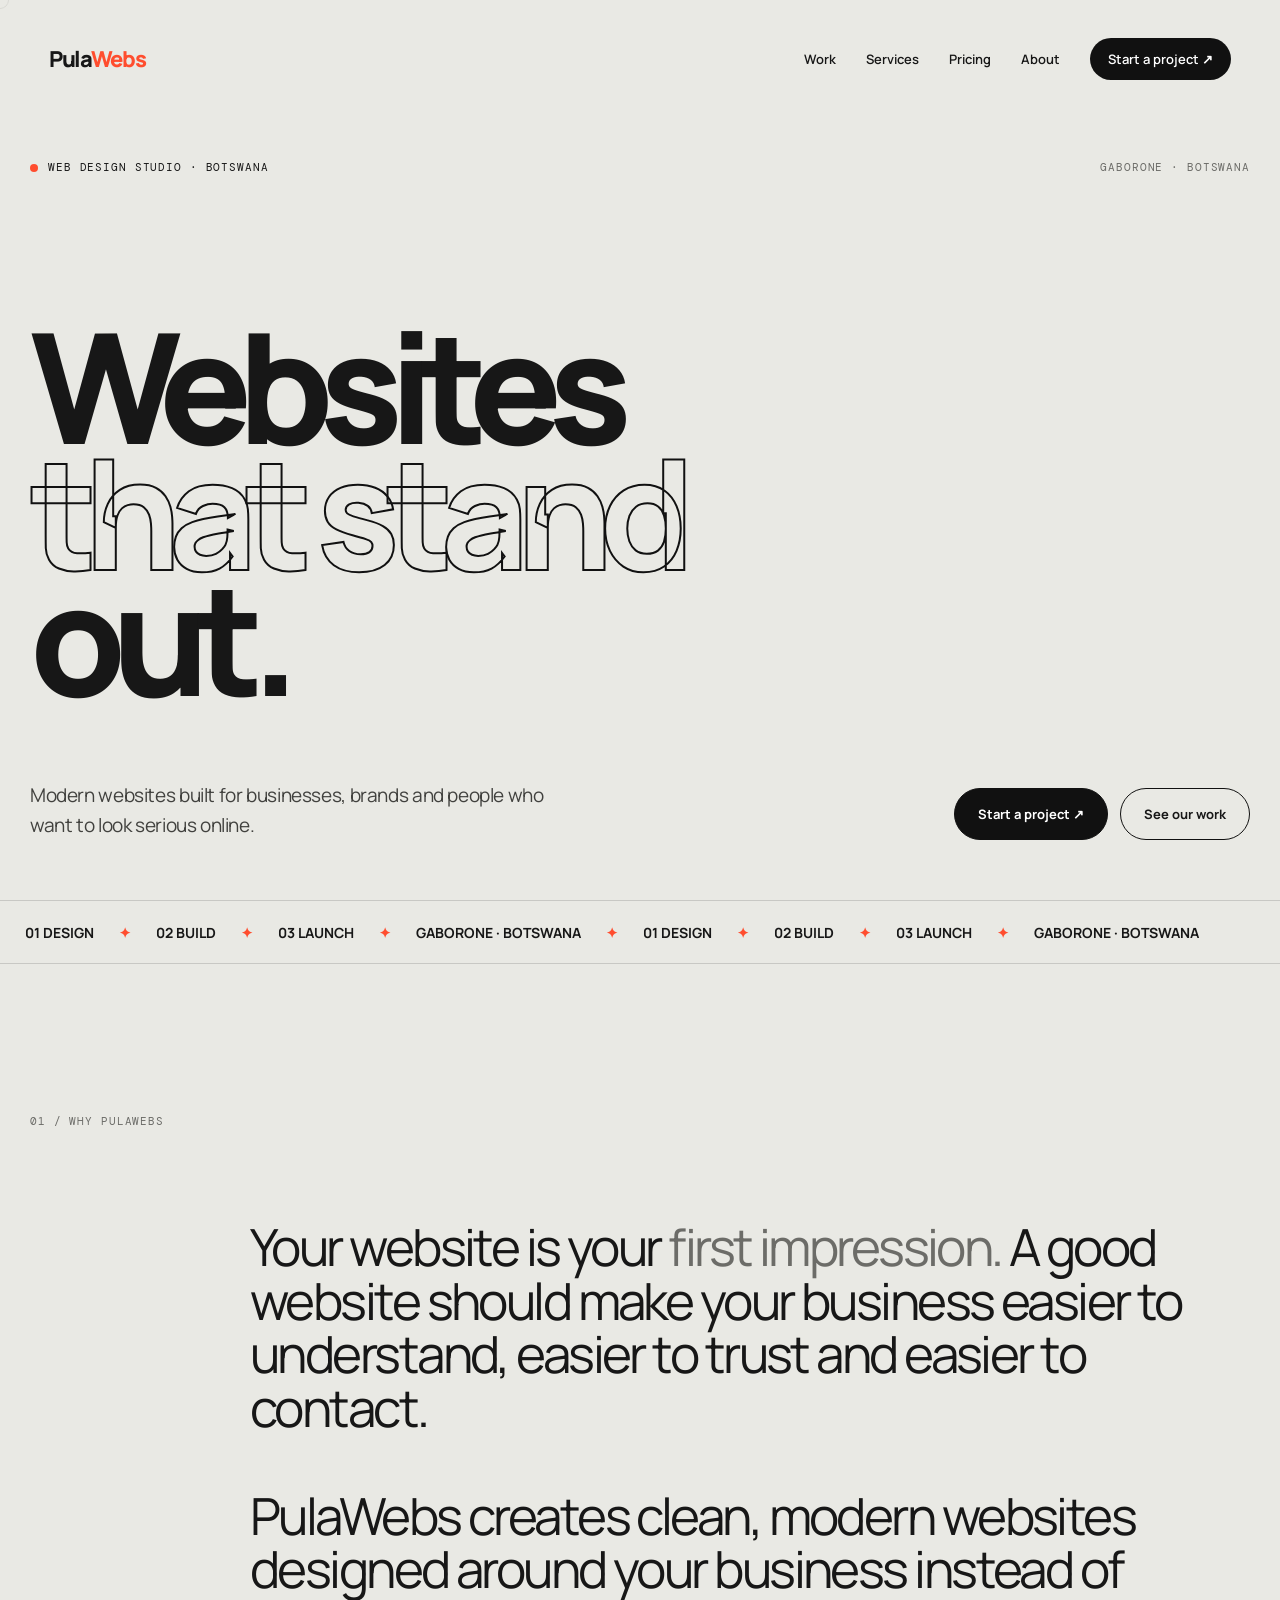
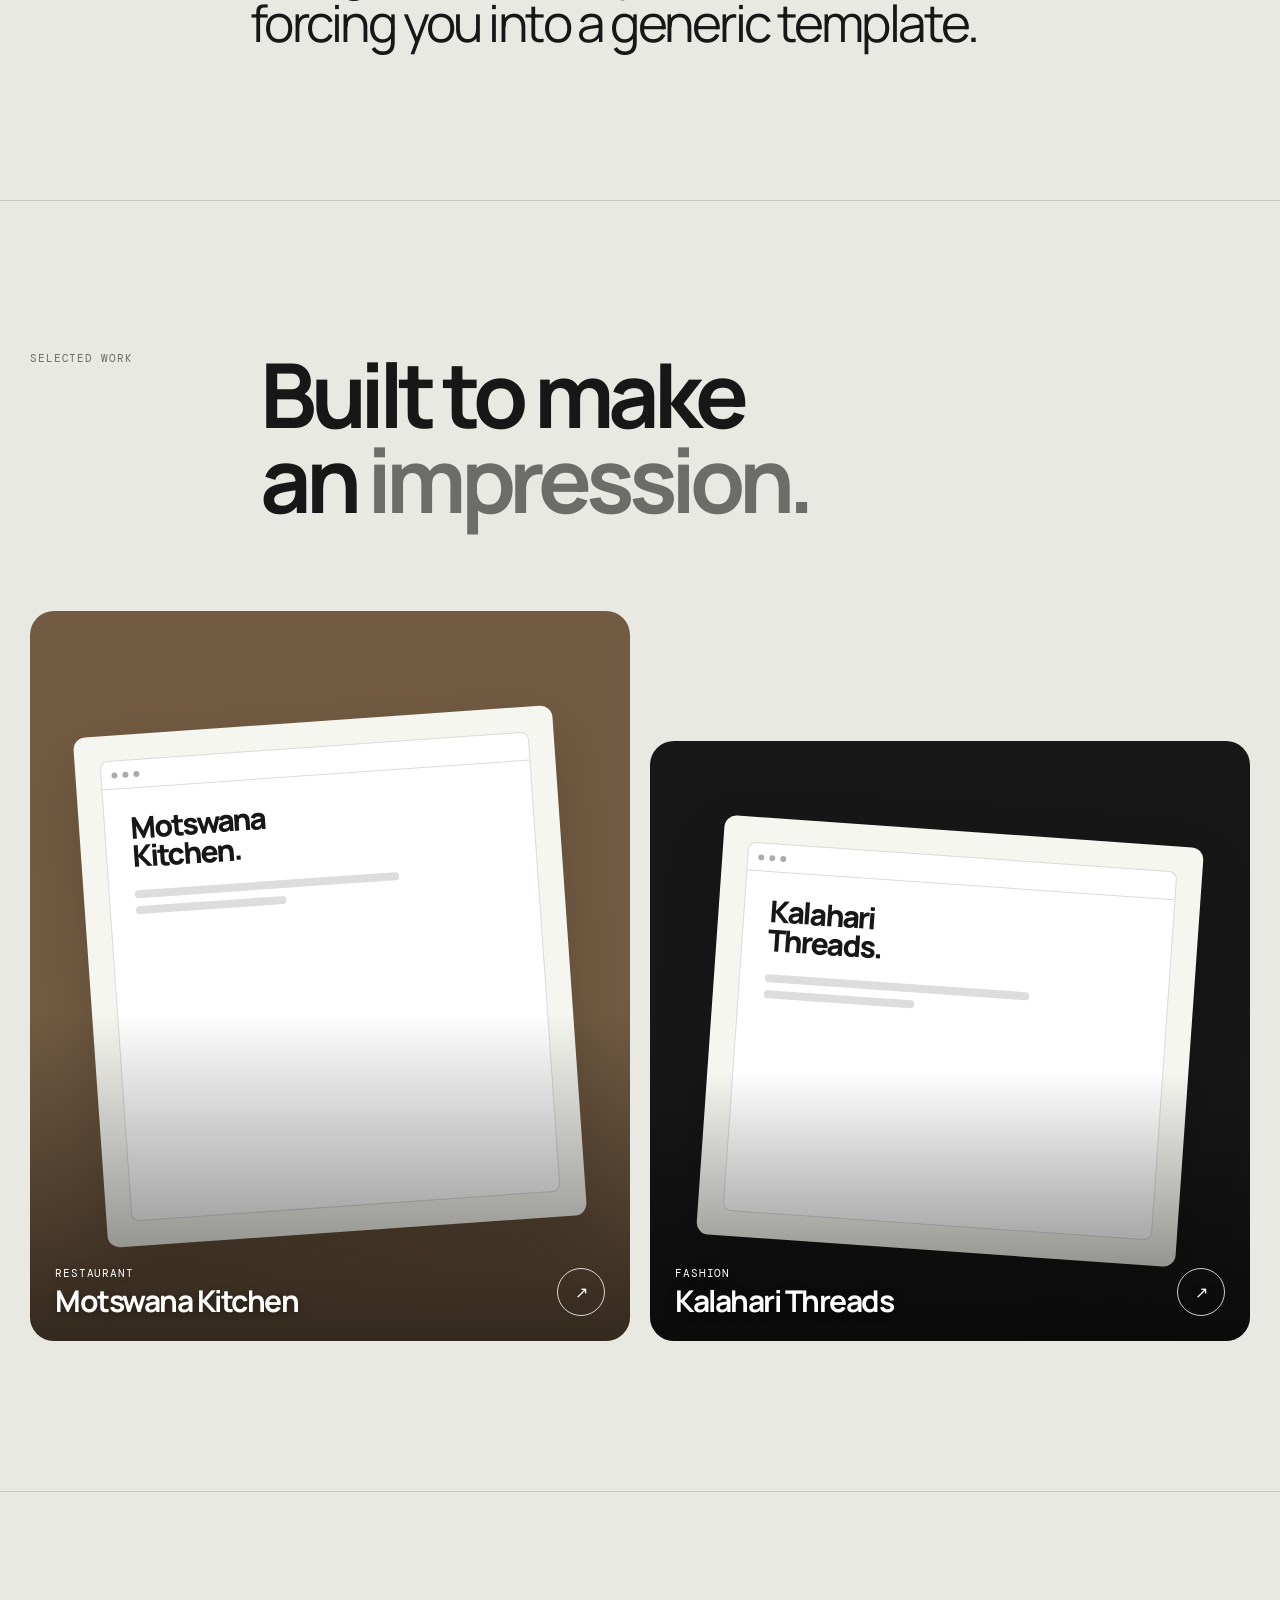
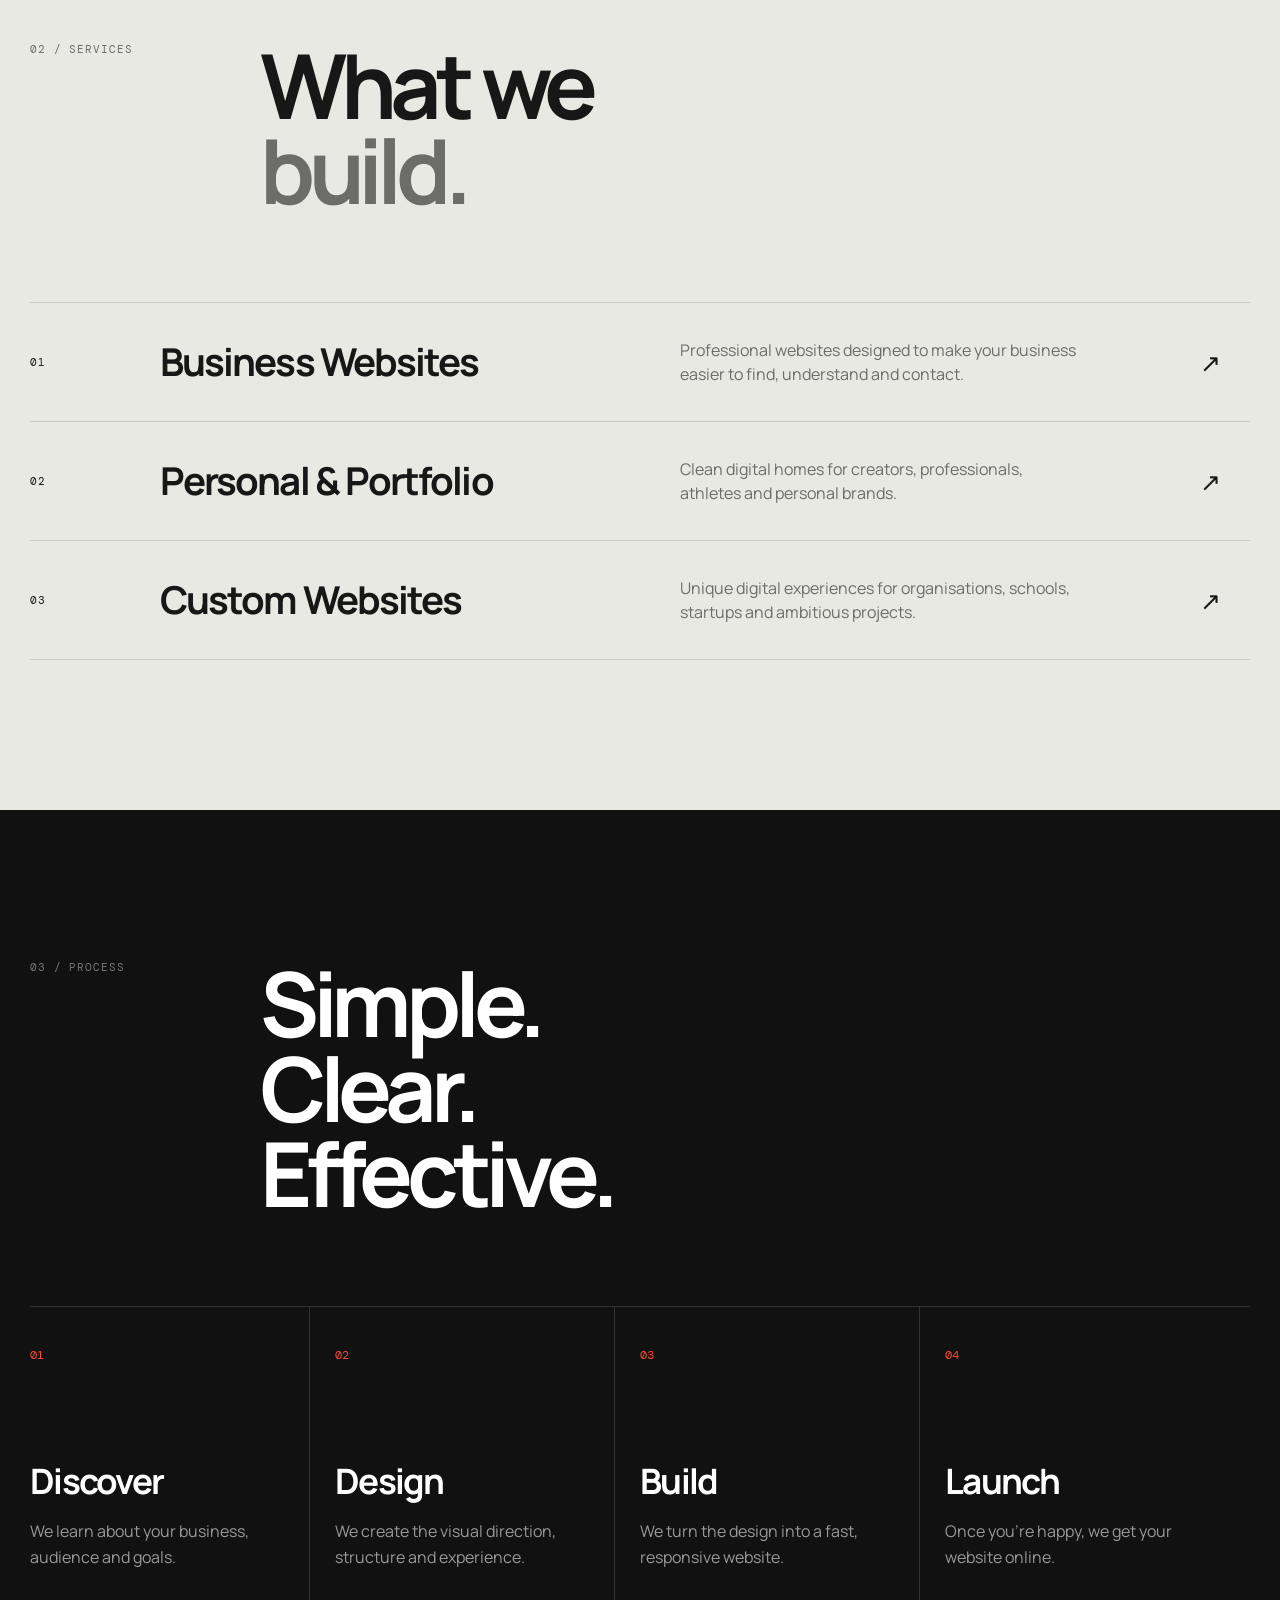
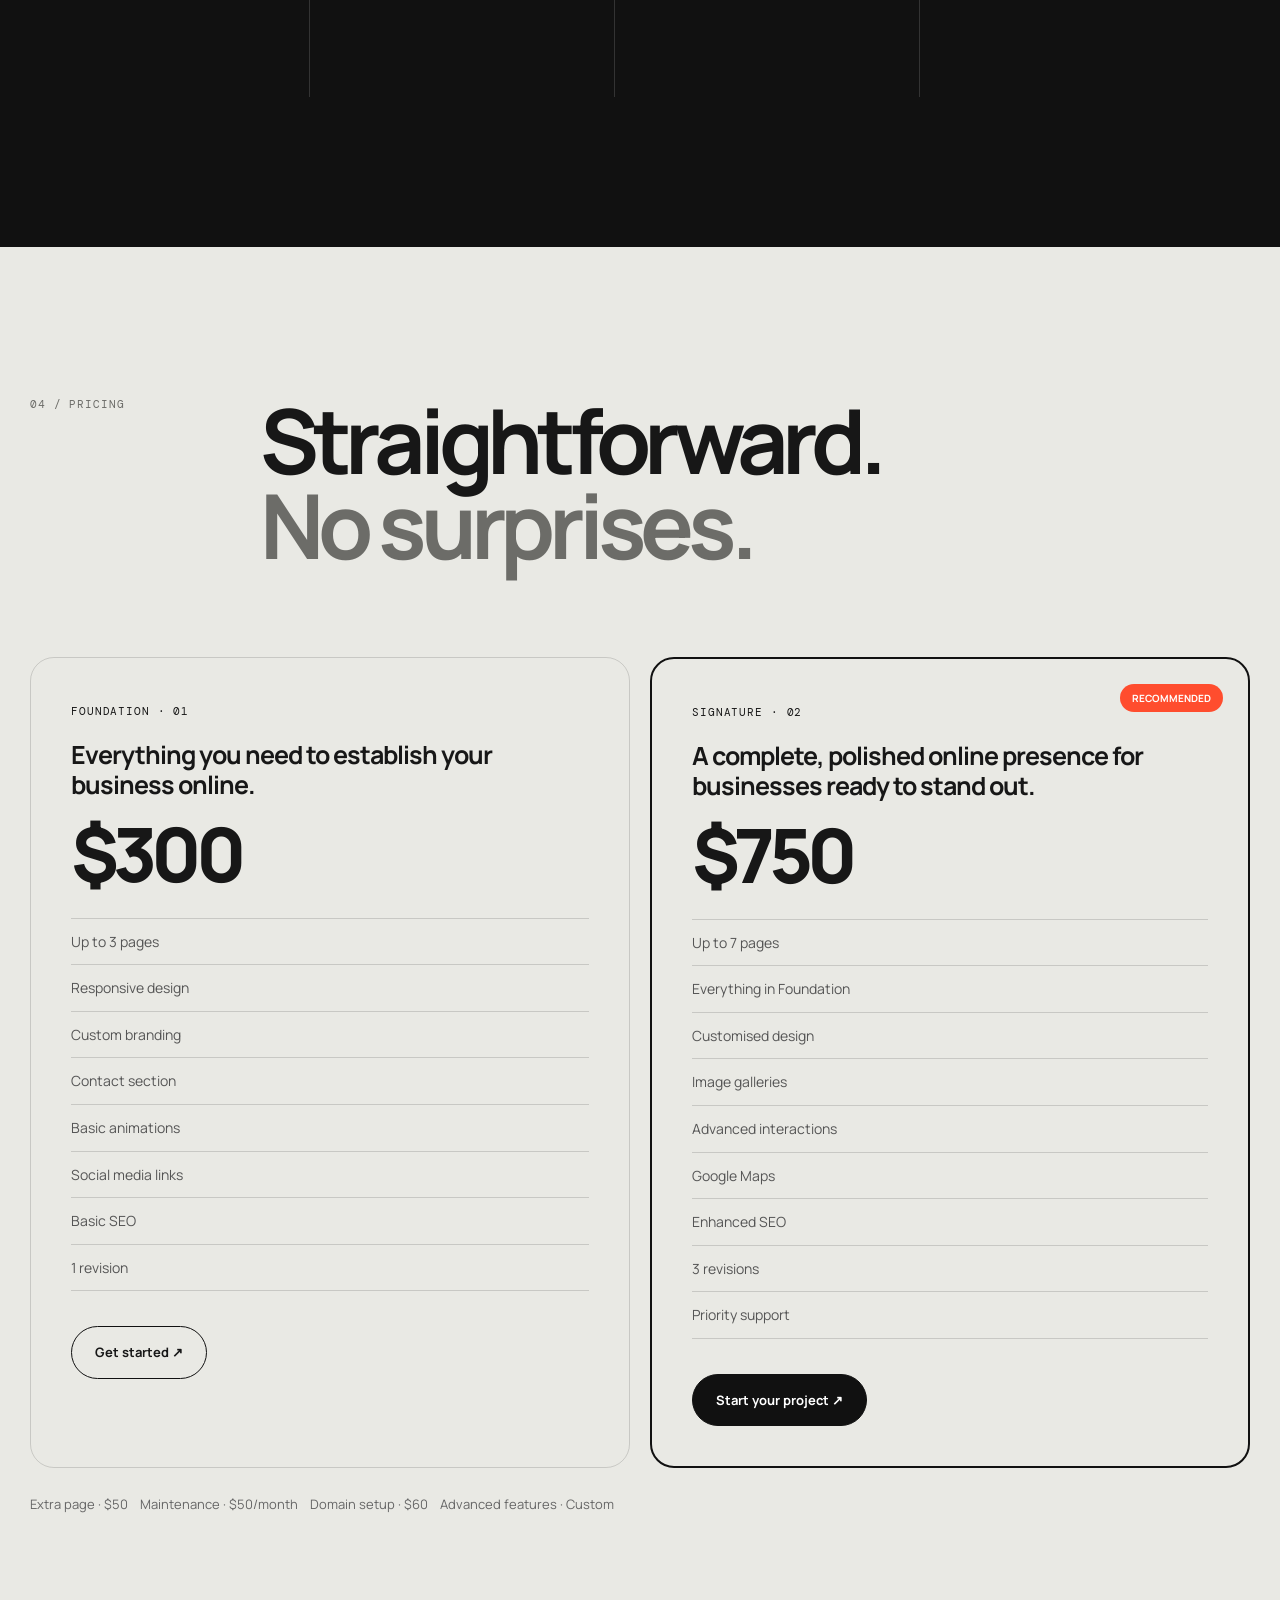
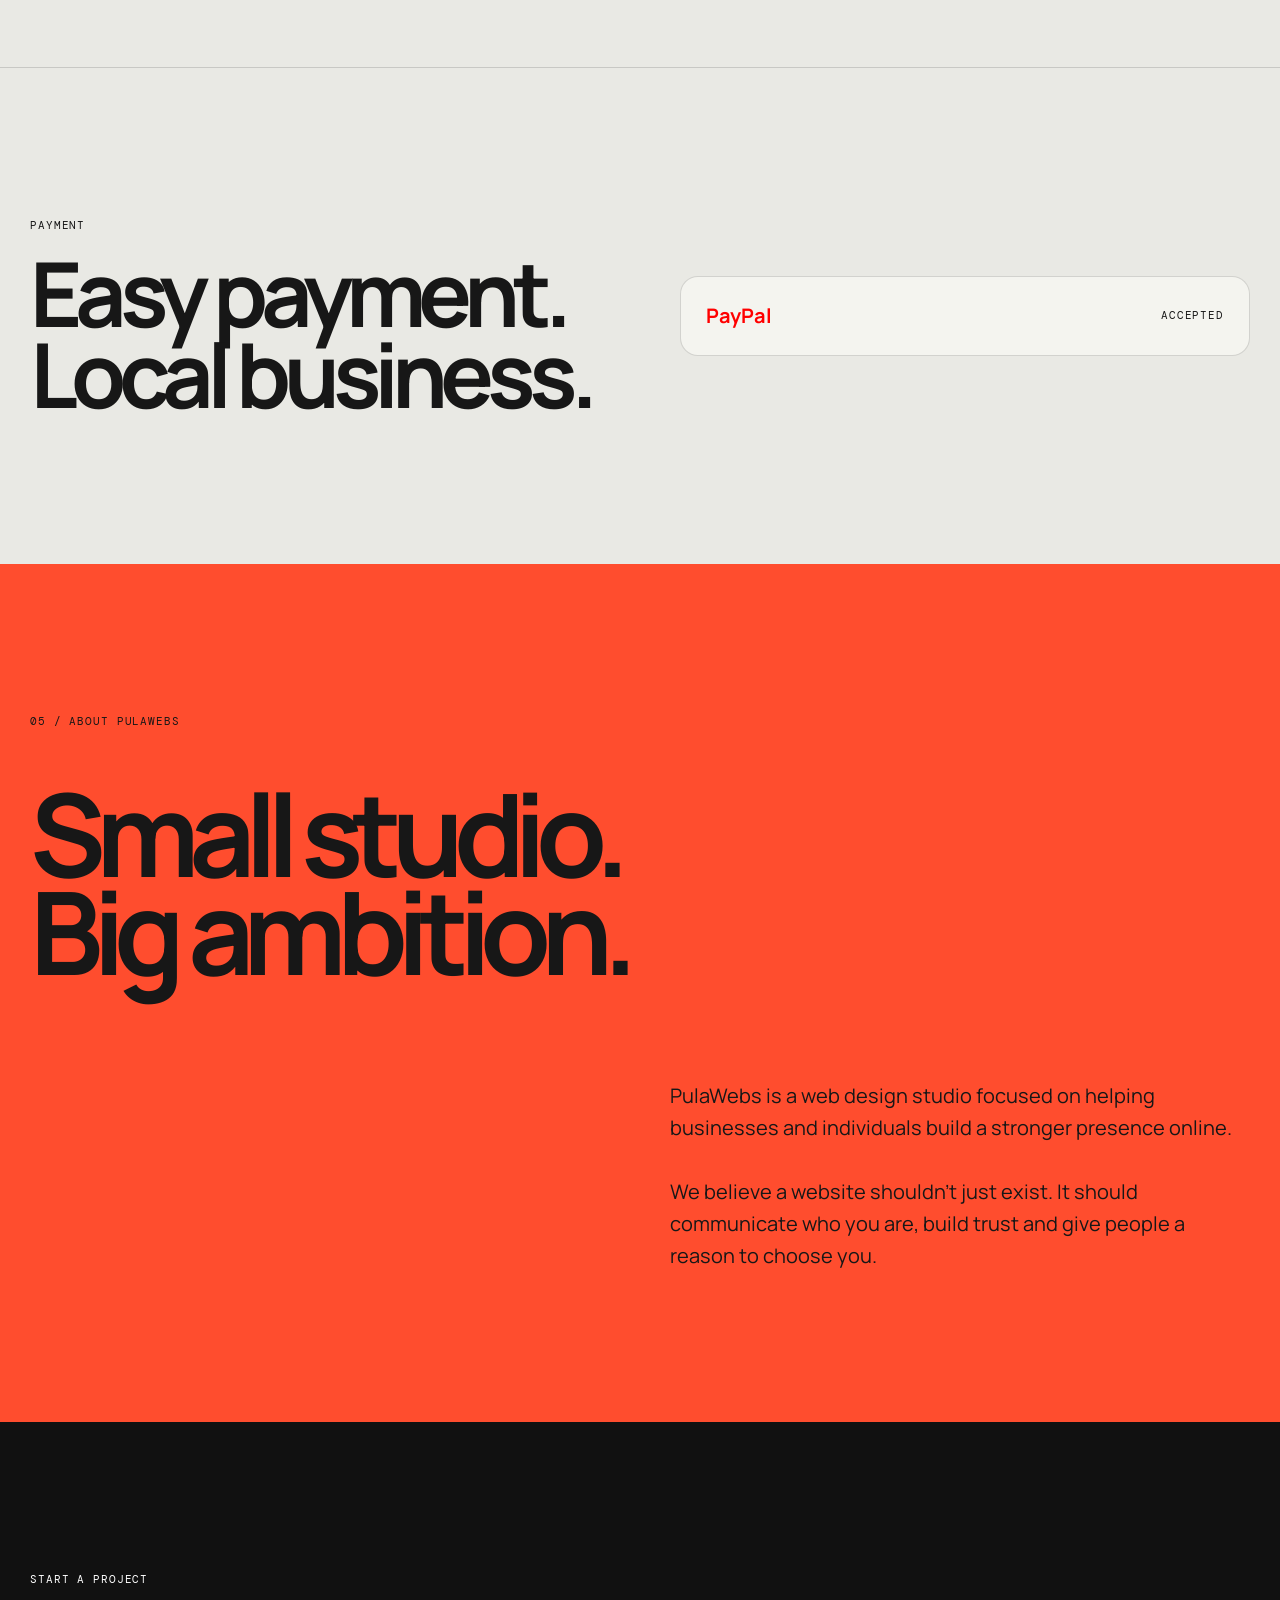
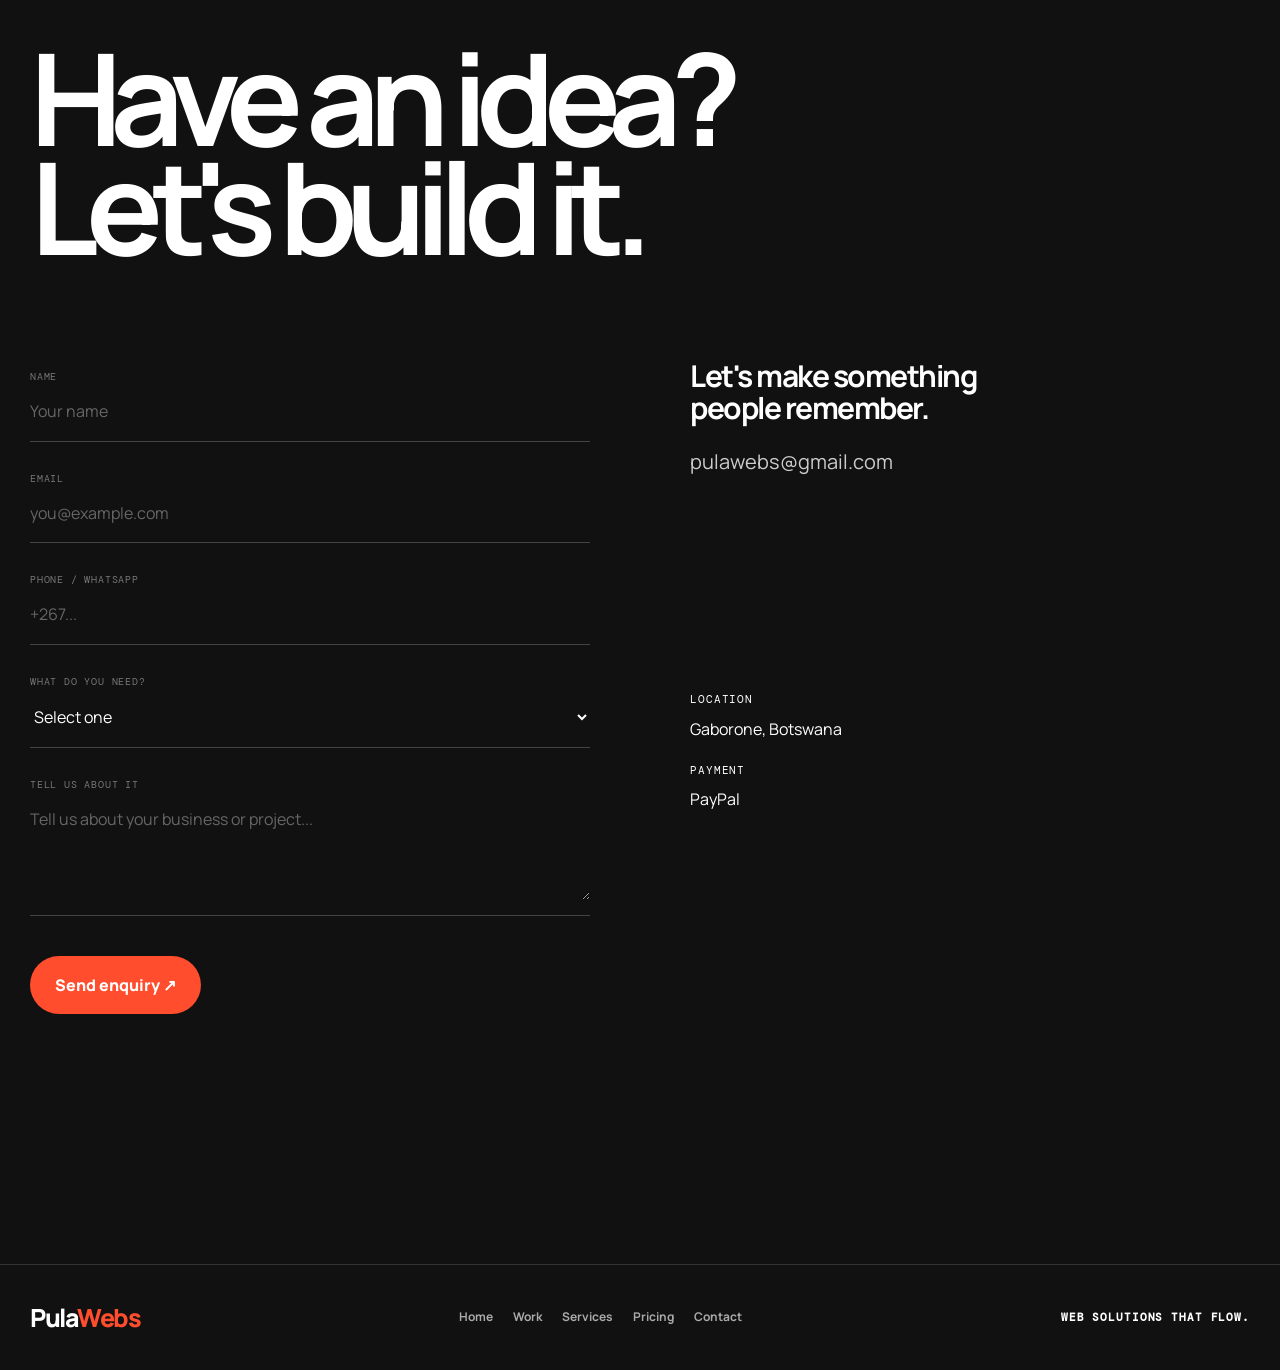
<file: index.html>
<!DOCTYPE html>
<html lang="en">
<head>
  <link rel="stylesheet" href="style.css">
  <meta charset="UTF-8">
  <meta name="viewport" content="width=device-width, initial-scale=1.0">

  <meta
    name="description"
    content="PulaWebs is a Botswana web design studio creating modern websites for businesses, brands and people."
  >

  <title>PulaWebs — Web Design Studio · Botswana</title>

  <link rel="preconnect" href="https://fonts.googleapis.com">
  <link rel="preconnect" href="https://fonts.gstatic.com" crossorigin>

  <link
    href="https://fonts.googleapis.com/css2?family=DM+Mono:wght@400;500&family=Manrope:wght@400;500;600;700;800&display=swap"
    rel="stylesheet"
  >

  <style>
    :root {
      --bg: #e9e9e4;
      --surface: #f4f4ef;
      --dark: #111111;
      --muted: #6c6c68;
      --line: rgba(17,17,17,.15);
      --accent: #ff4d2e;
      --white: #ffffff;
      --radius: 24px;
      --max: 1400px;
    }

    * {
      margin: 0;
      padding: 0;
      box-sizing: border-box;
    }

    html {
      scroll-behavior: smooth;
    }
<script src="script.js"></script>
    body {
      font-family: "Manrope", sans-serif;
      background: var(--bg);
      color: var(--dark);
      overflow-x: hidden;
    }

    a {
      color: inherit;
      text-decoration: none;
    }

    button,
    input,
    textarea,
    select {
      font: inherit;
    }

    .mono {
      font-family: "DM Mono", monospace;
      font-size: 11px;
      letter-spacing: .08em;
      text-transform: uppercase;
    }

    /* =========================
       CURSOR
    ========================= */

    .cursor {
      position: fixed;
      width: 18px;
      height: 18px;
      border: 1px solid var(--dark);
      border-radius: 50%;
      pointer-events: none;
      z-index: 9999;
      transform: translate(-50%, -50%);
      transition:
        width .25s ease,
        height .25s ease,
        background .25s ease,
        border-color .25s ease;
      mix-blend-mode: difference;
    }

    .cursor.active {
      width: 65px;
      height: 65px;
      background: var(--white);
      border-color: var(--white);
    }

    @media (max-width: 800px) {
      .cursor {
        display: none;
      }
    }

    /* =========================
       NAV
    ========================= */

    nav {
      position: fixed;
      top: 0;
      left: 0;
      width: 100%;
      z-index: 1000;
      padding: 22px 30px;
      transition: .35s ease;
    }

    nav.scrolled {
      padding: 14px 20px;
    }

    .nav-inner {
      max-width: var(--max);
      margin: auto;
      display: flex;
      justify-content: space-between;
      align-items: center;
      padding: 15px 18px;
      border: 1px solid transparent;
      transition: .35s ease;
    }

    nav.scrolled .nav-inner {
      background: rgba(233,233,228,.82);
      backdrop-filter: blur(18px);
      border-color: var(--line);
      border-radius: 100px;
    }

    .logo {
      font-size: 22px;
      font-weight: 800;
      letter-spacing: -.06em;
    }

    .logo span {
      color: var(--accent);
    }

    .nav-links {
      display: flex;
      gap: 30px;
      align-items: center;
    }

    .nav-links a {
      font-size: 13px;
      font-weight: 600;
      position: relative;
    }

    .nav-links a::after {
      content: "";
      position: absolute;
      left: 0;
      bottom: -5px;
      width: 0;
      height: 1px;
      background: var(--dark);
      transition: .3s;
    }

    .nav-links a:hover::after {
      width: 100%;
    }

    .nav-cta {
      background: var(--dark);
      color: white;
      padding: 12px 18px;
      border-radius: 100px;
    }

    .nav-cta::after {
      display: none;
    }

    .menu {
      display: none;
      border: 0;
      background: none;
      font-size: 22px;
      cursor: pointer;
    }

    /* =========================
       HERO
    ========================= */

    .hero {
      min-height: 100vh;
      max-width: var(--max);
      margin: auto;
      padding: 160px 30px 60px;
      display: flex;
      flex-direction: column;
      justify-content: space-between;
    }

    .hero-top {
      display: flex;
      justify-content: space-between;
      align-items: flex-start;
    }

    .eyebrow {
      display: flex;
      align-items: center;
      gap: 10px;
    }

    .dot {
      width: 8px;
      height: 8px;
      background: var(--accent);
      border-radius: 50%;
      animation: pulse 1.8s infinite;
    }

    @keyframes pulse {
      0%,100% {
        opacity: 1;
        transform: scale(1);
      }

      50% {
        opacity: .4;
        transform: scale(.7);
      }
    }

    .hero-location {
      text-align: right;
    }

    .hero-title {
      margin-top: 80px;
      font-size: clamp(70px, 12vw, 190px);
      line-height: .82;
      letter-spacing: -.09em;
      font-weight: 800;
      max-width: 1250px;
    }

    .hero-title .outline {
      color: transparent;
      -webkit-text-stroke: 2px var(--dark);
    }

    .hero-bottom {
      margin-top: 80px;
      display: grid;
      grid-template-columns: 1fr 1fr;
      gap: 40px;
      align-items: end;
    }

    .hero-description {
      max-width: 530px;
      font-size: 19px;
      line-height: 1.55;
      color: #41413e;
    }

    .hero-actions {
      display: flex;
      justify-content: flex-end;
      gap: 12px;
    }

    .button {
      display: inline-flex;
      align-items: center;
      justify-content: center;
      gap: 12px;
      padding: 16px 23px;
      border-radius: 100px;
      border: 1px solid var(--dark);
      transition: .3s ease;
      font-size: 13px;
      font-weight: 700;
    }

    .button.primary {
      background: var(--dark);
      color: var(--white);
    }

    .button:hover {
      transform: translateY(-4px);
    }

    .button.primary:hover {
      background: var(--accent);
      border-color: var(--accent);
    }

    /* =========================
       MARQUEE
    ========================= */

    .marquee {
      overflow: hidden;
      border-top: 1px solid var(--line);
      border-bottom: 1px solid var(--line);
      padding: 20px 0;
      white-space: nowrap;
    }

    .marquee-track {
      display: inline-flex;
      animation: marquee 25s linear infinite;
    }

    .marquee span {
      font-size: 14px;
      font-weight: 700;
      text-transform: uppercase;
      margin: 0 25px;
    }

    .marquee .orange {
      color: var(--accent);
    }

    @keyframes marquee {
      from {
        transform: translateX(0);
      }

      to {
        transform: translateX(-50%);
      }
    }

    /* =========================
       SECTION
    ========================= */

    section {
      max-width: var(--max);
      margin: auto;
      padding: 150px 30px;
    }

    .section-header {
      display: grid;
      grid-template-columns: 180px 1fr;
      gap: 50px;
      margin-bottom: 90px;
    }

    .section-number {
      color: var(--muted);
    }

    .section-title {
      font-size: clamp(48px, 7vw, 100px);
      line-height: .95;
      letter-spacing: -.07em;
      max-width: 900px;
    }

    .section-title em {
      font-style: normal;
      color: var(--muted);
    }

    /* =========================
       INTRO
    ========================= */

    .intro {
      border-bottom: 1px solid var(--line);
    }

    .intro-text {
      max-width: 1000px;
      margin-left: auto;
      font-size: clamp(32px, 4vw, 65px);
      line-height: 1.05;
      letter-spacing: -.05em;
    }

    .intro-text span {
      color: var(--muted);
    }

    /* =========================
       WORK
    ========================= */

    .work-grid {
      display: grid;
      grid-template-columns: 1fr 1fr;
      gap: 20px;
    }

    .project {
      position: relative;
      min-height: 600px;
      overflow: hidden;
      border-radius: var(--radius);
      background: #cfcfca;
      transition: .5s cubic-bezier(.2,.8,.2,1);
    }

    .project:nth-child(2) {
      margin-top: 130px;
    }

    .project:hover {
      transform: translateY(-12px);
    }

    .project-image {
      position: absolute;
      inset: 0;
      display: flex;
      align-items: center;
      justify-content: center;
      overflow: hidden;
    }

    .project-visual {
      width: 80%;
      height: 70%;
      background: #f6f6f1;
      border-radius: 12px;
      box-shadow: 0 25px 60px rgba(0,0,0,.16);
      transform: rotate(-4deg);
      transition: .7s cubic-bezier(.2,.8,.2,1);
      padding: 25px;
    }

    .project:nth-child(2) .project-visual {
      transform: rotate(4deg);
    }

    .project:hover .project-visual {
      transform: rotate(0) scale(1.04);
    }

    .mock-browser {
      width: 100%;
      height: 100%;
      border: 1px solid var(--line);
      border-radius: 8px;
      overflow: hidden;
    }

    .browser-bar {
      height: 28px;
      border-bottom: 1px solid var(--line);
      display: flex;
      gap: 5px;
      align-items: center;
      padding: 0 10px;
    }

    .browser-dot {
      width: 6px;
      height: 6px;
      background: var(--dark);
      border-radius: 50%;
      opacity: .35;
    }

    .browser-content {
      padding: 25px;
    }

    .mock-title {
      font-size: 30px;
      font-weight: 800;
      letter-spacing: -.06em;
      margin-bottom: 20px;
    }

    .mock-line {
      height: 8px;
      width: 70%;
      background: #ddd;
      margin-bottom: 8px;
      border-radius: 10px;
    }

    .mock-line.small {
      width: 40%;
    }

    .project-info {
      position: absolute;
      left: 25px;
      right: 25px;
      bottom: 25px;
      display: flex;
      justify-content: space-between;
      align-items: end;
      color: white;
      z-index: 2;
      text-shadow: 0 2px 10px rgba(0,0,0,.4);
    }

    .project-info h3 {
      font-size: 30px;
      letter-spacing: -.05em;
      margin-top: 5px;
    }

    .project-link {
      width: 48px;
      height: 48px;
      border: 1px solid rgba(255,255,255,.8);
      border-radius: 50%;
      display: grid;
      place-items: center;
      transition: .3s;
    }

    .project:hover .project-link {
      background: white;
      color: black;
      transform: rotate(45deg);
    }

    .project-one {
      background: #725b42;
    }

    .project-two {
      background: #171717;
    }

    /* =========================
       SERVICES
    ========================= */

    .services {
      border-top: 1px solid var(--line);
    }

    .service-list {
      border-top: 1px solid var(--line);
    }

    .service {
      display: grid;
      grid-template-columns: 100px 1fr 1fr 50px;
      gap: 30px;
      align-items: center;
      padding: 35px 0;
      border-bottom: 1px solid var(--line);
      transition: .35s;
    }

    .service:hover {
      padding-left: 20px;
      padding-right: 20px;
      background: rgba(255,255,255,.35);
    }

    .service h3 {
      font-size: clamp(25px, 3vw, 40px);
      letter-spacing: -.05em;
    }

    .service p {
      color: var(--muted);
      line-height: 1.5;
      max-width: 400px;
    }

    .service-arrow {
      font-size: 25px;
      transition: .3s;
    }

    .service:hover .service-arrow {
      transform: rotate(45deg);
      color: var(--accent);
    }

    /* =========================
       PROCESS
    ========================= */

    .process {
      background: var(--dark);
      color: white;
      max-width: none;
      padding-left: max(30px, calc((100vw - 1340px)/2));
      padding-right: max(30px, calc((100vw - 1340px)/2));
    }

    .process .section-number {
      color: #777;
    }

    .process-grid {
      display: grid;
      grid-template-columns: repeat(4, 1fr);
      border-top: 1px solid #333;
    }

    .process-card {
      padding: 35px 25px 35px 0;
      border-right: 1px solid #333;
      margin-right: 25px;
    }

    .process-card:last-child {
      border-right: 0;
    }

    .process-card-number {
      font-family: "DM Mono", monospace;
      color: var(--accent);
      font-size: 12px;
    }

    .process-card h3 {
      font-size: 35px;
      letter-spacing: -.05em;
      margin: 100px 0 20px;
    }

    .process-card p {
      color: #999;
      line-height: 1.6;
      max-width: 250px;
    }

    /* =========================
       PRICING
    ========================= */

    .pricing-grid {
      display: grid;
      grid-template-columns: 1fr 1fr;
      gap: 20px;
    }

    .price-card {
      border: 1px solid var(--line);
      border-radius: var(--radius);
      padding: 40px;
      position: relative;
      transition: .4s;
    }

    .price-card:hover {
      transform: translateY(-8px);
      background: var(--surface);
    }

    .price-card.recommended {
      border: 2px solid var(--dark);
    }

    .recommended-label {
      position: absolute;
      right: 25px;
      top: 25px;
      background: var(--accent);
      color: white;
      padding: 7px 12px;
      border-radius: 100px;
      font-size: 10px;
      font-weight: 700;
    }

    .price-card h3 {
      font-size: 25px;
      margin: 20px 0;
    }

    .price {
      font-size: 75px;
      font-weight: 800;
      letter-spacing: -.08em;
      margin-bottom: 30px;
    }

    .price span {
      font-size: 15px;
      color: var(--muted);
      letter-spacing: 0;
    }

    .features {
      list-style: none;
      border-top: 1px solid var(--line);
      margin-bottom: 35px;
    }

    .features li {
      padding: 13px 0;
      border-bottom: 1px solid var(--line);
      color: #555;
      font-size: 14px;
    }

    /* =========================
       PAYMENT
    ========================= */

    .payment {
      display: grid;
      grid-template-columns: 1fr 1fr;
      gap: 80px;
      align-items: center;
      border-top: 1px solid var(--line);
    }

    .payment h2 {
      font-size: clamp(50px, 7vw, 100px);
      line-height: .9;
      letter-spacing: -.08em;
    }

    .payment-options {
      display: grid;
      gap: 15px;
    }

    .payment-card {
      padding: 25px;
      border: 1px solid var(--line);
      border-radius: 18px;
      display: flex;
      justify-content: space-between;
      align-items: center;
      background: var(--surface);
    }

    .payment-card strong {
      font-size: 20px;
    }

    .payment-card:first-child strong {
      color: #d97700;
    }

    .payment-card:last-child strong {
      color: red;
    }

    /* =========================
       ABOUT
    ========================= */

    .about {
      background: var(--accent);
      max-width: none;
      padding-left: max(30px, calc((100vw - 1340px)/2));
      padding-right: max(30px, calc((100vw - 1340px)/2));
    }

    .about h2 {
      font-size: clamp(60px, 9vw, 130px);
      letter-spacing: -.09em;
      line-height: .85;
      max-width: 1100px;
    }

    .about-bottom {
      margin-top: 100px;
      display: grid;
      grid-template-columns: 1fr 1fr;
      gap: 60px;
    }

    .about-bottom p {
      font-size: 20px;
      line-height: 1.6;
      max-width: 600px;
    }

    /* =========================
       CONTACT
    ========================= */

    .contact {
      background: var(--dark);
      color: white;
      max-width: none;
      padding-left: max(30px, calc((100vw - 1340px)/2));
      padding-right: max(30px, calc((100vw - 1340px)/2));
    }

    .contact-title {
      font-size: clamp(60px, 10vw, 150px);
      line-height: .85;
      letter-spacing: -.09em;
      margin-bottom: 100px;
    }

    .contact-layout {
      display: grid;
      grid-template-columns: 1fr 1fr;
      gap: 100px;
    }

    form {
      display: grid;
      gap: 20px;
    }

    .field {
      border-bottom: 1px solid #444;
      padding: 10px 0;
    }

    .field label {
      display: block;
      font-family: "DM Mono", monospace;
      font-size: 10px;
      text-transform: uppercase;
      color: #777;
      margin-bottom: 8px;
    }

    .field input,
    .field textarea,
    .field select {
      width: 100%;
      background: transparent;
      border: 0;
      outline: none;
      color: white;
      padding: 8px 0;
    }

    .field select {
      color: white;
    }

    .field option {
      color: black;
    }

    .field textarea {
      min-height: 100px;
      resize: vertical;
    }

    .contact-button {
      margin-top: 20px;
      border: 0;
      background: var(--accent);
      color: white;
      padding: 18px 25px;
      border-radius: 100px;
      cursor: pointer;
      font-weight: 800;
      transition: .3s;
    }

    .contact-button:hover {
      transform: translateY(-4px);
    }

    .contact-details {
      display: flex;
      flex-direction: column;
      justify-content: space-between;
    }

    .contact-details h3 {
      font-size: 30px;
      margin-bottom: 25px;
    }

    .contact-link {
      display: block;
      font-size: 20px;
      margin-bottom: 12px;
      color: #ccc;
      transition: .3s;
    }

    .contact-link:hover {
      color: var(--accent);
    }

    /* =========================
       FOOTER
    ========================= */

    footer {
      background: var(--dark);
      color: white;
      padding: 35px 30px;
      border-top: 1px solid #333;
    }

    .footer-inner {
      max-width: var(--max);
      margin: auto;
      display: flex;
      justify-content: space-between;
      align-items: center;
    }

    .footer-logo {
      font-size: 25px;
      font-weight: 800;
      letter-spacing: -.06em;
    }

    .footer-logo span {
      color: var(--accent);
    }

    .footer-links {
      display: flex;
      gap: 20px;
      font-size: 12px;
      color: #aaa;
    }

    /* =========================
       REVEAL
    ========================= */

    .reveal {
      opacity: 0;
      transform: translateY(45px);
      transition: opacity .9s ease, transform .9s ease;
    }

    .reveal.visible {
      opacity: 1;
      transform: translateY(0);
    }

    /* =========================
       MOBILE
    ========================= */

    @media (max-width: 900px) {

      nav {
        padding: 12px;
      }

      .nav-inner {
        padding: 13px 15px;
      }

      .nav-links {
        position: fixed;
        top: 75px;
        left: 12px;
        right: 12px;
        background: var(--dark);
        color: white;
        border-radius: 20px;
        padding: 25px;
        display: none;
        flex-direction: column;
        align-items: flex-start;
      }

      .nav-links.active {
        display: flex;
      }

      .menu {
        display: block;
      }

      .hero {
        padding: 130px 20px 50px;
      }

      .hero-top {
        flex-direction: column;
        gap: 20px;
      }

      .hero-location {
        text-align: left;
      }

      .hero-title {
        margin-top: 70px;
      }

      .hero-bottom {
        grid-template-columns: 1fr;
      }

      .hero-actions {
        justify-content: flex-start;
        flex-wrap: wrap;
      }

      section {
        padding: 100px 20px;
      }

      .section-header {
        grid-template-columns: 1fr;
        gap: 20px;
        margin-bottom: 55px;
      }

      .work-grid,
      .pricing-grid,
      .payment,
      .contact-layout {
        grid-template-columns: 1fr;
      }

      .project {
        min-height: 500px;
      }

      .project:nth-child(2) {
        margin-top: 0;
      }

      .service {
        grid-template-columns: 50px 1fr 30px;
      }

      .service p {
        display: none;
      }

      .process-grid {
        grid-template-columns: 1fr 1fr;
      }

      .process-card {
        border-bottom: 1px solid #333;
        padding-bottom: 45px;
        margin-bottom: 20px;
      }

      .process-card h3 {
        margin-top: 60px;
      }

      .about,
      .process,
      .contact {
        padding-left: 20px;
        padding-right: 20px;
      }

      .about-bottom {
        grid-template-columns: 1fr;
        margin-top: 60px;
      }

      .contact-layout {
        gap: 60px;
      }

      .footer-inner {
        flex-direction: column;
        align-items: flex-start;
        gap: 25px;
      }
    }

    @media (max-width: 550px) {

      .hero-title {
        font-size: 64px;
      }

      .section-title {
        font-size: 48px;
      }

      .project {
        min-height: 430px;
      }

      .project-visual {
        width: 88%;
        height: 62%;
      }

      .process-grid {
        grid-template-columns: 1fr;
      }

      .price-card {
        padding: 28px;
      }

      .price {
        font-size: 60px;
      }

      .footer-links {
        flex-wrap: wrap;
      }
    }
  </style>
</head>

<body>

  <div class="cursor"></div>

  <!-- =========================
       NAVIGATION
  ========================== -->

  <nav id="navbar">
    <div class="nav-inner">

      <a href="#home" class="logo">
        Pula<span>Webs</span>
      </a>

      <div class="nav-links" id="navLinks">
        <a href="#work">Work</a>
        <a href="#services">Services</a>
        <a href="#pricing">Pricing</a>
        <a href="#about">About</a>
        <a href="#contact" class="nav-cta">Start a project ↗</a>
      </div>

      <button class="menu" id="menuButton">
        ☰
      </button>

    </div>
  </nav>


  <!-- =========================
       HERO
  ========================== -->

  <main>

    <section class="hero" id="home">

      <div class="hero-top">

        <div class="eyebrow mono">
          <span class="dot"></span>
          Web Design Studio · Botswana
        </div>

        <div class="hero-location mono">
          Gaborone · Botswana
        </div>

      </div>

      <div>

        <h1 class="hero-title reveal">
          Websites<br>
          <span class="outline">that stand</span><br>
          out.
        </h1>

        <div class="hero-bottom">

          <p class="hero-description reveal">
            Modern websites built for businesses,
            brands and people who want to look serious online.
          </p>

          <div class="hero-actions reveal">

            <a href="#contact" class="button primary magnetic">
              Start a project ↗
            </a>

            <a href="#work" class="button magnetic">
              See our work
            </a>

          </div>

        </div>

      </div>

    </section>


    <!-- =========================
         MARQUEE
    ========================== -->

    <div class="marquee">

      <div class="marquee-track">

        <span>01 Design</span>
        <span class="orange">✦</span>
        <span>02 Build</span>
        <span class="orange">✦</span>
        <span>03 Launch</span>
        <span class="orange">✦</span>
        <span>Gaborone · Botswana</span>
        <span class="orange">✦</span>

        <span>01 Design</span>
        <span class="orange">✦</span>
        <span>02 Build</span>
        <span class="orange">✦</span>
        <span>03 Launch</span>
        <span class="orange">✦</span>
        <span>Gaborone · Botswana</span>

      </div>

    </div>


    <!-- =========================
         INTRO
    ========================== -->

    <section class="intro">

      <div class="section-header reveal">
        <div class="section-number mono">
          01 / Why PulaWebs
        </div>

        <div></div>
      </div>

      <p class="intro-text reveal">
        Your website is your <span>first impression.</span>
        A good website should make your business easier
        to understand, easier to trust and easier to contact.
        <br><br>
        PulaWebs creates clean, modern websites designed
        around your business instead of forcing you into
        a generic template.
      </p>

    </section>


    <!-- =========================
         WORK
    ========================== -->

    <section id="work">

      <div class="section-header reveal">

        <div class="section-number mono">
          Selected Work
        </div>

        <h2 class="section-title">
          Built to make<br>
          an <em>impression.</em>
        </h2>

      </div>


      <div class="work-grid">

        <!-- DEMO 01 -->

        <article class="project project-one reveal">

          <div class="project-image">

            <div class="project-visual">

              <div class="mock-browser">

                <div class="browser-bar">
                  <span class="browser-dot"></span>
                  <span class="browser-dot"></span>
                  <span class="browser-dot"></span>
                </div>

                <div class="browser-content">

                  <div class="mock-title">
                    Motswana<br>
                    Kitchen.
                  </div>

                  <div class="mock-line"></div>
                  <div class="mock-line small"></div>

                </div>

              </div>

            </div>

          </div>

          <div class="project-info">

            <div>
              <div class="mono">Restaurant</div>
              <h3>Motswana Kitchen</h3>
            </div>

            <a
              class="project-link"
              href="https://pulawebs.com/demos/motswana%20kitchen/index.html"
              target="_blank"
              rel="noopener"
            >
              ↗
            </a>

          </div>

        </article>


        <!-- DEMO 02 -->

        <article class="project project-two reveal">

          <div class="project-image">

            <div class="project-visual">

              <div class="mock-browser">

                <div class="browser-bar">
                  <span class="browser-dot"></span>
                  <span class="browser-dot"></span>
                  <span class="browser-dot"></span>
                </div>

                <div class="browser-content">

                  <div class="mock-title">
                    Kalahari<br>
                    Threads.
                  </div>

                  <div class="mock-line"></div>
                  <div class="mock-line small"></div>

                </div>

              </div>

            </div>

          </div>

          <div class="project-info">

            <div>
              <div class="mono">Fashion</div>
              <h3>Kalahari Threads</h3>
            </div>

            <a
              class="project-link"
              href="https://pulawebs.com/demos/kalahari%20threads/index.html"
              target="_blank"
              rel="noopener"
            >
              ↗
            </a>

          </div>

        </article>

      </div>

    </section>


    <!-- =========================
         SERVICES
    ========================== -->

    <section class="services" id="services">

      <div class="section-header reveal">

        <div class="section-number mono">
          02 / Services
        </div>

        <h2 class="section-title">
          What we<br>
          <em>build.</em>
        </h2>

      </div>


      <div class="service-list">

        <div class="service reveal">

          <span class="mono">01</span>

          <h3>Business Websites</h3>

          <p>
            Professional websites designed to make
            your business easier to find, understand
            and contact.
          </p>

          <span class="service-arrow">↗</span>

        </div>


        <div class="service reveal">

          <span class="mono">02</span>

          <h3>Personal & Portfolio</h3>

          <p>
            Clean digital homes for creators,
            professionals, athletes and personal brands.
          </p>

          <span class="service-arrow">↗</span>

        </div>


        <div class="service reveal">

          <span class="mono">03</span>

          <h3>Custom Websites</h3>

          <p>
            Unique digital experiences for organisations,
            schools, startups and ambitious projects.
          </p>

          <span class="service-arrow">↗</span>

        </div>

      </div>

    </section>


    <!-- =========================
         PROCESS
    ========================== -->

    <section class="process">

      <div class="section-header reveal">

        <div class="section-number mono">
          03 / Process
        </div>

        <h2 class="section-title">
          Simple.<br>
          Clear.<br>
          Effective.
        </h2>

      </div>


      <div class="process-grid">

        <div class="process-card reveal">

          <span class="process-card-number">01</span>

          <h3>Discover</h3>

          <p>
            We learn about your business,
            audience and goals.
          </p>

        </div>


        <div class="process-card reveal">

          <span class="process-card-number">02</span>

          <h3>Design</h3>

          <p>
            We create the visual direction,
            structure and experience.
          </p>

        </div>


        <div class="process-card reveal">

          <span class="process-card-number">03</span>

          <h3>Build</h3>

          <p>
            We turn the design into a fast,
            responsive website.
          </p>

        </div>


        <div class="process-card reveal">

          <span class="process-card-number">04</span>

          <h3>Launch</h3>

          <p>
            Once you're happy, we get your
            website online.
          </p>

        </div>

      </div>

    </section>


    <!-- =========================
         PRICING
    ========================== -->

    <section id="pricing">

      <div class="section-header reveal">

        <div class="section-number mono">
          04 / Pricing
        </div>

        <h2 class="section-title">
          Straightforward.<br>
          <em>No surprises.</em>
        </h2>

      </div>


      <div class="pricing-grid">

        <article class="price-card reveal">

          <span class="mono">Foundation · 01</span>

          <h3>Everything you need to establish your business online.</h3>

          <div class="price">
            $300
          </div>

          <ul class="features">
            <li>Up to 3 pages</li>
            <li>Responsive design</li>
            <li>Custom branding</li>
            <li>Contact section</li>
            <li>Basic animations</li>
            <li>Social media links</li>
            <li>Basic SEO</li>
            <li>1 revision</li>
          </ul>

          <a href="#contact" class="button magnetic">
            Get started ↗
          </a>

        </article>


        <article class="price-card recommended reveal">

          <div class="recommended-label">
            RECOMMENDED
          </div>

          <span class="mono">Signature · 02</span>

          <h3>
            A complete, polished online presence
            for businesses ready to stand out.
          </h3>

          <div class="price">
            $750
          </div>

          <ul class="features">
            <li>Up to 7 pages</li>
            <li>Everything in Foundation</li>
            <li>Customised design</li>
            <li>Image galleries</li>
            <li>Advanced interactions</li>
            <li>Google Maps</li>
            <li>Enhanced SEO</li>
            <li>3 revisions</li>
            <li>Priority support</li>
          </ul>

          <a href="#contact" class="button primary magnetic">
            Start your project ↗
          </a>

        </article>

      </div>


      <div style="
        margin-top:25px;
        color:#666;
        font-size:13px;
        line-height:1.8;
      " class="reveal">

        Extra page · $50 &nbsp;&nbsp;
        Maintenance · $50/month &nbsp;&nbsp;
        Domain setup · $60 &nbsp;&nbsp;
        Advanced features · Custom

      </div>

    </section>


    <!-- =========================
         PAYMENT
    ========================== -->

    <section class="payment">

      <div class="reveal">

        <div class="mono">
          Payment
        </div>

        <h2>
          Easy payment.<br>
          Local business.
        </h2>

      </div>


      <div class="payment-options reveal">

        <div class="payment-card">
          <strong>PayPal</strong>
          <span class="mono">Accepted</span>
        </div>

      </div>

    </section>


    <!-- =========================
         ABOUT
    ========================== -->

    <section class="about" id="about">

      <div class="mono reveal">
        05 / About PulaWebs
      </div>

      <h2 class="reveal">
        Small studio.<br>
        Big ambition.
      </h2>


      <div class="about-bottom">

        <div></div>

        <p class="reveal">
          PulaWebs is a web design studio
          focused on helping businesses and individuals
          build a stronger presence online.
          <br><br>
          We believe a website shouldn't just exist.
          It should communicate who you are, build trust
          and give people a reason to choose you.
        </p>

      </div>

    </section>


    <!-- =========================
         CONTACT
    ========================== -->

    <section class="contact" id="contact">

      <div class="mono reveal">
        Start a project
      </div>

      <h2 class="contact-title reveal">
        Have an idea?<br>
        Let's build it.
      </h2>


      <div class="contact-layout">

        <form
          id="contactForm"
          class="reveal"
        >

          <div class="field">

            <label>Name</label>

            <input
              type="text"
              name="name"
              placeholder="Your name"
              required
            >

          </div>


          <div class="field">

            <label>Email</label>

            <input
              type="email"
              name="email"
              placeholder="you@example.com"
              required
            >

          </div>


          <div class="field">

            <label>Phone / WhatsApp</label>

            <input
              type="tel"
              name="phone"
              placeholder="+267..."
            >

          </div>


          <div class="field">

            <label>What do you need?</label>

            <select name="service">

              <option value="">
                Select one
              </option>

              <option>
                Business website
              </option>

              <option>
                Personal website
              </option>

              <option>
                Custom website
              </option>

              <option>
                Website redesign
              </option>

            </select>

          </div>


          <div class="field">

            <label>Tell us about it</label>

            <textarea
              name="message"
              placeholder="Tell us about your business or project..."
            ></textarea>

          </div>


          <button
            type="submit"
            class="contact-button"
          >
            Send enquiry ↗
          </button>

        </form>


        <div class="contact-details reveal">

          <div>

            <h3>
              Let's make something<br>
              people remember.
            </h3>

            <a
              href="mailto:pulawebs@gmail.com"
              class="contact-link"
            >
              pulawebs@gmail.com
            </a>
            
          </div>


          <div>

            <div class="mono">
              Location
            </div>

            <p style="margin-top:10px;">
              Gaborone, Botswana
            </p>

            <br>

            <div class="mono">
              Payment
            </div>

            <p style="margin-top:10px;">
              PayPal<br>
              <strong style="color:red;">

            </p>

          </div>

        </div>

      </div>

    </section>

  </main>


  <!-- =========================
       FOOTER
  ========================== -->

  <footer>

    <div class="footer-inner">

      <div class="footer-logo">
        Pula<span>Webs</span>
      </div>

      <div class="footer-links">

        <a href="#home">Home</a>
        <a href="#work">Work</a>
        <a href="#services">Services</a>
        <a href="#pricing">Pricing</a>
        <a href="#contact">Contact</a>

      </div>

      <div class="mono">
        Web solutions that flow.
      </div>

    </div>

  </footer>


  <!-- =========================
       JAVASCRIPT
  ========================== -->

  <script>

    /* =========================
       NAVIGATION
    ========================== */

    const navbar = document.getElementById("navbar");

    window.addEventListener("scroll", () => {

      if (window.scrollY > 40) {
        navbar.classList.add("scrolled");
      } else {
        navbar.classList.remove("scrolled");
      }

    });


    /* =========================
       MOBILE MENU
    ========================== */

    const menuButton = document.getElementById("menuButton");
    const navLinks = document.getElementById("navLinks");

    menuButton.addEventListener("click", () => {
      navLinks.classList.toggle("active");

      menuButton.textContent =
        navLinks.classList.contains("active")
          ? "×"
          : "☰";
    });


    document.querySelectorAll(".nav-links a").forEach(link => {

      link.addEventListener("click", () => {

        navLinks.classList.remove("active");
        menuButton.textContent = "☰";

      });

    });


    /* =========================
       SCROLL REVEAL
    ========================== */

    const revealElements =
      document.querySelectorAll(".reveal");

    const observer =
      new IntersectionObserver(
        entries => {

          entries.forEach(entry => {

            if (entry.isIntersecting) {

              entry.target.classList.add("visible");

              observer.unobserve(entry.target);

            }

          });

        },
        {
          threshold: 0.12
        }
      );


    revealElements.forEach(element => {
      observer.observe(element);
    });


    /* =========================
       CUSTOM CURSOR
    ========================== */

    const cursor =
      document.querySelector(".cursor");

    document.addEventListener("mousemove", event => {

      cursor.style.left = event.clientX + "px";
      cursor.style.top = event.clientY + "px";

    });


    document.querySelectorAll(
      "a, button, .project, .service"
    ).forEach(element => {

      element.addEventListener("mouseenter", () => {
        cursor.classList.add("active");
      });

      element.addEventListener("mouseleave", () => {
        cursor.classList.remove("active");
      });

    });


    /* =========================
       MAGNETIC BUTTONS
    ========================== */

    document.querySelectorAll(".magnetic").forEach(button => {

      button.addEventListener("mousemove", event => {

        const rect =
          button.getBoundingClientRect();

        const x =
          event.clientX -
          rect.left -
          rect.width / 2;

        const y =
          event.clientY -
          rect.top -
          rect.height / 2;

        button.style.transform =
          `translate(${x * .12}px, ${y * .12}px)`;

      });


      button.addEventListener("mouseleave", () => {

        button.style.transform =
          "translate(0, 0)";

      });

    });


    /* =========================
       CONTACT FORM
    ========================== */

    const contactForm =
      document.getElementById("contactForm");

    contactForm.addEventListener("submit", event => {

      event.preventDefault();

      const formData =
        new FormData(contactForm);

      const name =
        formData.get("name");

      const email =
        formData.get("email");

      const phone =
        formData.get("phone");

      const service =
        formData.get("service");

      const message =
        formData.get("message");


      const subject =
        encodeURIComponent(
          `New PulaWebs enquiry from ${name}`
        );


      const body =
        encodeURIComponent(
`Name: ${name}

Email: ${email}

Phone / WhatsApp: ${phone}

Service: ${service}

Project details:
${message}`
        );


      window.location.href =
        `mailto:pulawebs@gmail.com?subject=${subject}&body=${body}`;

    });


    /* =========================
       PROJECT TILT
    ========================== */

    document.querySelectorAll(".project").forEach(project => {

      project.addEventListener("mousemove", event => {

        const rect =
          project.getBoundingClientRect();

        const x =
          (event.clientX - rect.left) /
          rect.width;

        const y =
          (event.clientY - rect.top) /
          rect.height;

        const rotateX =
          (y - .5) * -5;

        const rotateY =
          (x - .5) * 5;

        project.style.transform =
          `perspective(900px)
           rotateX(${rotateX}deg)
           rotateY(${rotateY}deg)
           translateY(-8px)`;

      });


      project.addEventListener("mouseleave", () => {

        project.style.transform =
          "";

      });

    });

  </script>

</body>
</html>
<script src="script.js"></script>
</body>
</html>
</file>
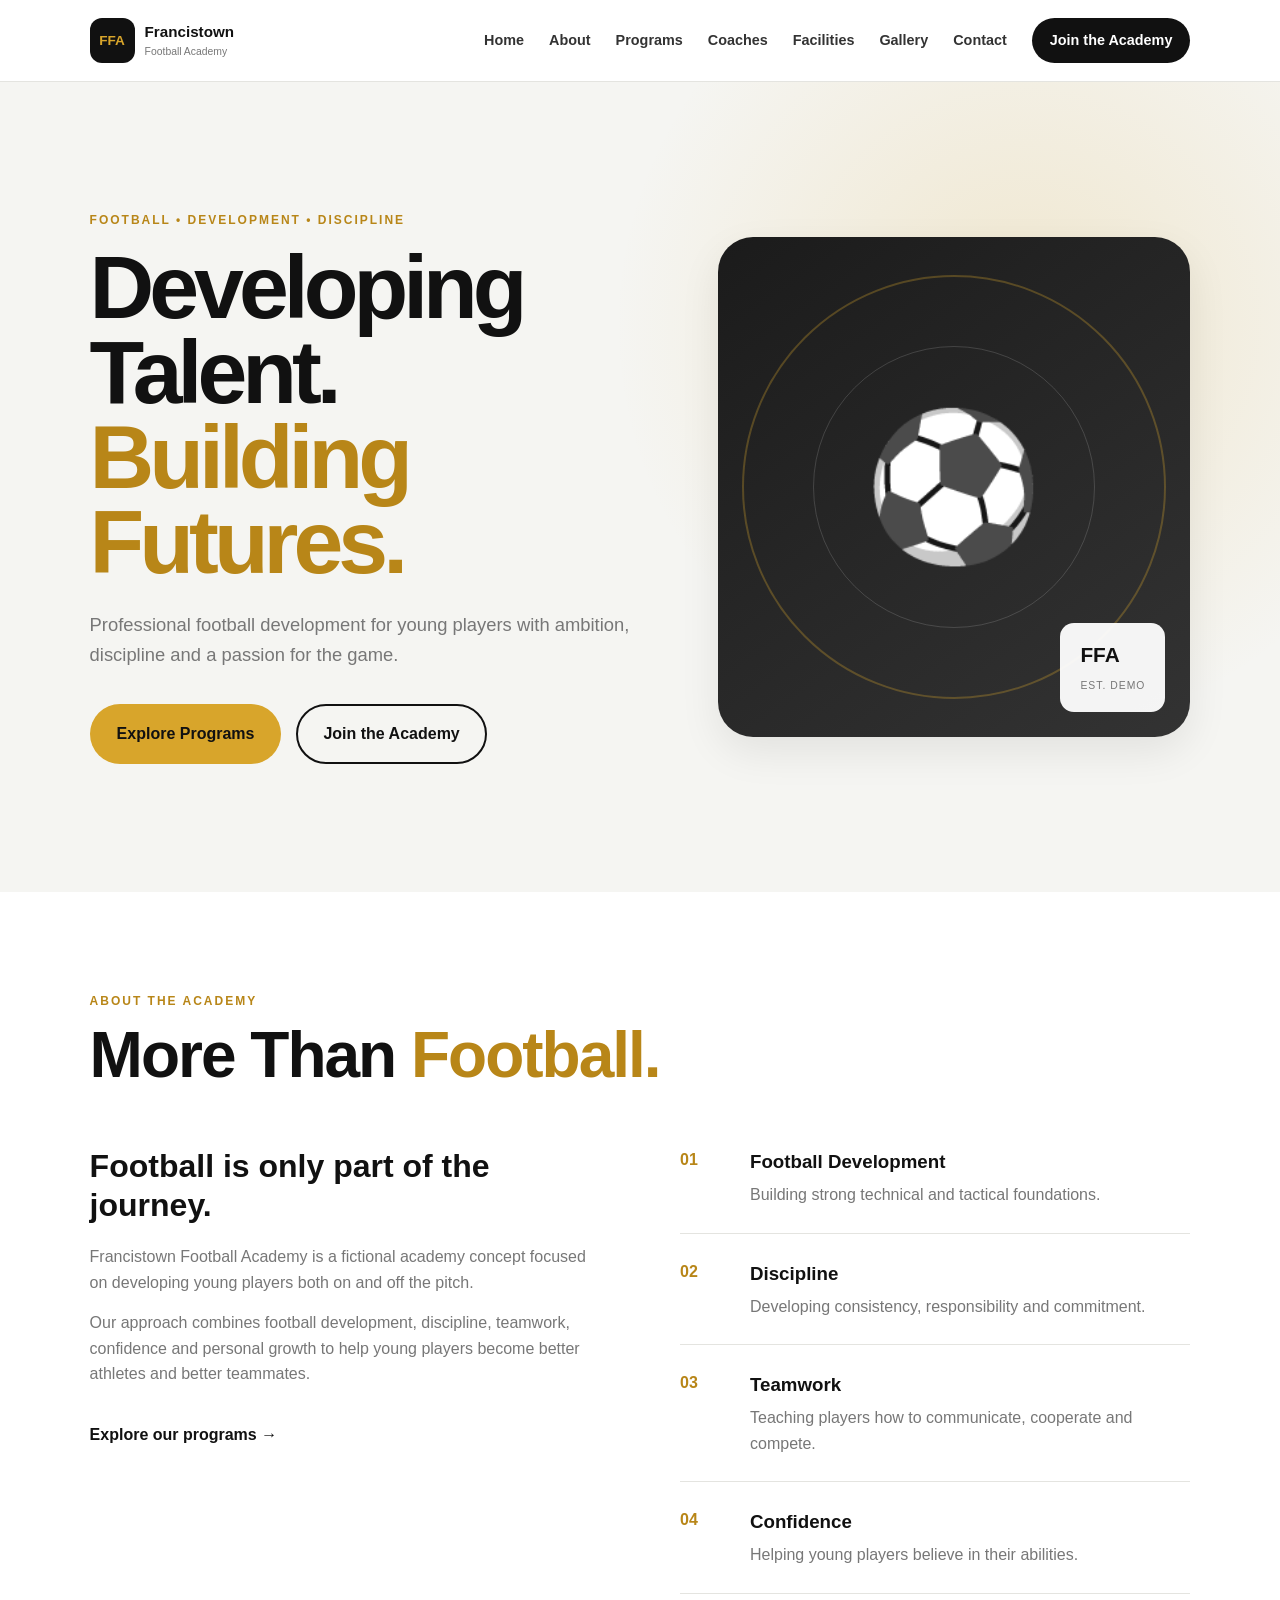
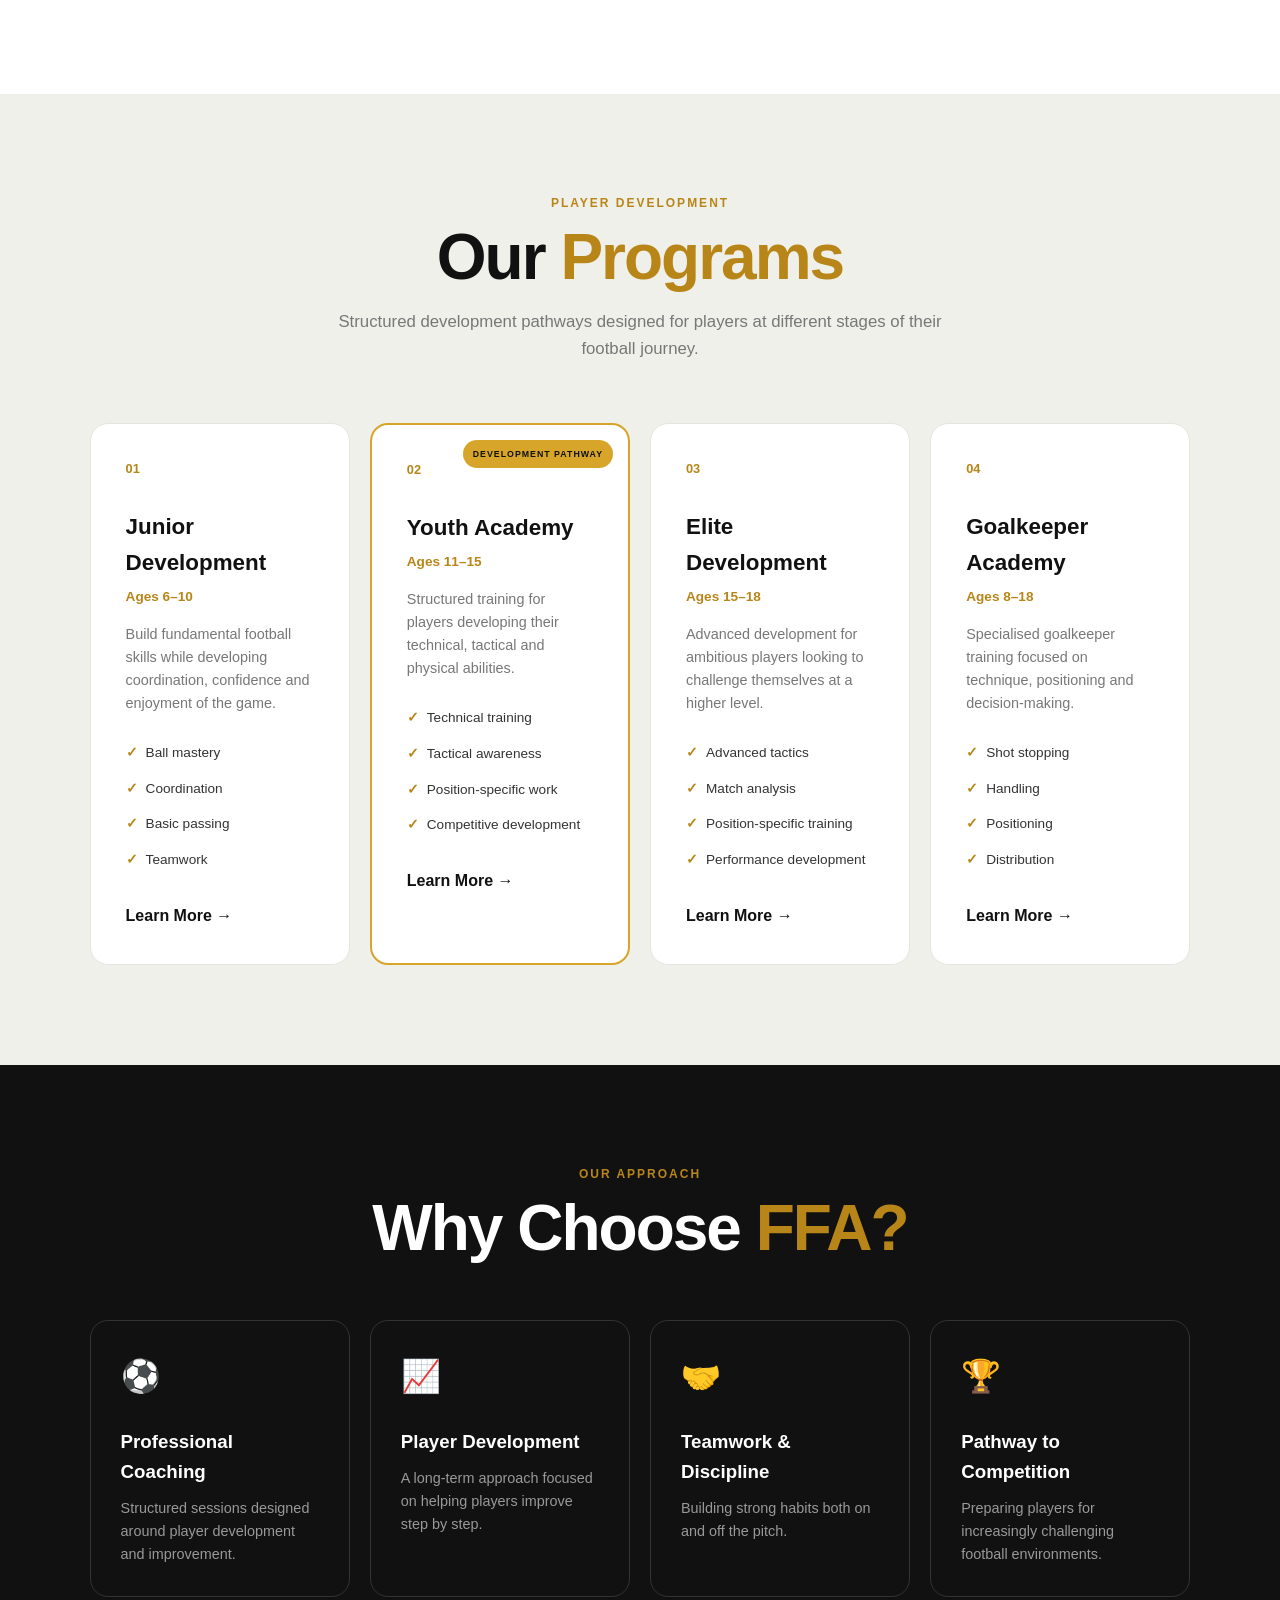
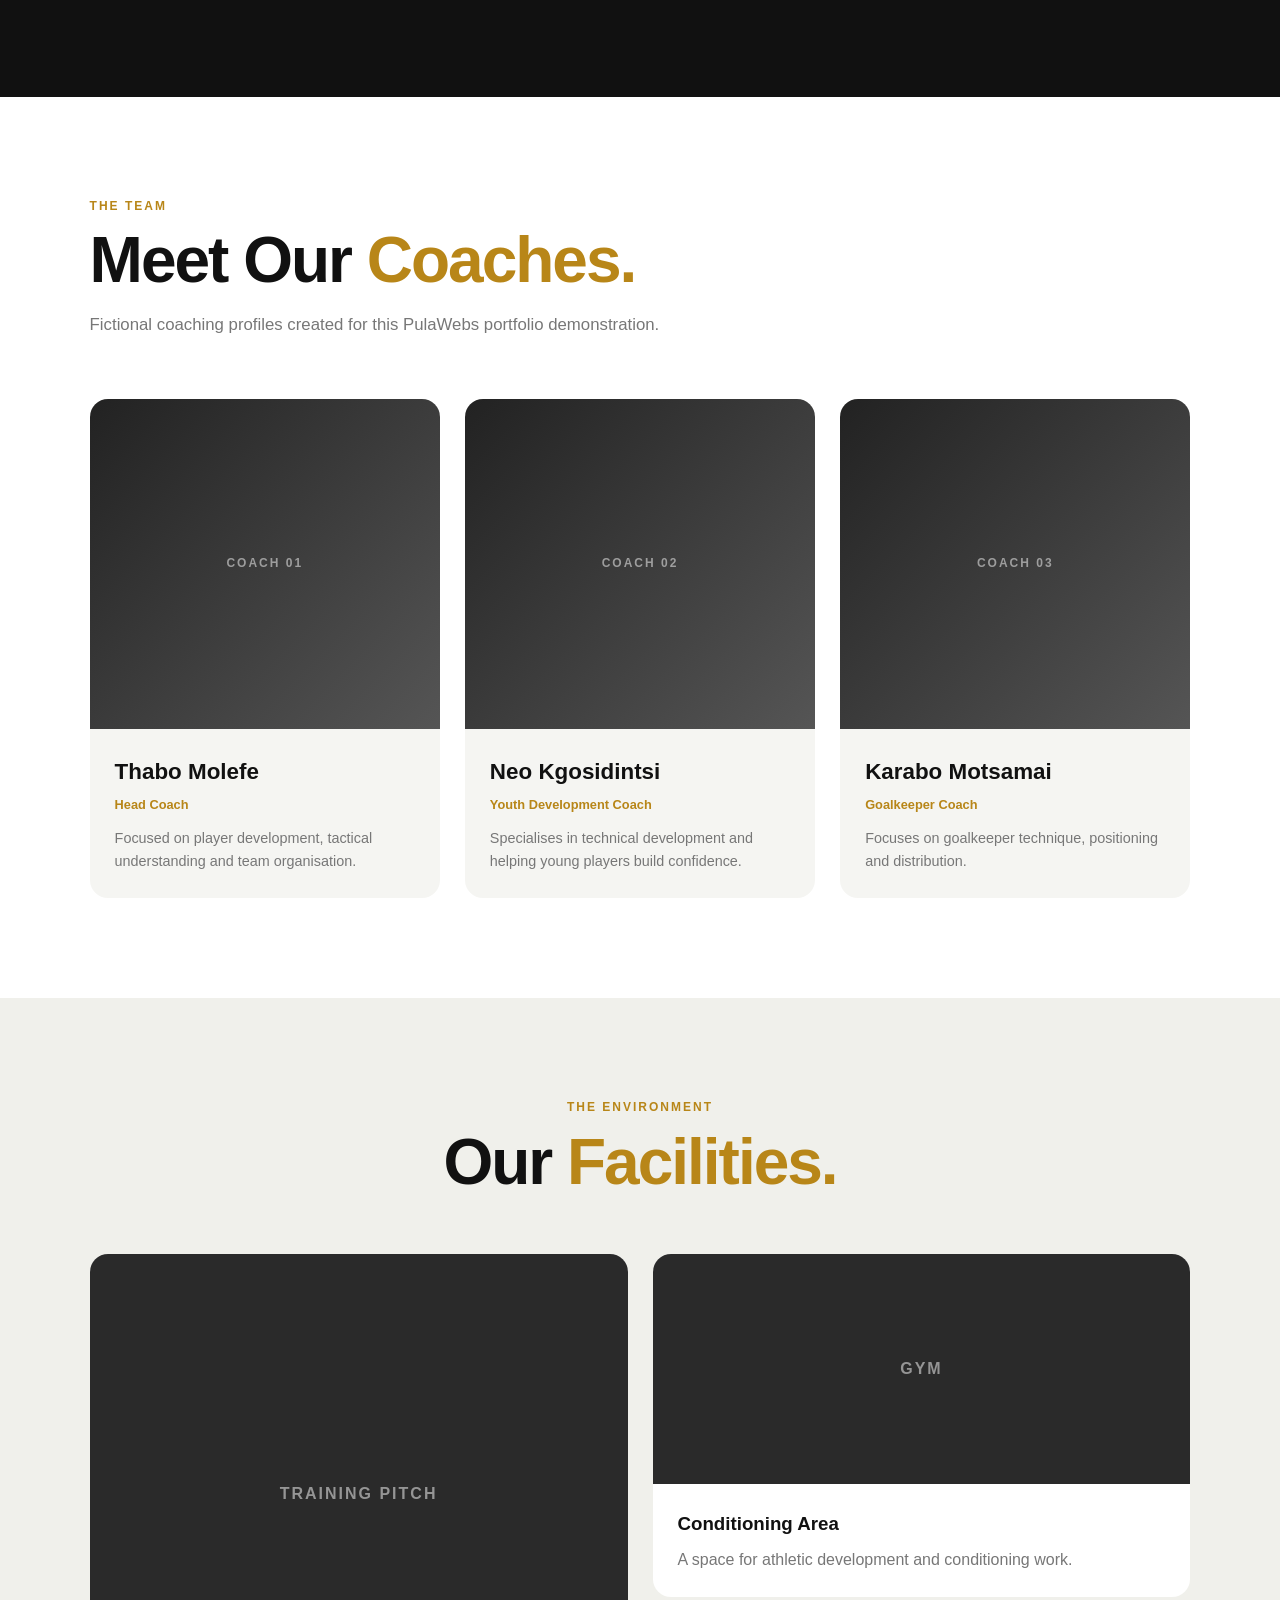
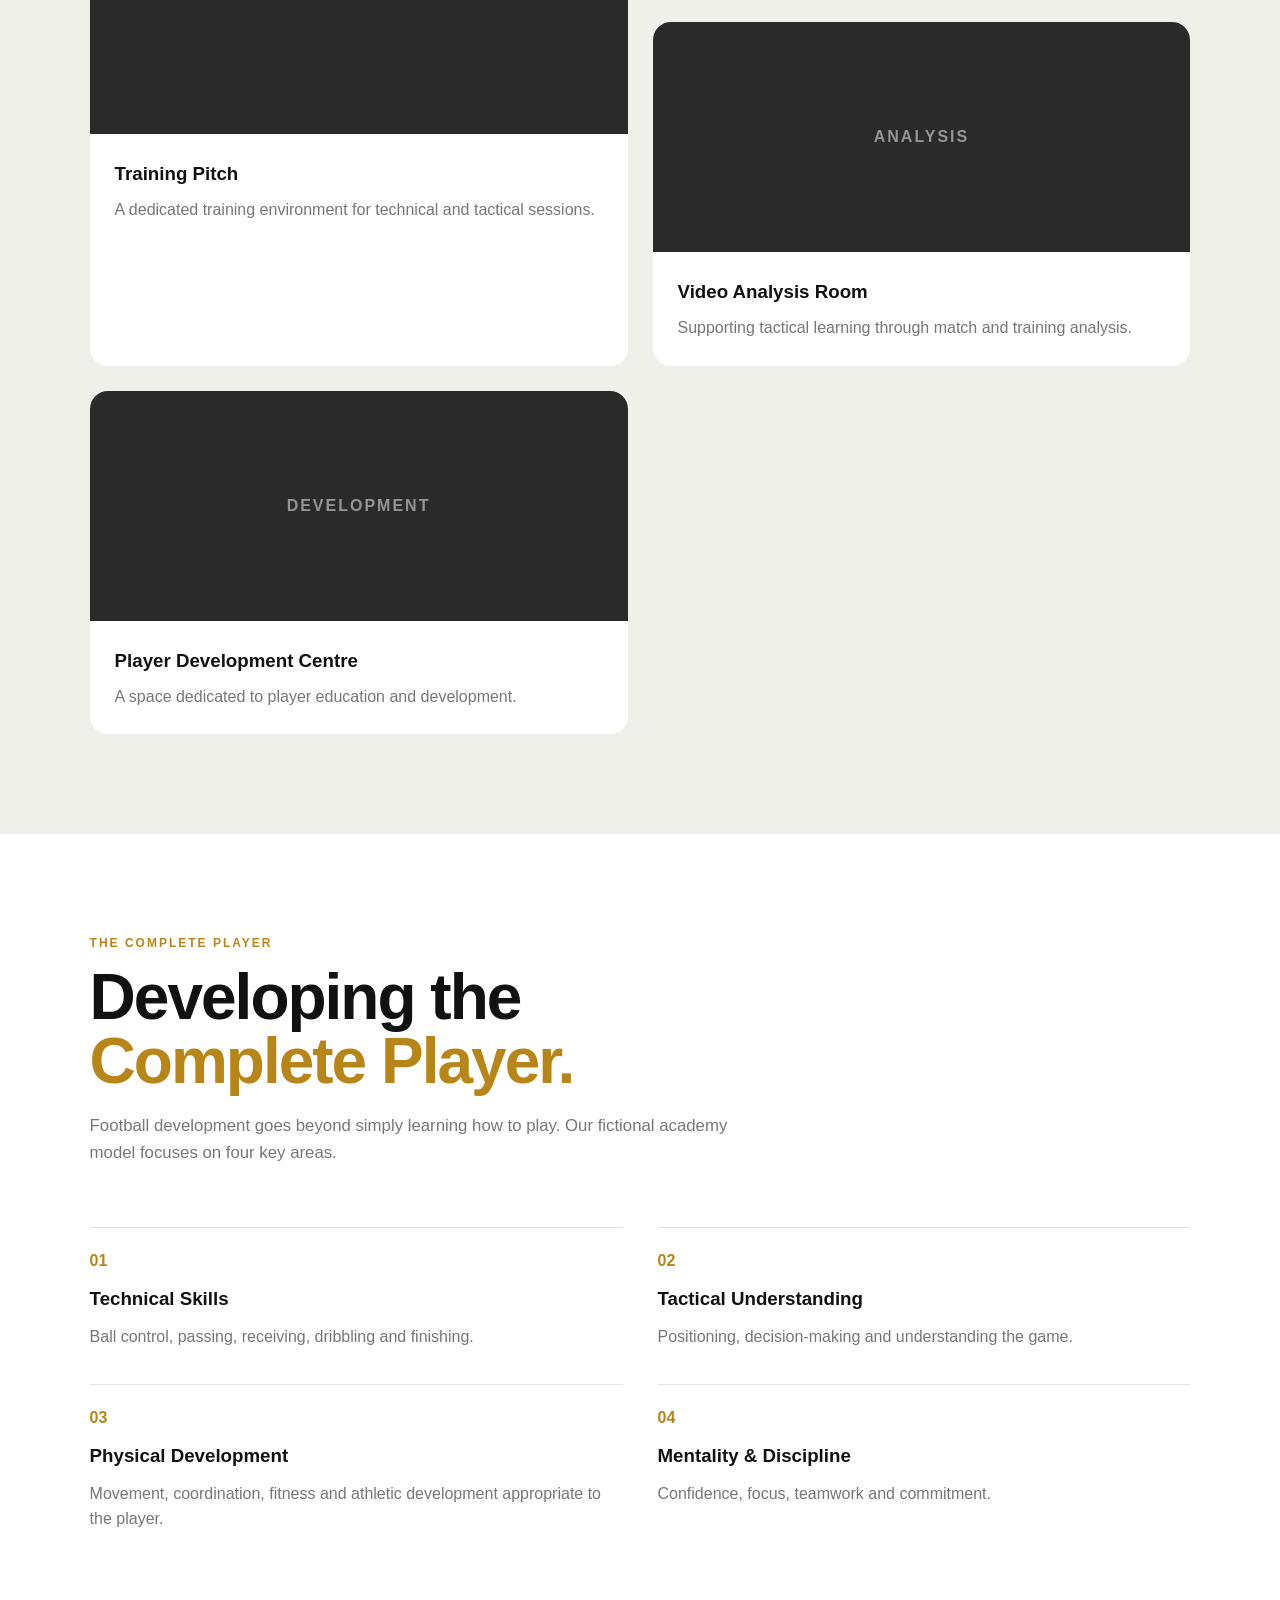
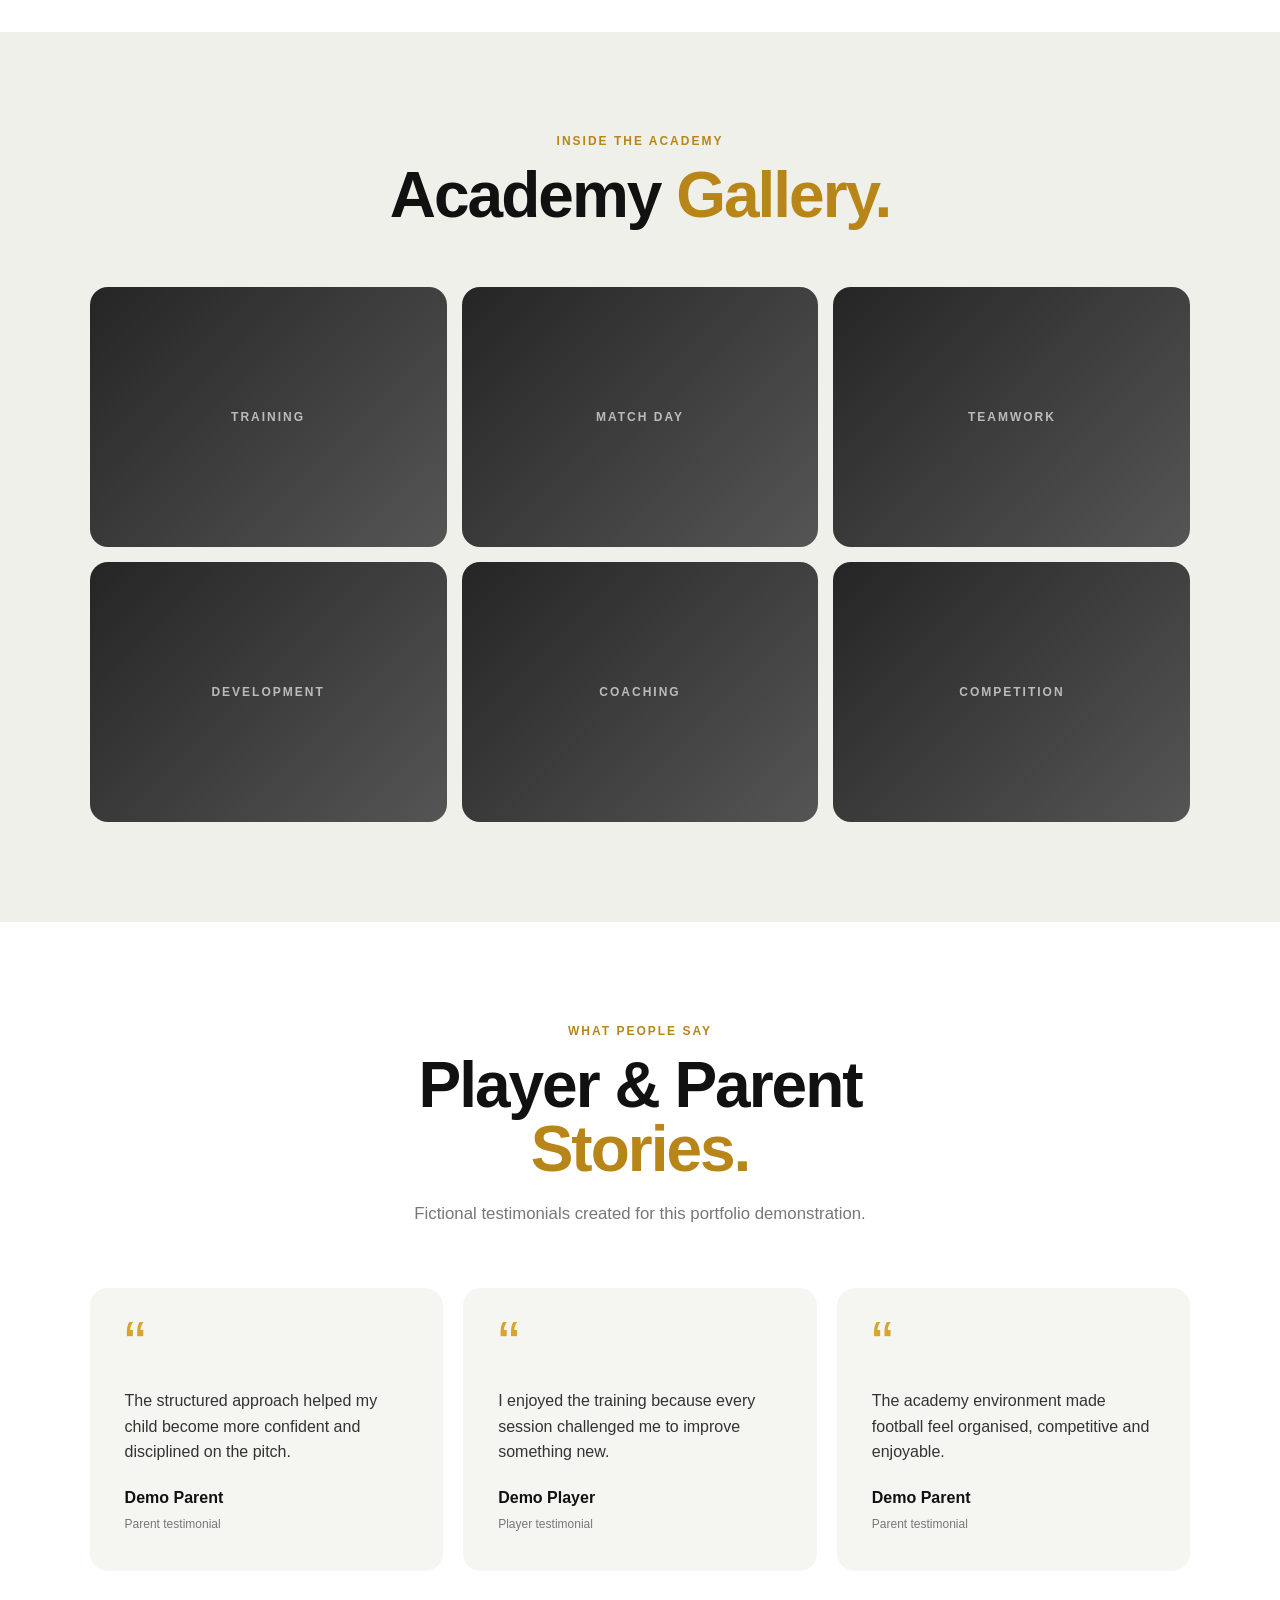
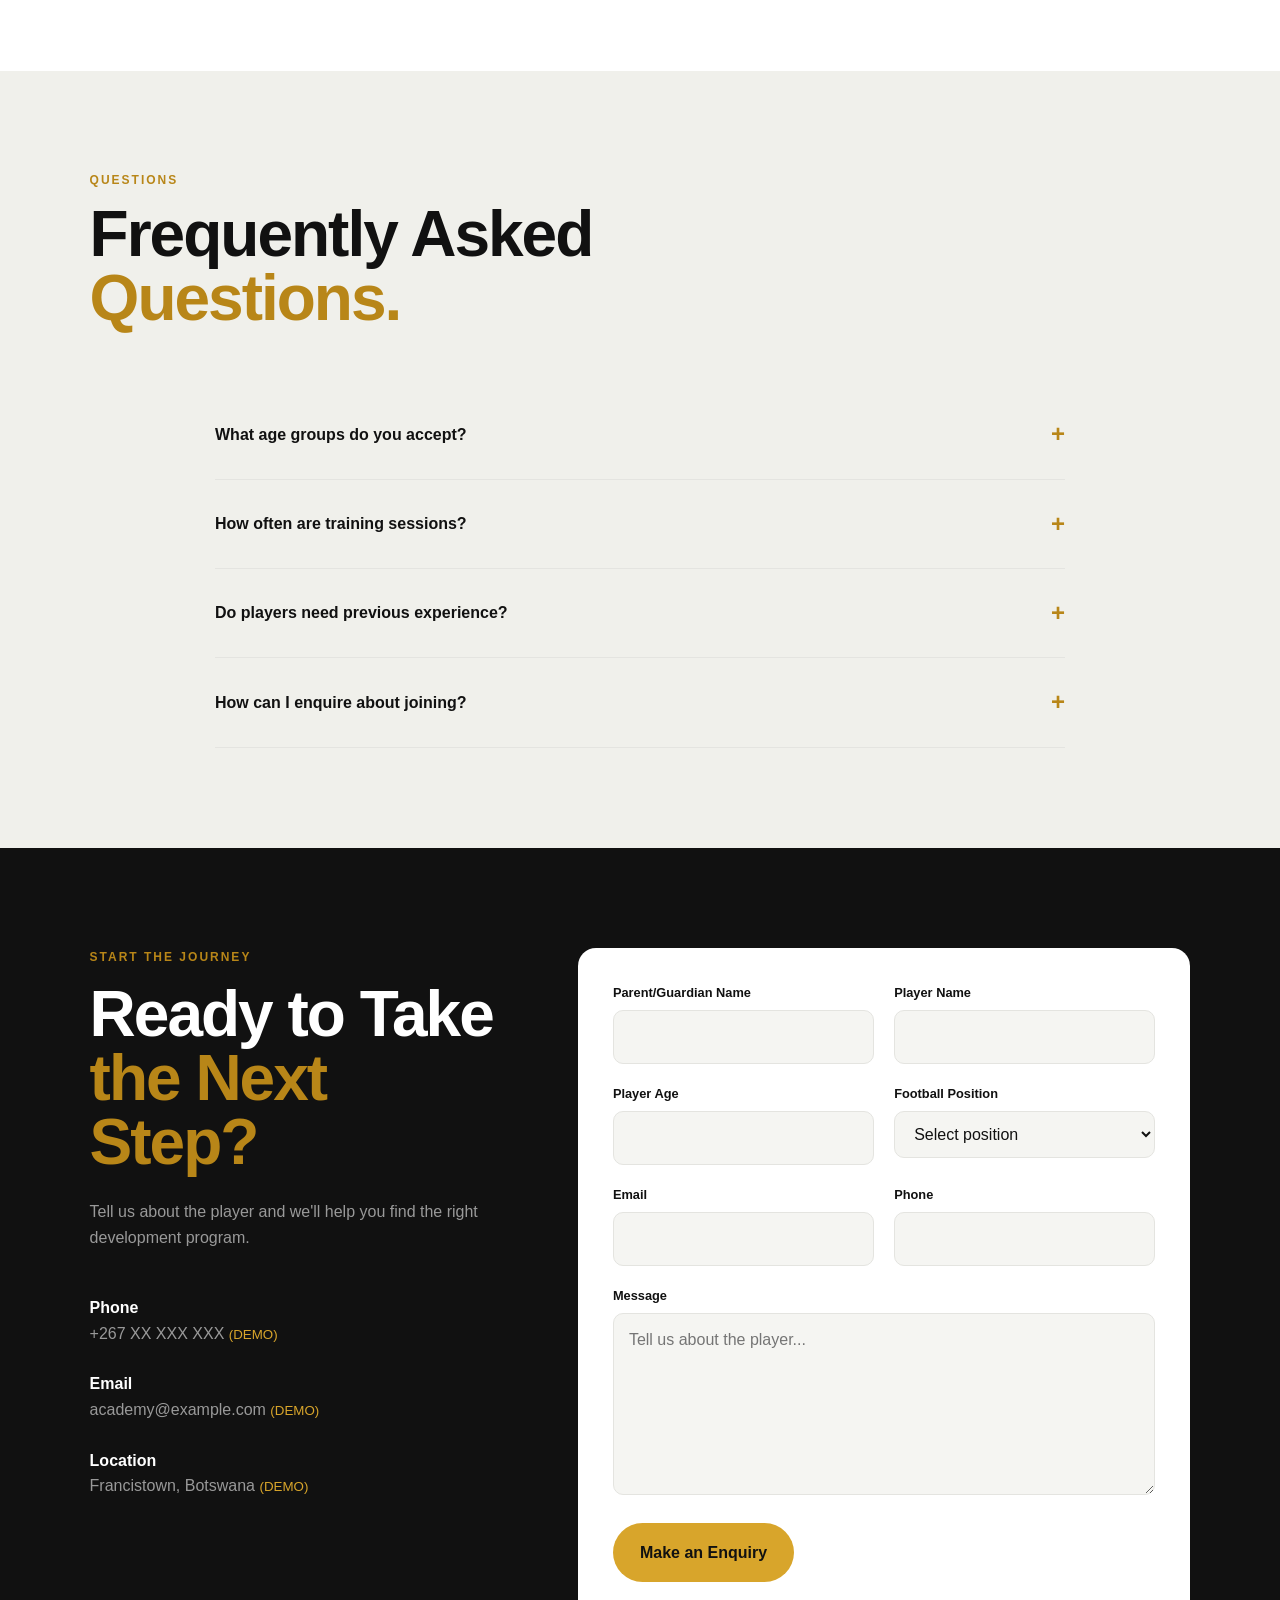
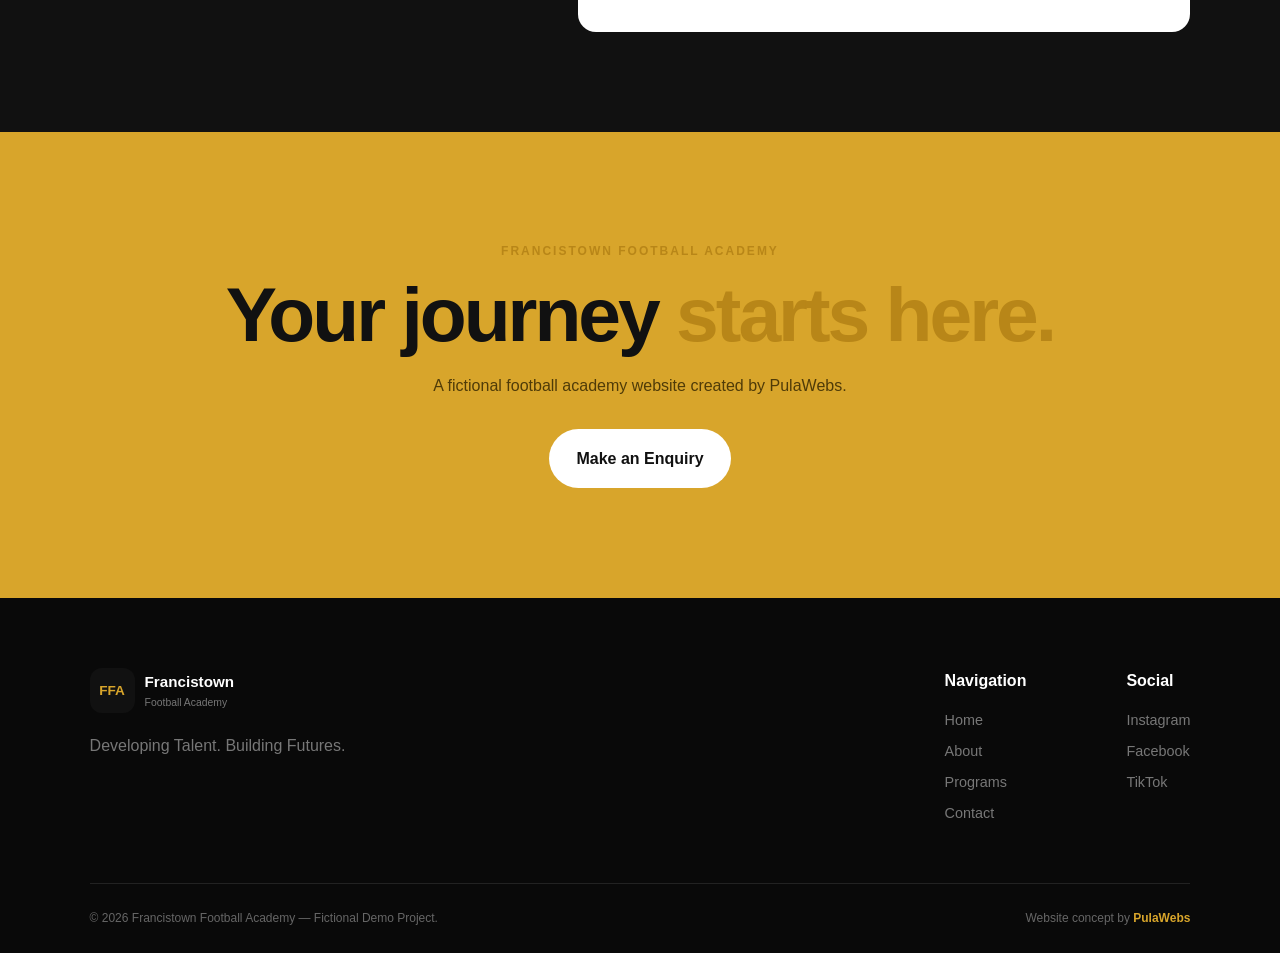
<file: demos/francistown football academy/index.html>
<!DOCTYPE html>
<html lang="en">
<head>
    <meta charset="UTF-8">
    <meta name="viewport" content="width=device-width, initial-scale=1.0">

    <title>Francistown Football Academy | Developing Talent. Building Futures.</title>

    <meta name="description" content="Francistown Football Academy — developing young football talent through structured training, discipline and teamwork. Demo project by PulaWebs.">

    <link rel="stylesheet" href="style.css">
</head>

<body>

    <!-- =========================
         NAVIGATION
    ========================== -->

    <header class="site-header">

        <nav class="navbar">

            <a href="#home" class="logo">
                <span>FFA</span>
                <div>
                    <strong>Francistown</strong>
                    <small>Football Academy</small>
                </div>
            </a>

            <button class="menu-toggle"
                    aria-label="Open navigation menu"
                    aria-expanded="false"
                    aria-controls="main-navigation">
                ☰
            </button>

            <div class="nav-menu" id="main-navigation">

                <a href="#home">Home</a>
                <a href="#about">About</a>
                <a href="#programs">Programs</a>
                <a href="#coaches">Coaches</a>
                <a href="#facilities">Facilities</a>
                <a href="#gallery">Gallery</a>
                <a href="#contact">Contact</a>

                <a href="#contact" class="nav-cta">
                    Join the Academy
                </a>

            </div>

        </nav>

    </header>


    <main>

        <!-- =========================
             HERO
        ========================== -->

        <section class="hero" id="home">

            <div class="hero-content">

                <p class="eyebrow">FOOTBALL • DEVELOPMENT • DISCIPLINE</p>

                <h1>
                    Developing Talent.
                    <span>Building Futures.</span>
                </h1>

                <p class="hero-description">
                    Professional football development for young players
                    with ambition, discipline and a passion for the game.
                </p>

                <div class="hero-buttons">

                    <a href="#programs" class="btn btn-primary">
                        Explore Programs
                    </a>

                    <a href="#contact" class="btn btn-secondary">
                        Join the Academy
                    </a>

                </div>

            </div>

            <div class="hero-visual">

                <div class="hero-ball">
                    ⚽
                </div>

                <div class="hero-badge">
                    <strong>FFA</strong>
                    <span>EST. DEMO</span>
                </div>

            </div>

        </section>


        <!-- =========================
             ABOUT
        ========================== -->

        <section class="section about" id="about">

            <div class="section-heading">

                <p class="eyebrow">ABOUT THE ACADEMY</p>

                <h2>
                    More Than
                    <span>Football.</span>
                </h2>

            </div>

            <div class="about-grid">

                <div class="about-text">

                    <p class="large-text">
                        Football is only part of the journey.
                    </p>

                    <p>
                        Francistown Football Academy is a fictional
                        academy concept focused on developing young
                        players both on and off the pitch.
                    </p>

                    <p>
                        Our approach combines football development,
                        discipline, teamwork, confidence and personal
                        growth to help young players become better
                        athletes and better teammates.
                    </p>

                    <a href="#programs" class="text-link">
                        Explore our programs →
                    </a>

                </div>

                <div class="about-features">

                    <div class="feature-item">
                        <span>01</span>
                        <div>
                            <h3>Football Development</h3>
                            <p>
                                Building strong technical and tactical
                                foundations.
                            </p>
                        </div>
                    </div>

                    <div class="feature-item">
                        <span>02</span>
                        <div>
                            <h3>Discipline</h3>
                            <p>
                                Developing consistency, responsibility
                                and commitment.
                            </p>
                        </div>
                    </div>

                    <div class="feature-item">
                        <span>03</span>
                        <div>
                            <h3>Teamwork</h3>
                            <p>
                                Teaching players how to communicate,
                                cooperate and compete.
                            </p>
                        </div>
                    </div>

                    <div class="feature-item">
                        <span>04</span>
                        <div>
                            <h3>Confidence</h3>
                            <p>
                                Helping young players believe in their
                                abilities.
                            </p>
                        </div>
                    </div>

                </div>

            </div>

        </section>


        <!-- =========================
             PROGRAMS
        ========================== -->

        <section class="section programs" id="programs">

            <div class="section-heading centered">

                <p class="eyebrow">PLAYER DEVELOPMENT</p>

                <h2>
                    Our <span>Programs</span>
                </h2>

                <p>
                    Structured development pathways designed for
                    players at different stages of their football journey.
                </p>

            </div>

            <div class="program-grid">

                <article class="program-card">

                    <div class="program-number">01</div>

                    <h3>Junior Development</h3>

                    <p class="age-range">
                        Ages 6–10
                    </p>

                    <p>
                        Build fundamental football skills while
                        developing coordination, confidence and
                        enjoyment of the game.
                    </p>

                    <ul>
                        <li>Ball mastery</li>
                        <li>Coordination</li>
                        <li>Basic passing</li>
                        <li>Teamwork</li>
                    </ul>

                    <button class="program-button"
                            data-program="Junior Development">
                        Learn More →
                    </button>

                </article>


                <article class="program-card featured">

                    <span class="popular-label">
                        DEVELOPMENT PATHWAY
                    </span>

                    <div class="program-number">02</div>

                    <h3>Youth Academy</h3>

                    <p class="age-range">
                        Ages 11–15
                    </p>

                    <p>
                        Structured training for players developing
                        their technical, tactical and physical abilities.
                    </p>

                    <ul>
                        <li>Technical training</li>
                        <li>Tactical awareness</li>
                        <li>Position-specific work</li>
                        <li>Competitive development</li>
                    </ul>

                    <button class="program-button"
                            data-program="Youth Academy">
                        Learn More →
                    </button>

                </article>


                <article class="program-card">

                    <div class="program-number">03</div>

                    <h3>Elite Development</h3>

                    <p class="age-range">
                        Ages 15–18
                    </p>

                    <p>
                        Advanced development for ambitious players
                        looking to challenge themselves at a higher level.
                    </p>

                    <ul>
                        <li>Advanced tactics</li>
                        <li>Match analysis</li>
                        <li>Position-specific training</li>
                        <li>Performance development</li>
                    </ul>

                    <button class="program-button"
                            data-program="Elite Development">
                        Learn More →
                    </button>

                </article>


                <article class="program-card">

                    <div class="program-number">04</div>

                    <h3>Goalkeeper Academy</h3>

                    <p class="age-range">
                        Ages 8–18
                    </p>

                    <p>
                        Specialised goalkeeper training focused on
                        technique, positioning and decision-making.
                    </p>

                    <ul>
                        <li>Shot stopping</li>
                        <li>Handling</li>
                        <li>Positioning</li>
                        <li>Distribution</li>
                    </ul>

                    <button class="program-button"
                            data-program="Goalkeeper Academy">
                        Learn More →
                    </button>

                </article>

            </div>

        </section>


        <!-- =========================
             WHY CHOOSE US
        ========================== -->

        <section class="section why-us">

            <div class="section-heading centered">

                <p class="eyebrow">OUR APPROACH</p>

                <h2>
                    Why Choose <span>FFA?</span>
                </h2>

            </div>

            <div class="features-grid">

                <div class="feature-card">
                    <div class="feature-icon">⚽</div>
                    <h3>Professional Coaching</h3>
                    <p>
                        Structured sessions designed around player
                        development and improvement.
                    </p>
                </div>

                <div class="feature-card">
                    <div class="feature-icon">📈</div>
                    <h3>Player Development</h3>
                    <p>
                        A long-term approach focused on helping players
                        improve step by step.
                    </p>
                </div>

                <div class="feature-card">
                    <div class="feature-icon">🤝</div>
                    <h3>Teamwork & Discipline</h3>
                    <p>
                        Building strong habits both on and off the pitch.
                    </p>
                </div>

                <div class="feature-card">
                    <div class="feature-icon">🏆</div>
                    <h3>Pathway to Competition</h3>
                    <p>
                        Preparing players for increasingly challenging
                        football environments.
                    </p>
                </div>

            </div>

        </section>


        <!-- =========================
             COACHES
        ========================== -->

        <section class="section coaches" id="coaches">

            <div class="section-heading">

                <p class="eyebrow">THE TEAM</p>

                <h2>
                    Meet Our <span>Coaches.</span>
                </h2>

                <p>
                    Fictional coaching profiles created for this
                    PulaWebs portfolio demonstration.
                </p>

            </div>

            <div class="coaches-grid">

                <article class="coach-card">

                    <div class="coach-image">
                        <span>COACH 01</span>
                    </div>

                    <div class="coach-info">
                        <h3>Thabo Molefe</h3>
                        <p class="coach-role">
                            Head Coach
                        </p>
                        <p>
                            Focused on player development, tactical
                            understanding and team organisation.
                        </p>
                    </div>

                </article>


                <article class="coach-card">

                    <div class="coach-image">
                        <span>COACH 02</span>
                    </div>

                    <div class="coach-info">
                        <h3>Neo Kgosidintsi</h3>
                        <p class="coach-role">
                            Youth Development Coach
                        </p>
                        <p>
                            Specialises in technical development and
                            helping young players build confidence.
                        </p>
                    </div>

                </article>


                <article class="coach-card">

                    <div class="coach-image">
                        <span>COACH 03</span>
                    </div>

                    <div class="coach-info">
                        <h3>Karabo Motsamai</h3>
                        <p class="coach-role">
                            Goalkeeper Coach
                        </p>
                        <p>
                            Focuses on goalkeeper technique, positioning
                            and distribution.
                        </p>
                    </div>

                </article>

            </div>

        </section>


        <!-- =========================
             FACILITIES
        ========================== -->

        <section class="section facilities" id="facilities">

            <div class="section-heading centered">

                <p class="eyebrow">THE ENVIRONMENT</p>

                <h2>
                    Our <span>Facilities.</span>
                </h2>

            </div>

            <div class="facility-grid">

                <article class="facility-card large">
                    <div class="facility-placeholder">
                        TRAINING PITCH
                    </div>

                    <div>
                        <h3>Training Pitch</h3>
                        <p>
                            A dedicated training environment for
                            technical and tactical sessions.
                        </p>
                    </div>
                </article>

                <article class="facility-card">
                    <div class="facility-placeholder">
                        GYM
                    </div>

                    <div>
                        <h3>Conditioning Area</h3>
                        <p>
                            A space for athletic development and
                            conditioning work.
                        </p>
                    </div>
                </article>

                <article class="facility-card">
                    <div class="facility-placeholder">
                        ANALYSIS
                    </div>

                    <div>
                        <h3>Video Analysis Room</h3>
                        <p>
                            Supporting tactical learning through
                            match and training analysis.
                        </p>
                    </div>
                </article>

                <article class="facility-card">
                    <div class="facility-placeholder">
                        DEVELOPMENT
                    </div>

                    <div>
                        <h3>Player Development Centre</h3>
                        <p>
                            A space dedicated to player education
                            and development.
                        </p>
                    </div>
                </article>

            </div>

        </section>


        <!-- =========================
             PLAYER DEVELOPMENT
        ========================== -->

        <section class="section development">

            <div class="development-content">

                <div class="section-heading">

                    <p class="eyebrow">THE COMPLETE PLAYER</p>

                    <h2>
                        Developing the
                        <span>Complete Player.</span>
                    </h2>

                    <p>
                        Football development goes beyond simply
                        learning how to play. Our fictional academy
                        model focuses on four key areas.
                    </p>

                </div>

                <div class="development-grid">

                    <div>
                        <span>01</span>
                        <h3>Technical Skills</h3>
                        <p>
                            Ball control, passing, receiving, dribbling
                            and finishing.
                        </p>
                    </div>

                    <div>
                        <span>02</span>
                        <h3>Tactical Understanding</h3>
                        <p>
                            Positioning, decision-making and understanding
                            the game.
                        </p>
                    </div>

                    <div>
                        <span>03</span>
                        <h3>Physical Development</h3>
                        <p>
                            Movement, coordination, fitness and athletic
                            development appropriate to the player.
                        </p>
                    </div>

                    <div>
                        <span>04</span>
                        <h3>Mentality & Discipline</h3>
                        <p>
                            Confidence, focus, teamwork and commitment.
                        </p>
                    </div>

                </div>

            </div>

        </section>


        <!-- =========================
             GALLERY
        ========================== -->

        <section class="section gallery" id="gallery">

            <div class="section-heading centered">

                <p class="eyebrow">INSIDE THE ACADEMY</p>

                <h2>
                    Academy <span>Gallery.</span>
                </h2>

            </div>

            <div class="gallery-grid">

                <div class="gallery-item">
                    <span>TRAINING</span>
                </div>

                <div class="gallery-item">
                    <span>MATCH DAY</span>
                </div>

                <div class="gallery-item">
                    <span>TEAMWORK</span>
                </div>

                <div class="gallery-item">
                    <span>DEVELOPMENT</span>
                </div>

                <div class="gallery-item">
                    <span>COACHING</span>
                </div>

                <div class="gallery-item">
                    <span>COMPETITION</span>
                </div>

            </div>

        </section>


        <!-- =========================
             TESTIMONIALS
        ========================== -->

        <section class="section testimonials">

            <div class="section-heading centered">

                <p class="eyebrow">WHAT PEOPLE SAY</p>

                <h2>
                    Player & Parent <span>Stories.</span>
                </h2>

                <p>
                    Fictional testimonials created for this portfolio
                    demonstration.
                </p>

            </div>

            <div class="testimonial-grid">

                <article class="testimonial-card">

                    <div class="quote-mark">“</div>

                    <p>
                        The structured approach helped my child become
                        more confident and disciplined on the pitch.
                    </p>

                    <strong>Demo Parent</strong>
                    <span>Parent testimonial</span>

                </article>


                <article class="testimonial-card">

                    <div class="quote-mark">“</div>

                    <p>
                        I enjoyed the training because every session
                        challenged me to improve something new.
                    </p>

                    <strong>Demo Player</strong>
                    <span>Player testimonial</span>

                </article>


                <article class="testimonial-card">

                    <div class="quote-mark">“</div>

                    <p>
                        The academy environment made football feel
                        organised, competitive and enjoyable.
                    </p>

                    <strong>Demo Parent</strong>
                    <span>Parent testimonial</span>

                </article>

            </div>

        </section>


        <!-- =========================
             FAQ
        ========================== -->

        <section class="section faq">

            <div class="section-heading">

                <p class="eyebrow">QUESTIONS</p>

                <h2>
                    Frequently Asked <span>Questions.</span>
                </h2>

            </div>

            <div class="faq-list">

                <div class="faq-item">

                    <button class="faq-question"
                            aria-expanded="false">

                        <span>What age groups do you accept?</span>

                        <span class="faq-icon">+</span>

                    </button>

                    <div class="faq-answer">
                        <p>
                            The fictional academy concept offers
                            programs for players from approximately
                            ages 6–18.
                        </p>
                    </div>

                </div>


                <div class="faq-item">

                    <button class="faq-question"
                            aria-expanded="false">

                        <span>How often are training sessions?</span>

                        <span class="faq-icon">+</span>

                    </button>

                    <div class="faq-answer">
                        <p>
                            Training schedules would depend on the
                            player's development program and age group.
                        </p>
                    </div>

                </div>


                <div class="faq-item">

                    <button class="faq-question"
                            aria-expanded="false">

                        <span>Do players need previous experience?</span>

                        <span class="faq-icon">+</span>

                    </button>

                    <div class="faq-answer">
                        <p>
                            No. The fictional academy model includes
                            development pathways for players at
                            different experience levels.
                        </p>
                    </div>

                </div>


                <div class="faq-item">

                    <button class="faq-question"
                            aria-expanded="false">

                        <span>How can I enquire about joining?</span>

                        <span class="faq-icon">+</span>

                    </button>

                    <div class="faq-answer">
                        <p>
                            Use the enquiry form below and provide
                            information about the player and their
                            football position.
                        </p>
                    </div>

                </div>

            </div>

        </section>


        <!-- =========================
             CONTACT
        ========================== -->

        <section class="section contact" id="contact">

            <div class="contact-grid">

                <div class="contact-info">

                    <p class="eyebrow">START THE JOURNEY</p>

                    <h2>
                        Ready to Take
                        <span>the Next Step?</span>
                    </h2>

                    <p>
                        Tell us about the player and we'll help you
                        find the right development program.
                    </p>

                    <div class="contact-details">

                        <div>
                            <strong>Phone</strong>
                            <p>+267 XX XXX XXX <small>(DEMO)</small></p>
                        </div>

                        <div>
                            <strong>Email</strong>
                            <p>academy@example.com <small>(DEMO)</small></p>
                        </div>

                        <div>
                            <strong>Location</strong>
                            <p>Francistown, Botswana <small>(DEMO)</small></p>
                        </div>

                    </div>

                </div>


                <div class="contact-form-container">

                    <form id="academy-form" class="academy-form">

                        <div class="form-row">

                            <div class="form-group">

                                <label for="guardian-name">
                                    Parent/Guardian Name
                                </label>

                                <input
                                    type="text"
                                    id="guardian-name"
                                    name="guardianName"
                                    required
                                >

                            </div>

                            <div class="form-group">

                                <label for="player-name">
                                    Player Name
                                </label>

                                <input
                                    type="text"
                                    id="player-name"
                                    name="playerName"
                                    required
                                >

                            </div>

                        </div>


                        <div class="form-row">

                            <div class="form-group">

                                <label for="player-age">
                                    Player Age
                                </label>

                                <input
                                    type="number"
                                    id="player-age"
                                    name="playerAge"
                                    min="5"
                                    max="18"
                                    required
                                >

                            </div>

                            <div class="form-group">

                                <label for="position">
                                    Football Position
                                </label>

                                <select id="position" name="position" required>

                                    <option value="">
                                        Select position
                                    </option>

                                    <option value="goalkeeper">
                                        Goalkeeper
                                    </option>

                                    <option value="defender">
                                        Defender
                                    </option>

                                    <option value="midfielder">
                                        Midfielder
                                    </option>

                                    <option value="forward">
                                        Forward
                                    </option>

                                </select>

                            </div>

                        </div>


                        <div class="form-row">

                            <div class="form-group">

                                <label for="email">
                                    Email
                                </label>

                                <input
                                    type="email"
                                    id="email"
                                    name="email"
                                    required
                                >

                            </div>

                            <div class="form-group">

                                <label for="phone">
                                    Phone
                                </label>

                                <input
                                    type="tel"
                                    id="phone"
                                    name="phone"
                                    required
                                >

                            </div>

                        </div>


                        <div class="form-group">

                            <label for="message">
                                Message
                            </label>

                            <textarea
                                id="message"
                                name="message"
                                rows="6"
                                placeholder="Tell us about the player..."
                                required
                            ></textarea>

                        </div>


                        <button type="submit" class="btn btn-primary">
                            Make an Enquiry
                        </button>

                        <div
                            id="form-message"
                            class="form-message"
                            role="status"
                            aria-live="polite">
                        </div>

                    </form>

                </div>

            </div>

        </section>


        <!-- =========================
             FINAL CTA
        ========================== -->

        <section class="final-cta">

            <div>

                <p class="eyebrow">
                    FRANCISTOWN FOOTBALL ACADEMY
                </p>

                <h2>
                    Your journey
                    <span>starts here.</span>
                </h2>

                <p>
                    A fictional football academy website created
                    by PulaWebs.
                </p>

                <a href="#contact" class="btn btn-light">
                    Make an Enquiry
                </a>

            </div>

        </section>

    </main>


    <!-- =========================
         PROGRAM MODAL
    ========================== -->

    <div
        class="modal"
        id="program-modal"
        aria-hidden="true">

        <div class="modal-overlay"></div>

        <div
            class="modal-content"
            role="dialog"
            aria-modal="true"
            aria-labelledby="modal-title">

            <button
                class="modal-close"
                aria-label="Close program information">
                ×
            </button>

            <p class="eyebrow">PROGRAM INFORMATION</p>

            <h2 id="modal-title">
                Program
            </h2>

            <p id="modal-description"></p>

            <a
                href="#contact"
                class="btn btn-primary modal-contact">
                Make an Enquiry
            </a>

        </div>

    </div>


    <!-- =========================
         FOOTER
    ========================== -->

    <footer class="footer">

        <div class="footer-main">

            <div class="footer-brand">

                <a href="#home" class="logo">

                    <span>FFA</span>

                    <div>
                        <strong>Francistown</strong>
                        <small>Football Academy</small>
                    </div>

                </a>

                <p>
                    Developing Talent. Building Futures.
                </p>

            </div>


            <div class="footer-links">

                <div>
                    <h4>Navigation</h4>

                    <a href="#home">Home</a>
                    <a href="#about">About</a>
                    <a href="#programs">Programs</a>
                    <a href="#contact">Contact</a>
                </div>


                <div>
                    <h4>Social</h4>

                    <a href="#" aria-label="Instagram">
                        Instagram
                    </a>

                    <a href="#" aria-label="Facebook">
                        Facebook
                    </a>

                    <a href="#" aria-label="TikTok">
                        TikTok
                    </a>
                </div>

            </div>

        </div>


        <div class="footer-bottom">

            <p>
                © 2026 Francistown Football Academy —
                Fictional Demo Project.
            </p>

            <p>
                Website concept by
                <strong>PulaWebs</strong>
            </p>

        </div>

    </footer>


    <script src="script.js"></script>

</body>
</html>
</file>
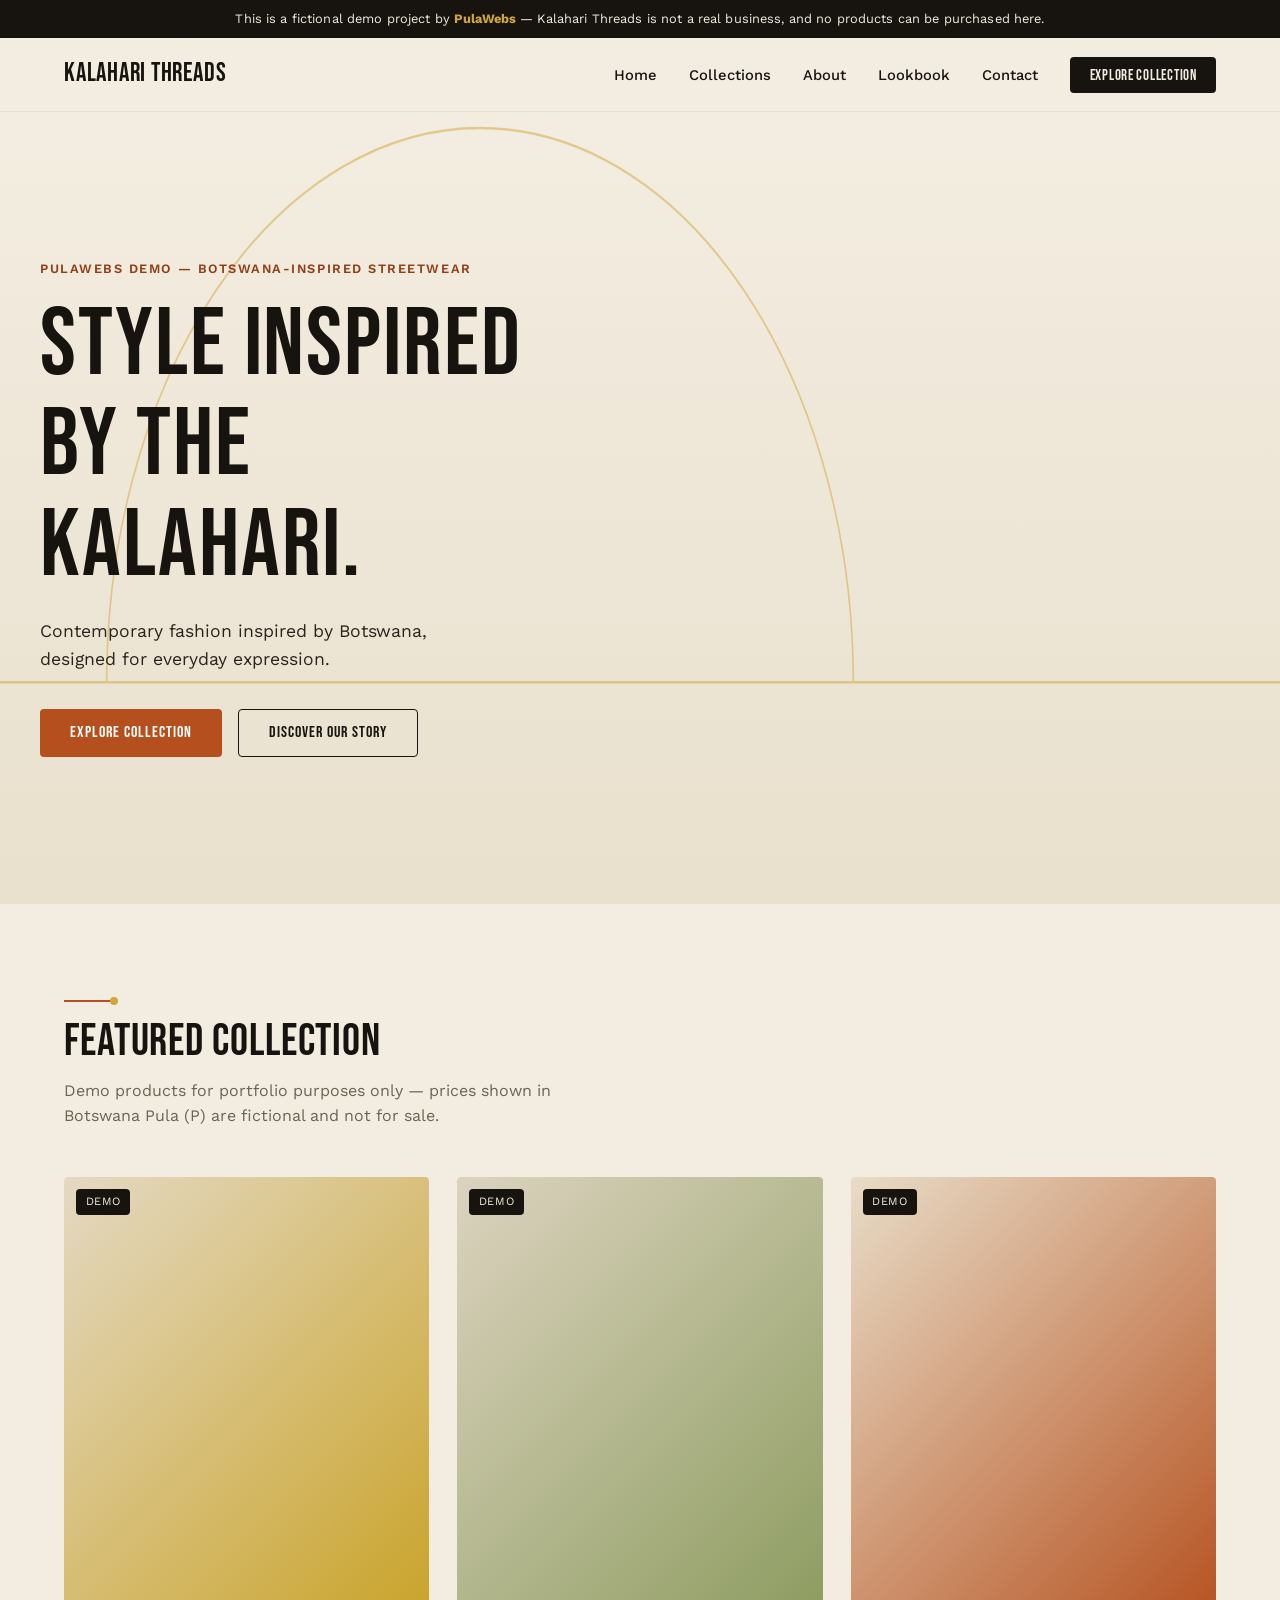
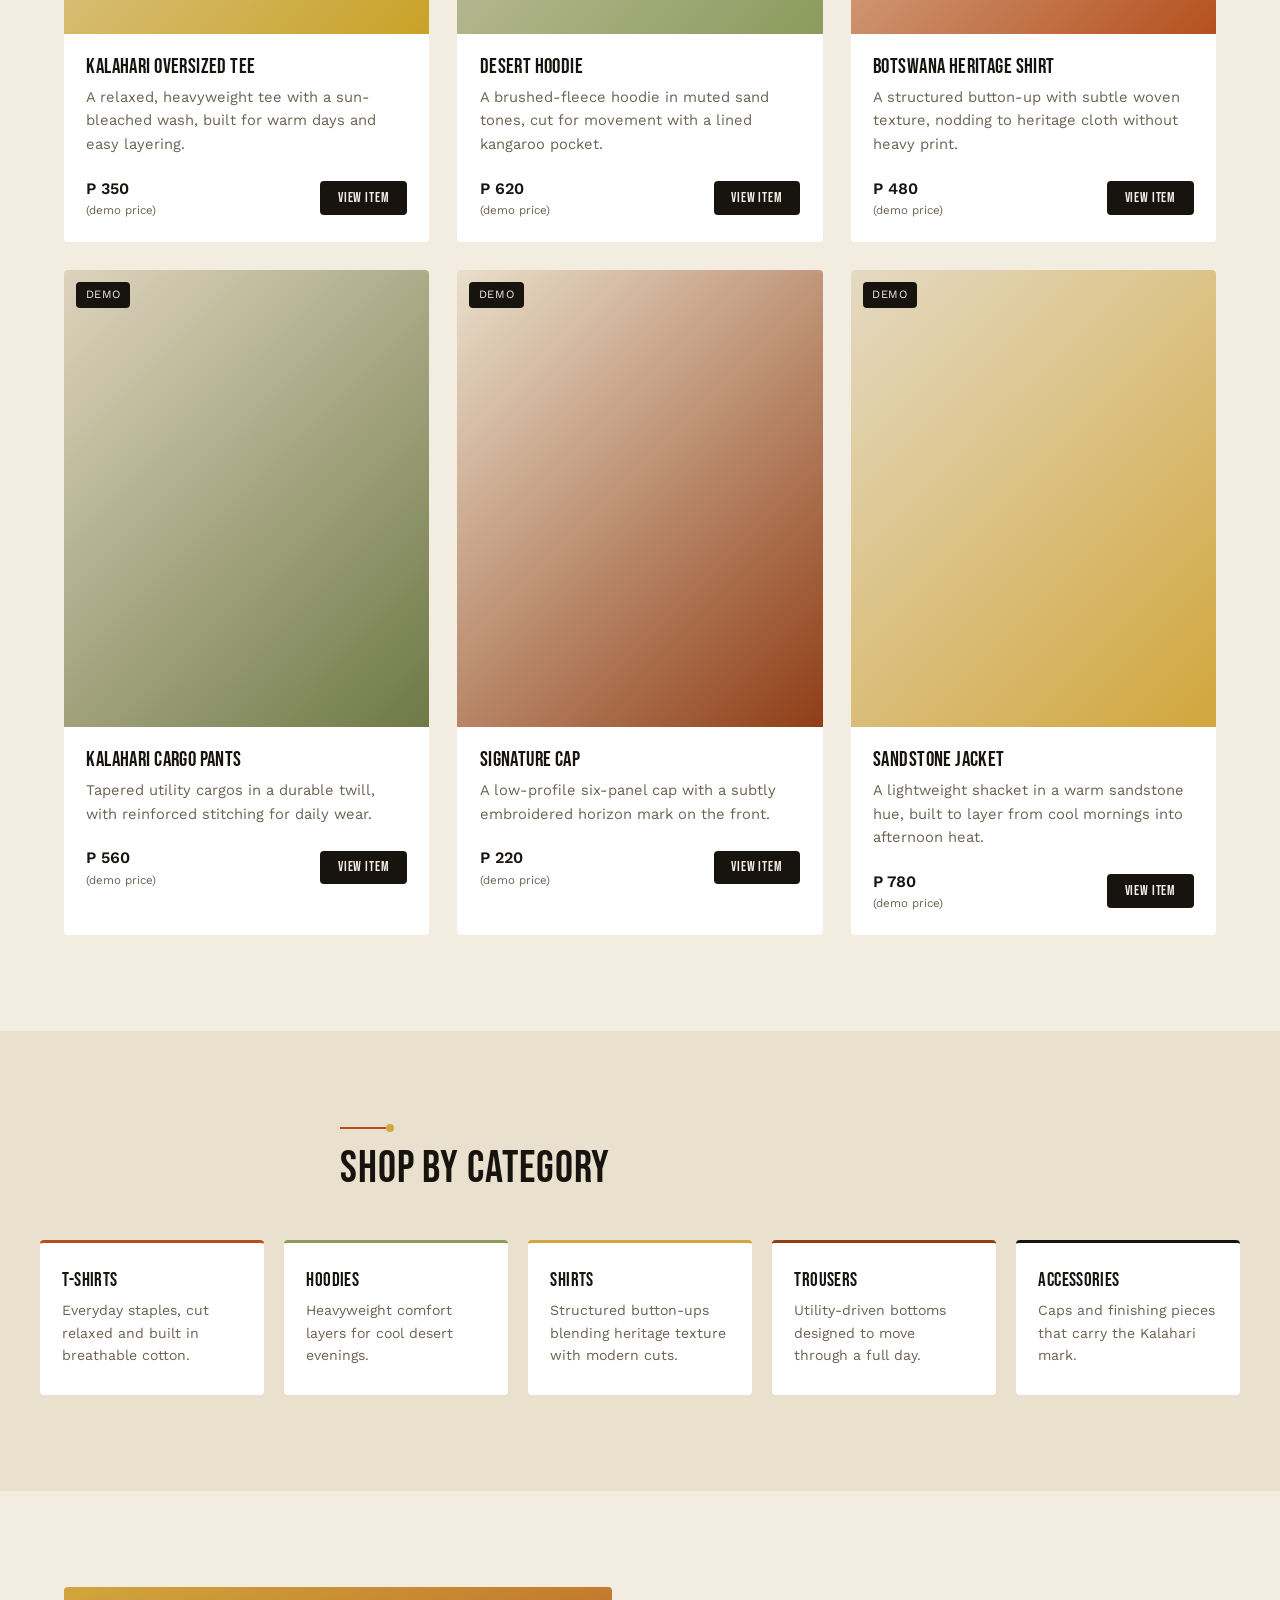
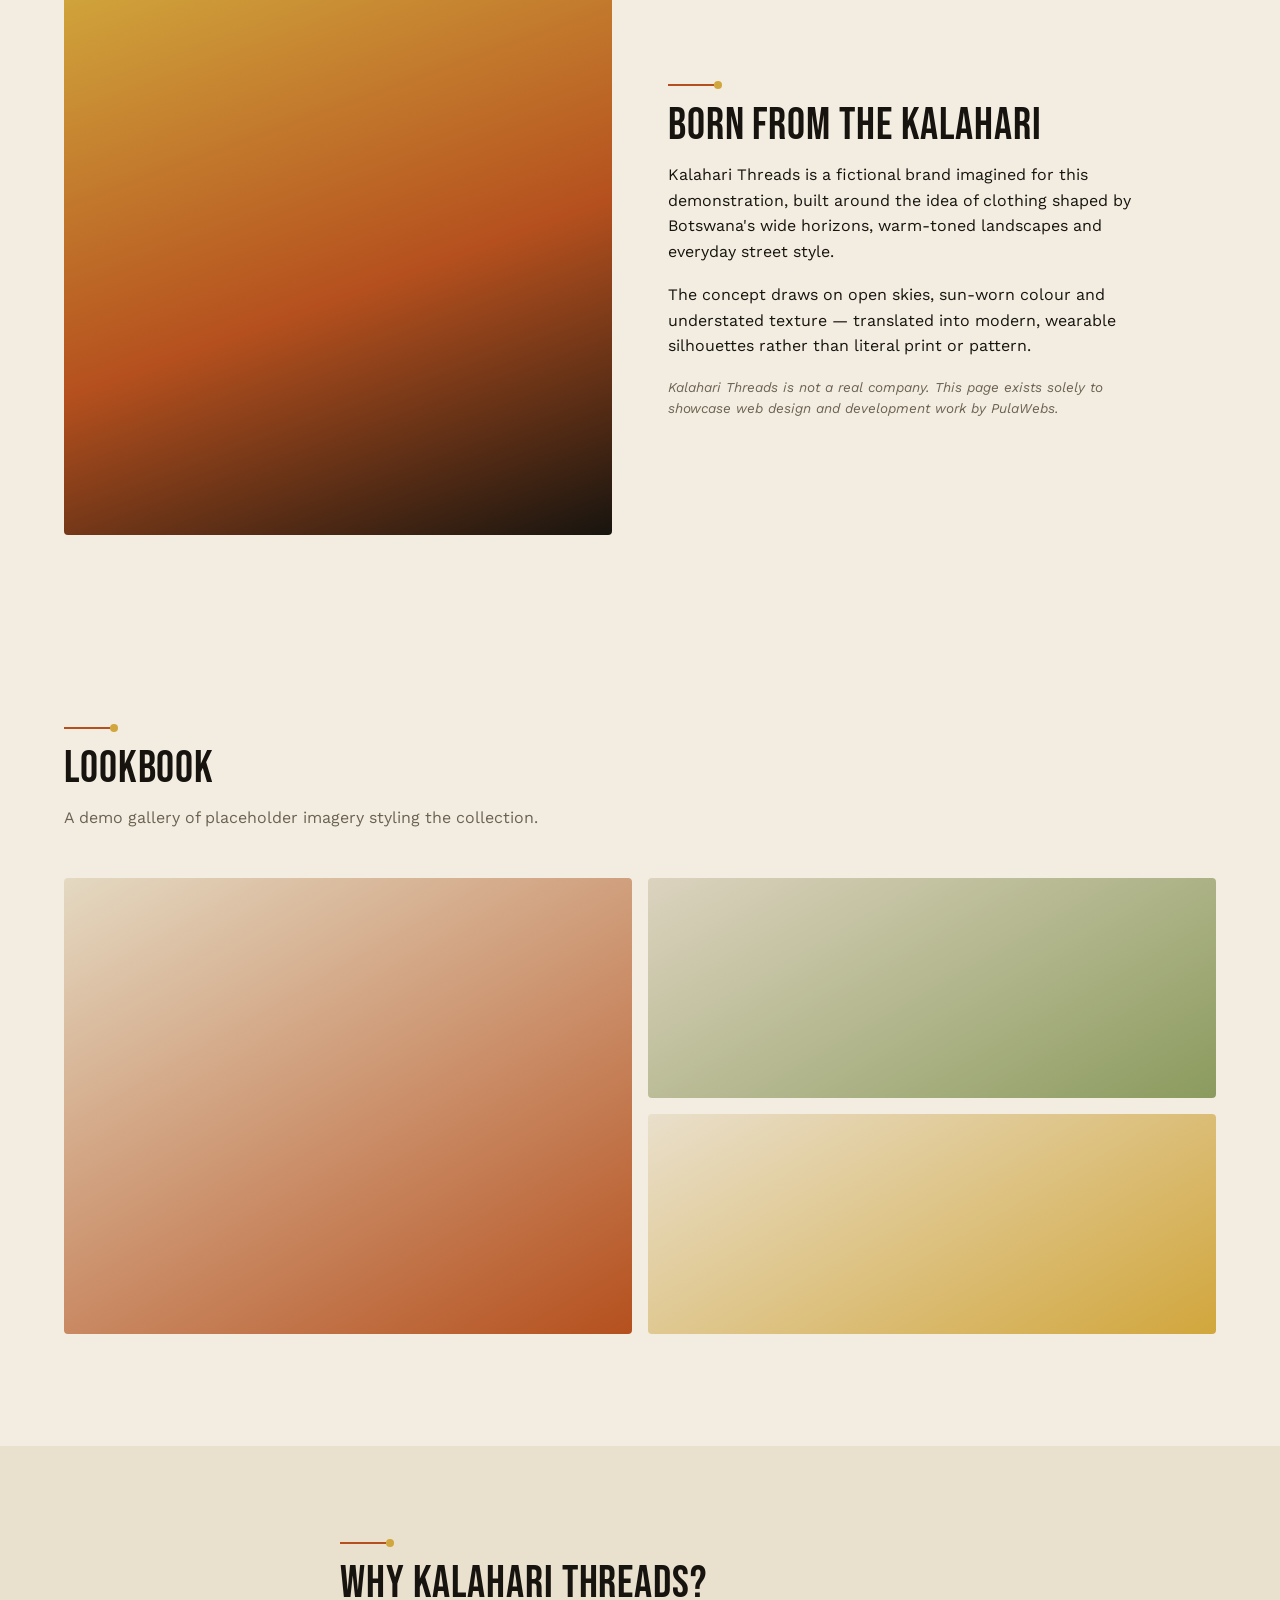
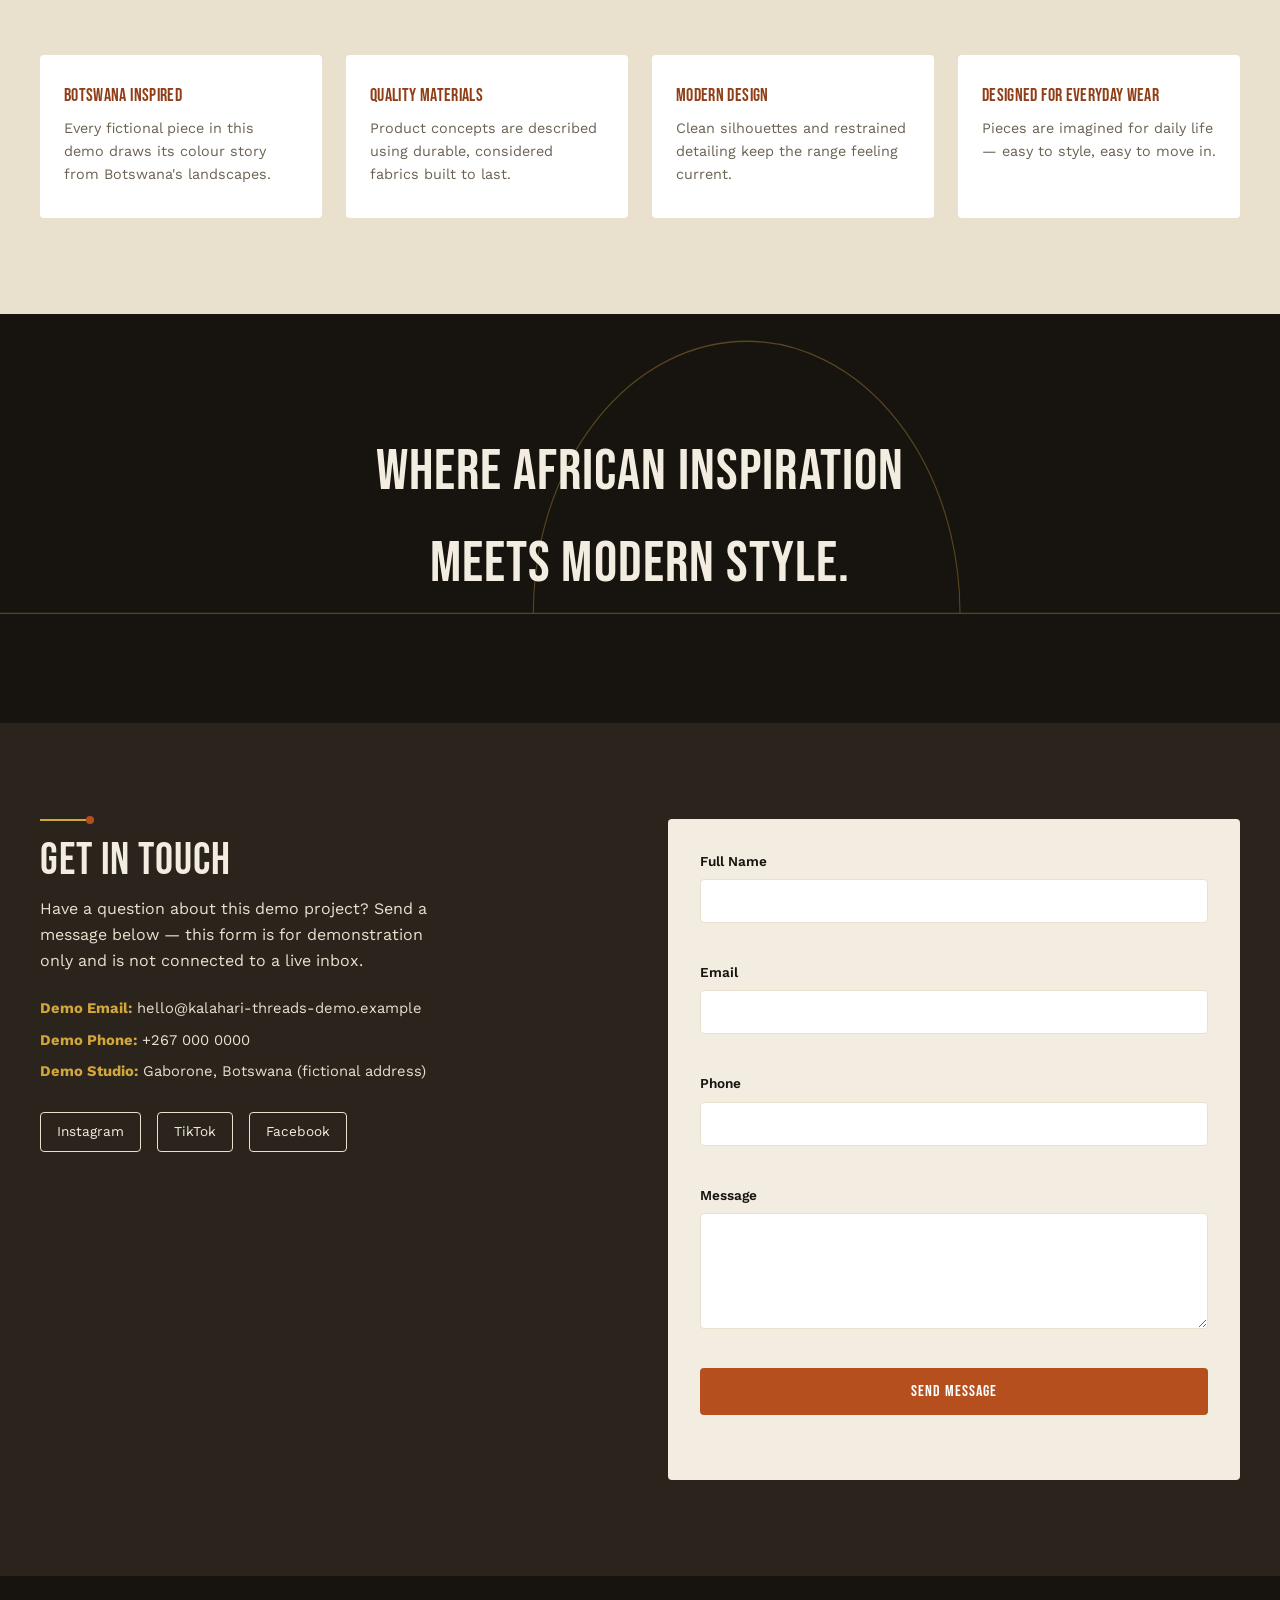
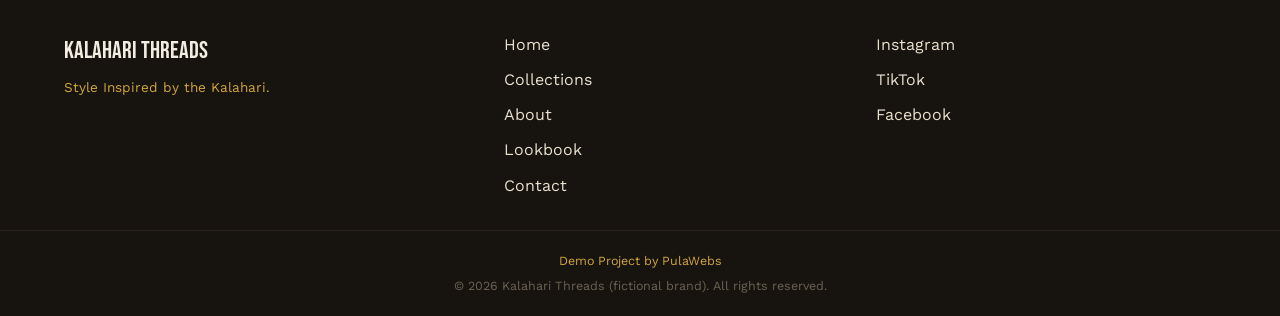
<file: demos/kalahari threads/index.html>
<!DOCTYPE html>
<html lang="en">
<head>
<meta charset="UTF-8">
<meta name="viewport" content="width=device-width, initial-scale=1.0">
<title>Kalahari Threads — Style Inspired by the Kalahari (Demo Project by PulaWebs)</title>
<meta name="description" content="Kalahari Threads is a fictional demo fashion brand built by PulaWebs to showcase modern web design.">
<link rel="preconnect" href="https://fonts.googleapis.com">
<link rel="preconnect" href="https://fonts.gstatic.com" crossorigin>
<link href="https://fonts.googleapis.com/css2?family=Bebas+Neue&family=Work+Sans:wght@400;500;600;700&display=swap" rel="stylesheet">
<link rel="stylesheet" href="style.css">
</head>
<body>

<!-- ============ DEMO BANNER ============ -->
<div class="demo-banner" role="note">
  This is a fictional demo project by <strong>PulaWebs</strong> — Kalahari Threads is not a real business, and no products can be purchased here.
</div>

<!-- ============ NAVIGATION ============ -->
<header class="site-header">
  <nav class="navbar" aria-label="Primary navigation">
    <a href="#home" class="logo">Kalahari&nbsp;Threads</a>

    <ul class="nav-links" id="nav-links">
      <li><a href="#home" class="nav-link">Home</a></li>
      <li><a href="#collections" class="nav-link">Collections</a></li>
      <li><a href="#about" class="nav-link">About</a></li>
      <li><a href="#lookbook" class="nav-link">Lookbook</a></li>
      <li><a href="#contact" class="nav-link">Contact</a></li>
      <li><a href="#featured" class="nav-link nav-cta">Explore Collection</a></li>
    </ul>

    <button class="menu-toggle" id="menu-toggle" aria-label="Open menu" aria-expanded="false" aria-controls="nav-links">
      <span class="menu-bar"></span>
      <span class="menu-bar"></span>
      <span class="menu-bar"></span>
    </button>
  </nav>
</header>

<main id="home">

  <!-- ============ HERO ============ -->
  <section class="hero">
    <svg class="hero-horizon" viewBox="0 0 1200 500" preserveAspectRatio="none" aria-hidden="true">
      <line x1="0" y1="360" x2="1200" y2="360" stroke="currentColor" stroke-width="1.5"/>
      <path d="M 100 360 A 350 350 0 0 1 800 360" fill="none" stroke="currentColor" stroke-width="1.5"/>
    </svg>

    <div class="hero-inner">
      <p class="eyebrow">PulaWebs Demo — Botswana-Inspired Streetwear</p>
      <h1 class="hero-title">Style Inspired<br>by the Kalahari.</h1>
      <p class="hero-sub">Contemporary fashion inspired by Botswana, designed for everyday expression.</p>
      <div class="hero-actions">
        <button class="btn btn-primary" data-scroll="#featured">Explore Collection</button>
        <button class="btn btn-ghost" data-scroll="#about">Discover Our Story</button>
      </div>
    </div>
  </section>

  <!-- ============ FEATURED COLLECTION ============ -->
  <section class="section" id="featured">
    <div class="section-head">
      <span class="section-mark" aria-hidden="true"></span>
      <h2 class="section-title">Featured Collection</h2>
      <p class="section-note">Demo products for portfolio purposes only — prices shown in Botswana Pula (P) are fictional and not for sale.</p>
    </div>

    <div class="product-grid">

      <article class="product-card">
        <div class="product-image ph-1" role="img" aria-label="Placeholder image of the Kalahari Oversized Tee"><span class="demo-tag">Demo</span></div>
        <div class="product-body">
          <h3 class="product-name">Kalahari Oversized Tee</h3>
          <p class="product-desc">A relaxed, heavyweight tee with a sun-bleached wash, built for warm days and easy layering.</p>
          <div class="product-foot">
            <span class="product-price">P 350 <small>(demo price)</small></span>
            <button class="btn btn-small" data-product="Kalahari Oversized Tee" data-price="P 350" data-desc="A relaxed, heavyweight cotton tee with a sun-bleached wash and dropped shoulders.">View Item</button>
          </div>
        </div>
      </article>

      <article class="product-card">
        <div class="product-image ph-2" role="img" aria-label="Placeholder image of the Desert Hoodie"><span class="demo-tag">Demo</span></div>
        <div class="product-body">
          <h3 class="product-name">Desert Hoodie</h3>
          <p class="product-desc">A brushed-fleece hoodie in muted sand tones, cut for movement with a lined kangaroo pocket.</p>
          <div class="product-foot">
            <span class="product-price">P 620 <small>(demo price)</small></span>
            <button class="btn btn-small" data-product="Desert Hoodie" data-price="P 620" data-desc="Brushed-fleece hoodie in muted sand tones with a lined kangaroo pocket and ribbed cuffs.">View Item</button>
          </div>
        </div>
      </article>

      <article class="product-card">
        <div class="product-image ph-3" role="img" aria-label="Placeholder image of the Botswana Heritage Shirt"><span class="demo-tag">Demo</span></div>
        <div class="product-body">
          <h3 class="product-name">Botswana Heritage Shirt</h3>
          <p class="product-desc">A structured button-up with subtle woven texture, nodding to heritage cloth without heavy print.</p>
          <div class="product-foot">
            <span class="product-price">P 480 <small>(demo price)</small></span>
            <button class="btn btn-small" data-product="Botswana Heritage Shirt" data-price="P 480" data-desc="Structured button-up shirt with subtle woven texture and mother-of-pearl-style buttons.">View Item</button>
          </div>
        </div>
      </article>

      <article class="product-card">
        <div class="product-image ph-4" role="img" aria-label="Placeholder image of the Kalahari Cargo Pants"><span class="demo-tag">Demo</span></div>
        <div class="product-body">
          <h3 class="product-name">Kalahari Cargo Pants</h3>
          <p class="product-desc">Tapered utility cargos in a durable twill, with reinforced stitching for daily wear.</p>
          <div class="product-foot">
            <span class="product-price">P 560 <small>(demo price)</small></span>
            <button class="btn btn-small" data-product="Kalahari Cargo Pants" data-price="P 560" data-desc="Tapered utility cargo pants in durable twill with reinforced stitching and adjustable cuffs.">View Item</button>
          </div>
        </div>
      </article>

      <article class="product-card">
        <div class="product-image ph-5" role="img" aria-label="Placeholder image of the Signature Cap"><span class="demo-tag">Demo</span></div>
        <div class="product-body">
          <h3 class="product-name">Signature Cap</h3>
          <p class="product-desc">A low-profile six-panel cap with a subtly embroidered horizon mark on the front.</p>
          <div class="product-foot">
            <span class="product-price">P 220 <small>(demo price)</small></span>
            <button class="btn btn-small" data-product="Signature Cap" data-price="P 220" data-desc="Low-profile six-panel cap with an embroidered horizon mark and adjustable strap.">View Item</button>
          </div>
        </div>
      </article>

      <article class="product-card">
        <div class="product-image ph-6" role="img" aria-label="Placeholder image of the Sandstone Jacket"><span class="demo-tag">Demo</span></div>
        <div class="product-body">
          <h3 class="product-name">Sandstone Jacket</h3>
          <p class="product-desc">A lightweight shacket in a warm sandstone hue, built to layer from cool mornings into afternoon heat.</p>
          <div class="product-foot">
            <span class="product-price">P 780 <small>(demo price)</small></span>
            <button class="btn btn-small" data-product="Sandstone Jacket" data-price="P 780" data-desc="Lightweight shacket in sandstone canvas with corozo buttons and a chest pocket.">View Item</button>
          </div>
        </div>
      </article>

    </div>
  </section>

  <!-- ============ COLLECTION CATEGORIES ============ -->
  <section class="section section-alt" id="collections">
    <div class="section-head">
      <span class="section-mark" aria-hidden="true"></span>
      <h2 class="section-title">Shop by Category</h2>
    </div>

    <div class="category-strip">
      <div class="category-card">
        <h3>T-Shirts</h3>
        <p>Everyday staples, cut relaxed and built in breathable cotton.</p>
      </div>
      <div class="category-card">
        <h3>Hoodies</h3>
        <p>Heavyweight comfort layers for cool desert evenings.</p>
      </div>
      <div class="category-card">
        <h3>Shirts</h3>
        <p>Structured button-ups blending heritage texture with modern cuts.</p>
      </div>
      <div class="category-card">
        <h3>Trousers</h3>
        <p>Utility-driven bottoms designed to move through a full day.</p>
      </div>
      <div class="category-card">
        <h3>Accessories</h3>
        <p>Caps and finishing pieces that carry the Kalahari mark.</p>
      </div>
    </div>
  </section>

  <!-- ============ ABOUT ============ -->
  <section class="section about" id="about">
    <div class="about-grid">
      <div class="about-visual ph-about" role="img" aria-label="Placeholder image representing the Kalahari landscape"></div>
      <div class="about-copy">
        <span class="section-mark" aria-hidden="true"></span>
        <h2 class="section-title">Born From the Kalahari</h2>
        <p>Kalahari Threads is a fictional brand imagined for this demonstration, built around the idea of clothing shaped by Botswana's wide horizons, warm-toned landscapes and everyday street style.</p>
        <p>The concept draws on open skies, sun-worn colour and understated texture — translated into modern, wearable silhouettes rather than literal print or pattern.</p>
        <p class="about-disclaimer">Kalahari Threads is not a real company. This page exists solely to showcase web design and development work by PulaWebs.</p>
      </div>
    </div>
  </section>

  <!-- ============ LOOKBOOK ============ -->
  <section class="section" id="lookbook">
    <div class="section-head">
      <span class="section-mark" aria-hidden="true"></span>
      <h2 class="section-title">Lookbook</h2>
      <p class="section-note">A demo gallery of placeholder imagery styling the collection.</p>
    </div>

    <div class="lookbook-grid">
      <div class="look-item look-1" role="img" aria-label="Placeholder lookbook image: model wearing the Desert Hoodie against a sand-toned backdrop"></div>
      <div class="look-item look-2" role="img" aria-label="Placeholder lookbook image: close-up detail of the Botswana Heritage Shirt fabric"></div>
      <div class="look-item look-3" role="img" aria-label="Placeholder lookbook image: model wearing the Kalahari Cargo Pants and Signature Cap"></div>
      <div class="look-item look-4" role="img" aria-label="Placeholder lookbook image: the Sandstone Jacket styled as an outer layer"></div>
      <div class="look-item look-5" role="img" aria-label="Placeholder lookbook image: full outfit styled with the Kalahari Oversized Tee"></div>
      <div class="look-item look-6" role="img" aria-label="Placeholder lookbook image: flat lay of accessories including the Signature Cap"></div>
    </div>
  </section>

  <!-- ============ WHY KALAHARI THREADS ============ -->
  <section class="section section-alt" id="why">
    <div class="section-head">
      <span class="section-mark" aria-hidden="true"></span>
      <h2 class="section-title">Why Kalahari Threads?</h2>
    </div>

    <div class="feature-grid">
      <div class="feature-card">
        <h3>Botswana Inspired</h3>
        <p>Every fictional piece in this demo draws its colour story from Botswana's landscapes.</p>
      </div>
      <div class="feature-card">
        <h3>Quality Materials</h3>
        <p>Product concepts are described using durable, considered fabrics built to last.</p>
      </div>
      <div class="feature-card">
        <h3>Modern Design</h3>
        <p>Clean silhouettes and restrained detailing keep the range feeling current.</p>
      </div>
      <div class="feature-card">
        <h3>Designed for Everyday Wear</h3>
        <p>Pieces are imagined for daily life — easy to style, easy to move in.</p>
      </div>
    </div>
  </section>

  <!-- ============ FEATURED STATEMENT ============ -->
  <section class="statement">
    <svg class="statement-horizon" viewBox="0 0 1200 300" preserveAspectRatio="none" aria-hidden="true">
      <line x1="0" y1="220" x2="1200" y2="220" stroke="currentColor" stroke-width="1"/>
      <path d="M 500 220 A 200 200 0 0 1 900 220" fill="none" stroke="currentColor" stroke-width="1"/>
    </svg>
    <p class="statement-text">Where African inspiration<br>meets modern style.</p>
  </section>

  <!-- ============ CONTACT ============ -->
  <section class="section contact-section" id="contact">
    <div class="contact-grid">
      <div class="contact-info">
        <span class="section-mark section-mark-light" aria-hidden="true"></span>
        <h2 class="section-title">Get In Touch</h2>
        <p>Have a question about this demo project? Send a message below — this form is for demonstration only and is not connected to a live inbox.</p>

        <ul class="contact-details">
          <li><strong>Demo Email:</strong> hello@kalahari-threads-demo.example</li>
          <li><strong>Demo Phone:</strong> +267 000 0000</li>
          <li><strong>Demo Studio:</strong> Gaborone, Botswana (fictional address)</li>
        </ul>

        <div class="social-links" aria-label="Social media links (demo)">
          <a href="#" class="social-link" aria-label="Kalahari Threads on Instagram (demo link)">Instagram</a>
          <a href="#" class="social-link" aria-label="Kalahari Threads on TikTok (demo link)">TikTok</a>
          <a href="#" class="social-link" aria-label="Kalahari Threads on Facebook (demo link)">Facebook</a>
        </div>
      </div>

      <form class="contact-form" id="contact-form" novalidate>
        <div class="form-row">
          <label for="full-name">Full Name</label>
          <input type="text" id="full-name" name="full-name" autocomplete="name" required>
          <span class="form-error" id="error-full-name" role="alert"></span>
        </div>

        <div class="form-row">
          <label for="email">Email</label>
          <input type="email" id="email" name="email" autocomplete="email" required>
          <span class="form-error" id="error-email" role="alert"></span>
        </div>

        <div class="form-row">
          <label for="phone">Phone</label>
          <input type="tel" id="phone" name="phone" autocomplete="tel">
          <span class="form-error" id="error-phone" role="alert"></span>
        </div>

        <div class="form-row">
          <label for="message">Message</label>
          <textarea id="message" name="message" rows="5" required></textarea>
          <span class="form-error" id="error-message" role="alert"></span>
        </div>

        <button type="submit" class="btn btn-primary btn-full">Send Message</button>
        <p class="form-success" id="form-success" role="status" aria-live="polite"></p>
      </form>
    </div>
  </section>

</main>

<!-- ============ FOOTER ============ -->
<footer class="site-footer">
  <div class="footer-inner">
    <div class="footer-brand">
      <p class="footer-logo">Kalahari Threads</p>
      <p class="footer-tagline">Style Inspired by the Kalahari.</p>
    </div>

    <nav class="footer-links" aria-label="Footer navigation">
      <a href="#home">Home</a>
      <a href="#collections">Collections</a>
      <a href="#about">About</a>
      <a href="#lookbook">Lookbook</a>
      <a href="#contact">Contact</a>
    </nav>

    <div class="footer-social" aria-label="Social media links (demo)">
      <a href="#" aria-label="Instagram (demo link)">Instagram</a>
      <a href="#" aria-label="TikTok (demo link)">TikTok</a>
      <a href="#" aria-label="Facebook (demo link)">Facebook</a>
    </div>
  </div>

  <div class="footer-bottom">
    <p>Demo Project by PulaWebs</p>
    <p>&copy; <span id="footer-year"></span> Kalahari Threads (fictional brand). All rights reserved.</p>
  </div>
</footer>

<!-- ============ PRODUCT MODAL ============ -->
<div class="modal-overlay" id="modal-overlay" hidden>
  <div class="modal" role="dialog" aria-modal="true" aria-labelledby="modal-title" id="product-modal">
    <button class="modal-close" id="modal-close" aria-label="Close dialog">&times;</button>
    <p class="modal-tag">Demo Product</p>
    <h3 class="modal-title" id="modal-title"></h3>
    <p class="modal-price" id="modal-price"></p>
    <p class="modal-desc" id="modal-desc"></p>
    <p class="modal-note">This is a demo item for the PulaWebs portfolio. No purchase is possible on this site.</p>
    <button class="btn btn-ghost modal-dismiss" id="modal-dismiss">Close</button>
  </div>
</div>

<script src="script.js"></script>
</body>
</html>
</file>
<file: style.css>
/* =========================================================
   PULAWEBs — STYLE.CSS
   WEB DESIGN STUDIO · BOTSWANA
========================================================= */

:root {
  --bg: #e9e9e4;
  --surface: #f5f5f0;
  --dark: #111111;
  --text: #171717;
  --muted: #6d6d68;
  --line: rgba(17, 17, 17, 0.14);
  --accent: #ff4d2e;
  --white: #ffffff;

  --radius: 24px;
  --max-width: 1400px;

  --ease: cubic-bezier(.2, .8, .2, 1);
}

/* =========================================================
   RESET
========================================================= */

* {
  margin: 0;
  padding: 0;
  box-sizing: border-box;
}

html {
  scroll-behavior: smooth;
}

body {
  background: var(--bg);
  color: var(--text);
  font-family: "Manrope", sans-serif;
  overflow-x: hidden;
  line-height: 1.4;
}

body.menu-open {
  overflow: hidden;
}

img {
  max-width: 100%;
  display: block;
}

a {
  color: inherit;
  text-decoration: none;
}

button,
input,
textarea,
select {
  font: inherit;
}

button {
  cursor: pointer;
}

::selection {
  background: var(--dark);
  color: var(--white);
}

/* =========================================================
   TYPOGRAPHY
========================================================= */

.mono {
  font-family: "DM Mono", monospace;
  font-size: 11px;
  line-height: 1.4;
  letter-spacing: .08em;
  text-transform: uppercase;
}

/* =========================================================
   CUSTOM CURSOR
========================================================= */

.cursor {
  position: fixed;
  left: 0;
  top: 0;

  width: 18px;
  height: 18px;

  border: 1px solid var(--dark);
  border-radius: 50%;

  pointer-events: none;

  z-index: 99999;

  transform: translate(-50%, -50%);

  transition:
    width .25s ease,
    height .25s ease,
    background .25s ease,
    border-color .25s ease;
}

.cursor.active {
  width: 60px;
  height: 60px;

  background: var(--white);
  border-color: var(--white);

  mix-blend-mode: difference;
}

/* =========================================================
   NAVIGATION
========================================================= */

nav {
  position: fixed;

  top: 0;
  left: 0;

  width: 100%;

  z-index: 1000;

  padding: 22px 30px;

  transition:
    padding .4s var(--ease);
}

.nav-inner {
  width: 100%;
  max-width: var(--max-width);

  margin: auto;

  display: flex;
  align-items: center;
  justify-content: space-between;

  padding: 14px 18px;

  transition:
    background .4s ease,
    border .4s ease,
    border-radius .4s ease,
    backdrop-filter .4s ease;
}

nav.scrolled {
  padding: 12px 20px;
}

nav.scrolled .nav-inner {
  background: rgba(233, 233, 228, .82);

  backdrop-filter: blur(20px);

  border: 1px solid var(--line);

  border-radius: 100px;
}

/* LOGO */

.logo {
  font-size: 23px;

  font-weight: 800;

  letter-spacing: -.07em;
}

.logo span {
  color: var(--accent);
}

/* NAV LINKS */

.nav-links {
  display: flex;
  align-items: center;

  gap: 30px;
}

.nav-links a {
  position: relative;

  font-size: 13px;
  font-weight: 700;

  transition: color .25s ease;
}

.nav-links a:not(.nav-cta)::after {
  content: "";

  position: absolute;

  left: 0;
  bottom: -6px;

  width: 0;
  height: 1px;

  background: currentColor;

  transition: width .3s ease;
}

.nav-links a:hover::after,
.nav-links a.active::after {
  width: 100%;
}

/* NAV BUTTON */

.nav-cta {
  background: var(--dark);
  color: var(--white);

  padding: 12px 18px;

  border-radius: 100px;

  transition:
    background .3s ease,
    transform .3s ease;
}

.nav-cta:hover {
  background: var(--accent);

  transform: translateY(-2px);
}

.nav-cta::after {
  display: none !important;
}

/* MOBILE MENU */

.menu {
  display: none;

  border: 0;

  background: transparent;

  color: var(--dark);

  font-size: 25px;

  line-height: 1;
}

/* =========================================================
   HERO
========================================================= */

.hero {
  min-height: 100vh;

  max-width: var(--max-width);

  margin: auto;

  padding:
    165px
    30px
    65px;

  display: flex;

  flex-direction: column;

  justify-content: space-between;
}

.hero-top {
  display: flex;

  justify-content: space-between;

  align-items: flex-start;
}

.eyebrow {
  display: flex;

  align-items: center;

  gap: 10px;
}

.dot {
  width: 8px;
  height: 8px;

  background: var(--accent);

  border-radius: 50%;

  animation:
    pulse 1.8s ease-in-out infinite;
}

@keyframes pulse {

  0%,
  100% {
    transform: scale(1);
    opacity: 1;
  }

  50% {
    transform: scale(.65);
    opacity: .4;
  }
}

.hero-location {
  text-align: right;
  color: var(--muted);
}

.hero-title {
  margin-top: 80px;

  max-width: 1250px;

  font-size: clamp(
    72px,
    12vw,
    190px
  );

  line-height: .82;

  font-weight: 800;

  letter-spacing: -.095em;
}

.hero-title .outline {
  color: transparent;

  -webkit-text-stroke:
    2px var(--dark);
}

.hero-bottom {
  margin-top: 80px;

  display: grid;

  grid-template-columns:
    1fr 1fr;

  gap: 50px;

  align-items: end;
}

.hero-description {
  max-width: 550px;

  color: #41413e;

  font-size: 19px;

  line-height: 1.55;

  letter-spacing: -.02em;
}

.hero-actions {
  display: flex;

  justify-content: flex-end;

  align-items: center;

  gap: 12px;
}

/* =========================================================
   BUTTONS
========================================================= */

.button {
  display: inline-flex;

  align-items: center;
  justify-content: center;

  gap: 10px;

  min-height: 52px;

  padding:
    14px 23px;

  border:
    1px solid var(--dark);

  border-radius: 100px;

  font-size: 13px;

  font-weight: 800;

  transition:
    background .3s ease,
    color .3s ease,
    border-color .3s ease,
    transform .3s var(--ease);
}

.button.primary {
  background: var(--dark);

  color: var(--white);
}

.button:hover {
  transform: translateY(-4px);
}

.button.primary:hover {
  background: var(--accent);

  border-color: var(--accent);
}

.button:not(.primary):hover {
  background: var(--dark);

  color: var(--white);
}

/* =========================================================
   MARQUEE
========================================================= */

.marquee {
  width: 100%;

  overflow: hidden;

  white-space: nowrap;

  border-top:
    1px solid var(--line);

  border-bottom:
    1px solid var(--line);

  padding: 20px 0;
}

.marquee-track {
  display: inline-flex;

  align-items: center;

  width: max-content;

  animation:
    marquee 25s linear infinite;
}

.marquee span {
  margin: 0 25px;

  font-size: 13px;

  font-weight: 800;

  text-transform: uppercase;
}

.marquee .orange {
  color: var(--accent);

  margin-left: 0;
  margin-right: 0;
}

@keyframes marquee {

  from {
    transform: translateX(0);
  }

  to {
    transform: translateX(-50%);
  }

}

/* =========================================================
   SECTIONS
========================================================= */

section {
  width: 100%;

  max-width: var(--max-width);

  margin: auto;

  padding:
    150px 30px;
}

.section-header {
  display: grid;

  grid-template-columns:
    180px 1fr;

  gap: 50px;

  margin-bottom: 90px;
}

.section-number {
  color: var(--muted);
}

.section-title {
  max-width: 900px;

  font-size:
    clamp(
      50px,
      7vw,
      100px
    );

  line-height: .94;

  letter-spacing: -.075em;
}

.section-title em {
  color: var(--muted);

  font-style: normal;
}

/* =========================================================
   SCROLL REVEAL
========================================================= */

.reveal {
  opacity: 0;

  transform:
    translateY(45px);

  transition:
    opacity .9s ease,
    transform .9s var(--ease);
}

.reveal.visible {
  opacity: 1;

  transform:
    translateY(0);
}

/* =========================================================
   INTRO
========================================================= */

.intro {
  border-bottom:
    1px solid var(--line);
}

.intro-text {
  max-width: 1000px;

  margin-left: auto;

  font-size:
    clamp(
      32px,
      4.2vw,
      66px
    );

  line-height: 1.05;

  letter-spacing: -.06em;
}

.intro-text span {
  color: var(--muted);
}

/* =========================================================
   WORK / PORTFOLIO
========================================================= */

.work-grid {
  display: grid;

  grid-template-columns:
    1fr 1fr;

  gap: 20px;
}

.project {
  position: relative;

  min-height: 600px;

  overflow: hidden;

  border-radius: var(--radius);

  isolation: isolate;

  transition:
    transform .5s var(--ease);
}

.project::after {
  content: "";

  position: absolute;

  inset: 0;

  z-index: 1;

  background:
    linear-gradient(
      to top,
      rgba(0, 0, 0, .55),
      transparent 45%
    );

  pointer-events: none;
}

.project:nth-child(2) {
  margin-top: 130px;
}

.project-one {
  background: #755d44;
}

.project-two {
  background: #171717;
}

.project-image {
  position: absolute;

  inset: 0;

  display: flex;

  align-items: center;

  justify-content: center;
}

.project-visual {
  width: 80%;
  height: 70%;

  padding: 25px;

  background: #f5f5f0;

  border-radius: 12px;

  box-shadow:
    0 30px 80px rgba(0, 0, 0, .2);

  transform:
    rotate(-4deg);

  transition:
    transform .7s var(--ease);
}

.project:nth-child(2)
.project-visual {
  transform:
    rotate(4deg);
}

.project:hover
.project-visual {
  transform:
    rotate(0)
    scale(1.04);
}

/* BROWSER MOCKUP */

.mock-browser {
  width: 100%;
  height: 100%;

  overflow: hidden;

  border:
    1px solid var(--line);

  border-radius: 8px;

  background: #fff;
}

.browser-bar {
  height: 30px;

  display: flex;

  align-items: center;

  gap: 5px;

  padding: 0 10px;

  border-bottom:
    1px solid var(--line);
}

.browser-dot {
  width: 6px;
  height: 6px;

  border-radius: 50%;

  background: var(--dark);

  opacity: .3;
}

.browser-content {
  padding: 28px;
}

.mock-title {
  margin-bottom: 25px;

  font-size: 32px;

  line-height: .95;

  font-weight: 800;

  letter-spacing: -.07em;
}

.mock-line {
  width: 70%;
  height: 8px;

  margin-bottom: 8px;

  background: #ddd;

  border-radius: 20px;
}

.mock-line.small {
  width: 42%;
}

/* PROJECT INFO */

.project-info {
  position: absolute;

  left: 25px;
  right: 25px;
  bottom: 25px;

  z-index: 5;

  display: flex;

  justify-content: space-between;

  align-items: flex-end;

  color: white;
}

.project-info h3 {
  margin-top: 5px;

  font-size: 30px;

  line-height: 1;

  letter-spacing: -.055em;
}

.project-link {
  width: 50px;
  height: 50px;

  display: grid;

  place-items: center;

  border:
    1px solid rgba(255,255,255,.8);

  border-radius: 50%;

  transition:
    background .3s ease,
    color .3s ease,
    transform .3s ease;
}

.project:hover .project-link {
  background: white;

  color: black;

  transform:
    rotate(45deg);
}

/* =========================================================
   SERVICES
========================================================= */

.services {
  border-top:
    1px solid var(--line);
}

.service-list {
  border-top:
    1px solid var(--line);
}

.service {
  position: relative;

  display: grid;

  grid-template-columns:
    100px 1fr 1fr 50px;

  gap: 30px;

  align-items: center;

  padding: 35px 0;

  border-bottom:
    1px solid var(--line);

  transition:
    padding .4s var(--ease),
    background .4s ease;
}

.service::before {
  content: "";

  position: absolute;

  left: 0;
  bottom: -1px;

  width: 0;
  height: 2px;

  background: var(--accent);

  transition:
    width .5s var(--ease);
}

.service:hover::before {
  width: 100%;
}

.service:hover {
  padding-left: 20px;
  padding-right: 20px;

  background:
    rgba(255,255,255,.35);
}

.service h3 {
  font-size:
    clamp(
      25px,
      3vw,
      40px
    );

  line-height: 1;

  letter-spacing: -.06em;
}

.service p {
  max-width: 400px;

  color: var(--muted);

  line-height: 1.5;
}

.service-arrow {
  font-size: 25px;

  transition:
    transform .3s ease,
    color .3s ease;
}

.service:hover .service-arrow {
  color: var(--accent);

  transform:
    rotate(45deg);
}

/* =========================================================
   PROCESS
========================================================= */

.process {
  max-width: none;

  color: white;

  background: var(--dark);

  padding-left:
    max(
      30px,
      calc(
        (100vw - 1340px) / 2
      )
    );

  padding-right:
    max(
      30px,
      calc(
        (100vw - 1340px) / 2
      )
    );
}

.process .section-number {
  color: #777;
}

.process .section-title {
  color: white;
}

.process .section-title em {
  color: #666;
}

.process-grid {
  display: grid;

  grid-template-columns:
    repeat(4, 1fr);

  border-top:
    1px solid #333;
}

.process-card {
  min-height: 390px;

  padding:
    35px 25px 35px 0;

  margin-right: 25px;

  border-right:
    1px solid #333;
}

.process-card:last-child {
  margin-right: 0;

  border-right: 0;
}

.process-card-number {
  color: var(--accent);

  font-family:
    "DM Mono",
    monospace;

  font-size: 12px;
}

.process-card h3 {
  margin-top: 110px;

  margin-bottom: 20px;

  font-size: 36px;

  line-height: 1;

  letter-spacing: -.06em;
}

.process-card p {
  max-width: 260px;

  color: #999;

  line-height: 1.6;
}

/* =========================================================
   PRICING
========================================================= */

.pricing-grid {
  display: grid;

  grid-template-columns:
    1fr 1fr;

  gap: 20px;
}

.price-card {
  position: relative;

  padding: 40px;

  border:
    1px solid var(--line);

  border-radius: var(--radius);

  background: transparent;

  transition:
    transform .4s var(--ease),
    background .4s ease;
}

.price-card:hover {
  background: var(--surface);

  transform:
    translateY(-8px);
}

.price-card.recommended {
  border:
    2px solid var(--dark);
}

.recommended-label {
  position: absolute;

  top: 25px;
  right: 25px;

  padding:
    7px 12px;

  color: white;

  background: var(--accent);

  border-radius: 100px;

  font-size: 10px;

  font-weight: 800;
}

.price-card h3 {
  max-width: 550px;

  margin:
    20px 0 30px;

  font-size: 24px;

  line-height: 1.2;

  letter-spacing: -.04em;
}

.price {
  margin-bottom: 35px;

  font-size: 80px;

  font-weight: 800;

  line-height: .9;

  letter-spacing: -.09em;
}

.features {
  list-style: none;

  margin-bottom: 35px;

  border-top:
    1px solid var(--line);
}

.features li {
  padding: 13px 0;

  color: #555;

  font-size: 14px;

  border-bottom:
    1px solid var(--line);
}

/* =========================================================
   PAYMENT
========================================================= */

.payment {
  display: grid;

  grid-template-columns:
    1fr 1fr;

  gap: 80px;

  align-items: center;

  border-top:
    1px solid var(--line);
}

.payment h2 {
  margin-top: 20px;

  font-size:
    clamp(
      55px,
      7vw,
      100px
    );

  line-height: .9;

  letter-spacing: -.085em;
}

.payment-options {
  display: grid;

  gap: 15px;
}

.payment-card {
  display: flex;

  align-items: center;

  justify-content: space-between;

  padding: 25px;

  background: var(--surface);

  border:
    1px solid var(--line);

  border-radius: 18px;

  transition:
    transform .3s var(--ease);
}

.payment-card:hover {
  transform:
    translateX(8px);
}

.payment-card strong {
  font-size: 21px;
}

.payment-card:first-child strong {
  color: #d17a00;
}

.payment-card:last-child strong {
  color: #ed1c24;
}

/* =========================================================
   ABOUT
========================================================= */

.about {
  max-width: none;

  background: var(--accent);

  padding-left:
    max(
      30px,
      calc(
        (100vw - 1340px) / 2
      )
    );

  padding-right:
    max(
      30px,
      calc(
        (100vw - 1340px) / 2
      )
    );
}

.about > h2 {
  max-width: 1150px;

  margin-top: 55px;

  font-size:
    clamp(
      65px,
      9vw,
      135px
    );

  line-height: .85;

  letter-spacing: -.095em;
}

.about-bottom {
  display: grid;

  grid-template-columns:
    1fr 1fr;

  gap: 60px;

  margin-top: 100px;
}

.about-bottom p {
  max-width: 600px;

  font-size: 20px;

  line-height: 1.6;
}

/* =========================================================
   CONTACT
========================================================= */

.contact {
  max-width: none;

  color: white;

  background: var(--dark);

  padding-left:
    max(
      30px,
      calc(
        (100vw - 1340px) / 2
      )
    );

  padding-right:
    max(
      30px,
      calc(
        (100vw - 1340px) / 2
      )
    );
}

.contact-title {
  max-width: 1200px;

  margin:
    55px 0 100px;

  font-size:
    clamp(
      65px,
      10vw,
      150px
    );

  line-height: .84;

  letter-spacing: -.095em;
}

.contact-layout {
  display: grid;

  grid-template-columns:
    1fr 1fr;

  gap: 100px;
}

/* FORM */

form {
  display: grid;

  gap: 20px;
}

.field {
  padding:
    10px 0;

  border-bottom:
    1px solid #444;
}

.field label {
  display: block;

  margin-bottom: 8px;

  color: #777;

  font-family:
    "DM Mono",
    monospace;

  font-size: 10px;

  letter-spacing: .08em;

  text-transform: uppercase;
}

.field input,
.field textarea,
.field select {
  width: 100%;

  padding: 8px 0;

  outline: none;

  color: white;

  background: transparent;

  border: 0;
}

.field input::placeholder,
.field textarea::placeholder {
  color: #666;
}

.field textarea {
  min-height: 100px;

  resize: vertical;
}

.field select {
  cursor: pointer;
}

.field option {
  color: black;
}

/* CONTACT BUTTON */

.contact-button {
  width: max-content;

  margin-top: 20px;

  padding:
    17px 25px;

  color: white;

  background: var(--accent);

  border: 0;

  border-radius: 100px;

  font-weight: 800;

  transition:
    transform .3s var(--ease),
    background .3s ease;
}

.contact-button:hover {
  background: #ff674d;

  transform:
    translateY(-4px);
}

/* CONTACT DETAILS */

.contact-details {
  display: flex;

  flex-direction: column;

  justify-content: space-between;
}

.contact-details h3 {
  margin-bottom: 25px;

  font-size: 31px;

  line-height: 1.05;

  letter-spacing: -.05em;
}

.contact-link {
  display: block;

  margin-bottom: 12px;

  color: #ccc;

  font-size: 20px;

  transition:
    color .3s ease;
}

.contact-link:hover {
  color: var(--accent);
}

/* =========================================================
   FOOTER
========================================================= */

footer {
  padding:
    35px 30px;

  color: white;

  background: var(--dark);

  border-top:
    1px solid #333;
}

.footer-inner {
  max-width: var(--max-width);

  margin: auto;

  display: flex;

  align-items: center;

  justify-content: space-between;

  gap: 30px;
}

.footer-logo {
  font-size: 25px;

  font-weight: 800;

  letter-spacing: -.07em;
}

.footer-logo span {
  color: var(--accent);
}

.footer-links {
  display: flex;

  flex-wrap: wrap;

  gap: 20px;

  color: #aaa;

  font-size: 12px;
}

.footer-links a {
  transition:
    color .3s ease;
}

.footer-links a:hover {
  color: white;
}

/* =========================================================
   FORM MESSAGE
========================================================= */

.form-message {
  animation:
    fadeUp .4s ease;
}

@keyframes fadeUp {

  from {
    opacity: 0;
    transform: translateY(10px);
  }

  to {
    opacity: 1;
    transform: translateY(0);
  }

}

/* =========================================================
   RESPONSIVE — TABLET
========================================================= */

@media (max-width: 1000px) {

  .hero {
    padding-left: 25px;
    padding-right: 25px;
  }

  section {
    padding-left: 25px;
    padding-right: 25px;
  }

  .hero-title {
    font-size:
      clamp(
        65px,
        11vw,
        130px
      );
  }

  .process-grid {
    grid-template-columns:
      repeat(2, 1fr);
  }

  .process-card {
    min-height: 330px;

    border-bottom:
      1px solid #333;
  }

}

/* =========================================================
   RESPONSIVE — MOBILE
========================================================= */

@media (max-width: 800px) {

  /* NAV */

  nav {
    padding: 12px;
  }

  nav.scrolled {
    padding: 8px 12px;
  }

  .nav-inner {
    padding: 13px 15px;
  }

  .nav-links {
    position: fixed;

    top: 78px;

    left: 12px;
    right: 12px;

    display: none;

    flex-direction: column;

    align-items: flex-start;

    gap: 22px;

    padding: 25px;

    color: white;

    background: var(--dark);

    border-radius: 20px;

    box-shadow:
      0 25px 60px
      rgba(0,0,0,.25);
  }

  .nav-links.active {
    display: flex;
  }

  .nav-links a {
    font-size: 17px;
  }

  .nav-cta {
    width: 100%;

    text-align: center;
  }

  .menu {
    display: block;
  }

  /* HERO */

  .hero {
    min-height: auto;

    padding:
      130px
      20px
      70px;
  }

  .hero-top {
    flex-direction: column;

    gap: 20px;
  }

  .hero-location {
    text-align: left;
  }

  .hero-title {
    margin-top: 70px;

    font-size:
      clamp(
        58px,
        15vw,
        100px
      );
  }

  .hero-title .outline {
    -webkit-text-stroke:
      1.5px var(--dark);
  }

  .hero-bottom {
    grid-template-columns: 1fr;

    gap: 30px;

    margin-top: 60px;
  }

  .hero-description {
    font-size: 17px;
  }

  .hero-actions {
    justify-content: flex-start;

    flex-wrap: wrap;
  }

  /* SECTIONS */

  section {
    padding:
      100px 20px;
  }

  .section-header {
    grid-template-columns: 1fr;

    gap: 20px;

    margin-bottom: 55px;
  }

  .section-title {
    font-size:
      clamp(
        48px,
        12vw,
        75px
      );
  }

  /* INTRO */

  .intro-text {
    font-size:
      clamp(
        32px,
        8vw,
        50px
      );
  }

  /* WORK */

  .work-grid {
    grid-template-columns: 1fr;

    gap: 20px;
  }

  .project {
    min-height: 500px;
  }

  .project:nth-child(2) {
    margin-top: 0;
  }

  /* SERVICES */

  .service {
    grid-template-columns:
      45px 1fr 30px;

    gap: 15px;
  }

  .service p {
    display: none;
  }

  .service h3 {
    font-size: 27px;
  }

  /* PROCESS */

  .process {
    padding-left: 20px;
    padding-right: 20px;
  }

  .process-grid {
    grid-template-columns: 1fr 1fr;
  }

  .process-card {
    min-height: 300px;

    padding:
      30px 20px 30px 0;

    margin-right: 20px;
  }

  .process-card h3 {
    margin-top: 70px;

    font-size: 30px;
  }

  /* PRICING */

  .pricing-grid {
    grid-template-columns: 1fr;
  }

  .price-card {
    padding: 30px;
  }

  .price {
    font-size: 65px;
  }

  /* PAYMENT */

  .payment {
    grid-template-columns: 1fr;

    gap: 50px;
  }

  .payment h2 {
    font-size:
      clamp(
        55px,
        13vw,
        85px
      );
  }

  /* ABOUT */

  .about {
    padding-left: 20px;
    padding-right: 20px;
  }

  .about > h2 {
    font-size:
      clamp(
        60px,
        14vw,
        100px
      );
  }

  .about-bottom {
    grid-template-columns: 1fr;

    margin-top: 60px;
  }

  /* CONTACT */

  .contact {
    padding-left: 20px;
    padding-right: 20px;
  }

  .contact-title {
    margin-bottom: 70px;

    font-size:
      clamp(
        60px,
        14vw,
        100px
      );
  }

  .contact-layout {
    grid-template-columns: 1fr;

    gap: 65px;
  }

  /* FOOTER */

  .footer-inner {
    flex-direction: column;

    align-items: flex-start;
  }

}

/* =========================================================
   SMALL PHONES
========================================================= */

@media (max-width: 500px) {

  .hero-title {
    font-size: 58px;
  }

  .hero-actions {
    flex-direction: column;

    align-items: stretch;
  }

  .hero-actions .button {
    width: 100%;
  }

  .project {
    min-height: 430px;
  }

  .project-visual {
    width: 88%;
    height: 62%;

    padding: 18px;
  }

  .project-info {
    left: 18px;
    right: 18px;
    bottom: 18px;
  }

  .project-info h3 {
    font-size: 24px;
  }

  .project-link {
    width: 43px;
    height: 43px;
  }

  .process-grid {
    grid-template-columns: 1fr;
  }

  .process-card {
    min-height: 270px;

    margin-right: 0;

    border-right: 0;
  }

  .price-card {
    padding: 25px;
  }

  .price {
    font-size: 58px;
  }

  .recommended-label {
    position: static;

    display: inline-block;

    margin-bottom: 15px;
  }

  .footer-links {
    gap: 12px;
  }

}

/* =========================================================
   ACCESSIBILITY
========================================================= */

:focus-visible {
  outline:
    2px solid var(--accent);

  outline-offset: 4px;
}

@media (prefers-reduced-motion: reduce) {

  *,
  *::before,
  *::after {
    scroll-behavior: auto !important;

    animation-duration:
      .01ms !important;

    animation-iteration-count:
      1 !important;

    transition-duration:
      .01ms !important;
  }

  .reveal {
    opacity: 1;

    transform: none;
  }

}

/* =========================================================
   MOBILE CURSOR DISABLE
========================================================= */

@media (hover: none),
(pointer: coarse) {

  .cursor {
    display: none;
  }

}
</file>
<file: demos/francistown football academy/style.css>
/* =========================================
   FRANCISTOWN FOOTBALL ACADEMY
   PulaWebs Demo Project
========================================= */


/* =========================================
   RESET & VARIABLES
========================================= */

:root {
    --bg: #f5f5f2;
    --surface: #ffffff;
    --dark: #111111;
    --text: #333333;
    --muted: #777777;
    --accent: #d8a52b;
    --accent-dark: #b88618;
    --border: #e4e4e0;
    --light: #f0f0eb;
    --radius: 18px;
    --shadow: 0 15px 40px rgba(0, 0, 0, 0.08);
    --transition: 0.3s ease;
}

* {
    margin: 0;
    padding: 0;
    box-sizing: border-box;
}

html {
    scroll-behavior: smooth;
}

body {
    font-family: Arial, Helvetica, sans-serif;
    background: var(--bg);
    color: var(--text);
    line-height: 1.6;
    overflow-x: hidden;
}

body.modal-open {
    overflow: hidden;
}

a {
    text-decoration: none;
    color: inherit;
}

button,
input,
textarea,
select {
    font: inherit;
}

button {
    cursor: pointer;
}

img {
    max-width: 100%;
    display: block;
}


/* =========================================
   GENERAL
========================================= */

.section {
    padding: 100px 7%;
}

.section-heading {
    max-width: 650px;
    margin-bottom: 60px;
}

.section-heading.centered {
    text-align: center;
    margin-left: auto;
    margin-right: auto;
}

.section-heading h2 {
    font-size: clamp(2.4rem, 5vw, 4.5rem);
    line-height: 1;
    color: var(--dark);
    margin: 12px 0 20px;
    letter-spacing: -2px;
}

.section-heading h2 span,
.hero h1 span,
.contact-info h2 span,
.final-cta h2 span {
    color: var(--accent-dark);
}

.section-heading > p:not(.eyebrow) {
    color: var(--muted);
    font-size: 1.05rem;
}

.eyebrow {
    font-size: 0.75rem;
    font-weight: 800;
    letter-spacing: 2px;
    color: var(--accent-dark);
}

.text-link {
    display: inline-block;
    margin-top: 20px;
    font-weight: 700;
    color: var(--dark);
    transition: var(--transition);
}

.text-link:hover {
    color: var(--accent-dark);
    transform: translateX(5px);
}


/* =========================================
   BUTTONS
========================================= */

.btn {
    display: inline-flex;
    align-items: center;
    justify-content: center;
    padding: 15px 25px;
    border-radius: 50px;
    font-weight: 700;
    border: 2px solid transparent;
    transition: var(--transition);
}

.btn-primary {
    background: var(--accent);
    color: var(--dark);
}

.btn-primary:hover {
    background: var(--accent-dark);
    transform: translateY(-3px);
    box-shadow: 0 10px 25px rgba(184, 134, 24, 0.25);
}

.btn-secondary {
    border-color: var(--dark);
    color: var(--dark);
}

.btn-secondary:hover {
    background: var(--dark);
    color: white;
    transform: translateY(-3px);
}

.btn-light {
    background: white;
    color: var(--dark);
}

.btn-light:hover {
    background: var(--accent);
    transform: translateY(-3px);
}


/* =========================================
   NAVIGATION
========================================= */

.site-header {
    position: sticky;
    top: 0;
    z-index: 1000;
    background: rgba(255, 255, 255, 0.94);
    backdrop-filter: blur(12px);
    border-bottom: 1px solid var(--border);
}

.navbar {
    width: 100%;
    max-width: 1400px;
    margin: auto;
    padding: 18px 7%;
    display: flex;
    align-items: center;
    justify-content: space-between;
}

.logo {
    display: flex;
    align-items: center;
    gap: 10px;
}

.logo > span {
    width: 45px;
    height: 45px;
    border-radius: 12px;
    display: grid;
    place-items: center;
    background: var(--dark);
    color: var(--accent);
    font-weight: 900;
    font-size: 0.85rem;
}

.logo strong {
    display: block;
    color: var(--dark);
    font-size: 0.95rem;
}

.logo small {
    display: block;
    color: var(--muted);
    font-size: 0.65rem;
}

.nav-menu {
    display: flex;
    align-items: center;
    gap: 25px;
}

.nav-menu > a {
    font-size: 0.9rem;
    font-weight: 600;
    color: var(--text);
    transition: var(--transition);
}

.nav-menu > a:hover {
    color: var(--accent-dark);
}

.nav-cta {
    padding: 11px 18px;
    border-radius: 50px;
    background: var(--dark);
    color: white !important;
}

.nav-cta:hover {
    background: var(--accent);
    color: var(--dark) !important;
}

.menu-toggle {
    display: none;
    border: none;
    background: transparent;
    font-size: 1.8rem;
    color: var(--dark);
}


/* =========================================
   HERO
========================================= */

.hero {
    min-height: 90vh;
    padding: 90px 7%;
    display: grid;
    grid-template-columns: 1.1fr 0.9fr;
    align-items: center;
    gap: 50px;
    background:
        radial-gradient(circle at 80% 30%, rgba(216, 165, 43, 0.18), transparent 35%),
        var(--bg);
}

.hero-content {
    max-width: 700px;
}

.hero h1 {
    margin: 15px 0 25px;
    font-size: clamp(3.2rem, 7vw, 6.8rem);
    line-height: 0.95;
    letter-spacing: -5px;
    color: var(--dark);
}

.hero-description {
    max-width: 570px;
    color: var(--muted);
    font-size: 1.15rem;
    margin-bottom: 35px;
}

.hero-buttons {
    display: flex;
    gap: 15px;
    flex-wrap: wrap;
}

.hero-visual {
    min-height: 500px;
    border-radius: 35px;
    background:
        linear-gradient(145deg, #1b1b1b, #333333);
    display: grid;
    place-items: center;
    position: relative;
    overflow: hidden;
    box-shadow: var(--shadow);
}

.hero-visual::before {
    content: "";
    position: absolute;
    width: 420px;
    height: 420px;
    border: 2px solid rgba(216, 165, 43, 0.3);
    border-radius: 50%;
}

.hero-visual::after {
    content: "";
    position: absolute;
    width: 280px;
    height: 280px;
    border: 1px solid rgba(255, 255, 255, 0.15);
    border-radius: 50%;
}

.hero-ball {
    font-size: 9rem;
    position: relative;
    z-index: 2;
    filter: grayscale(1);
    animation: floatBall 4s ease-in-out infinite;
}

.hero-badge {
    position: absolute;
    right: 25px;
    bottom: 25px;
    z-index: 3;
    padding: 15px 20px;
    background: rgba(255, 255, 255, 0.95);
    border-radius: 14px;
}

.hero-badge strong {
    display: block;
    font-size: 1.3rem;
    color: var(--dark);
}

.hero-badge span {
    font-size: 0.65rem;
    color: var(--muted);
    letter-spacing: 1px;
}

@keyframes floatBall {
    0%, 100% {
        transform: translateY(0) rotate(0);
    }

    50% {
        transform: translateY(-20px) rotate(8deg);
    }
}


/* =========================================
   ABOUT
========================================= */

.about {
    background: var(--surface);
}

.about-grid {
    display: grid;
    grid-template-columns: 1fr 1fr;
    gap: 80px;
    align-items: start;
}

.about-text {
    max-width: 600px;
}

.large-text {
    font-size: 2rem;
    line-height: 1.2;
    color: var(--dark);
    font-weight: 700;
    margin-bottom: 20px;
}

.about-text > p:not(.large-text) {
    color: var(--muted);
    margin-bottom: 15px;
}

.about-features {
    display: grid;
    gap: 25px;
}

.feature-item {
    display: grid;
    grid-template-columns: 50px 1fr;
    gap: 20px;
    padding-bottom: 25px;
    border-bottom: 1px solid var(--border);
}

.feature-item > span {
    color: var(--accent-dark);
    font-weight: 800;
}

.feature-item h3 {
    color: var(--dark);
    margin-bottom: 5px;
}

.feature-item p {
    color: var(--muted);
}


/* =========================================
   PROGRAMS
========================================= */

.programs {
    background: var(--light);
}

.program-grid {
    display: grid;
    grid-template-columns: repeat(4, 1fr);
    gap: 20px;
}

.program-card {
    position: relative;
    background: var(--surface);
    padding: 35px;
    border-radius: var(--radius);
    border: 1px solid var(--border);
    transition: var(--transition);
}

.program-card:hover {
    transform: translateY(-8px);
    box-shadow: var(--shadow);
}

.program-card.featured {
    border: 2px solid var(--accent);
}

.popular-label {
    position: absolute;
    top: 15px;
    right: 15px;
    font-size: 0.55rem;
    font-weight: 800;
    letter-spacing: 1px;
    background: var(--accent);
    color: var(--dark);
    padding: 7px 10px;
    border-radius: 20px;
}

.program-number {
    font-size: 0.8rem;
    color: var(--accent-dark);
    font-weight: 800;
    margin-bottom: 30px;
}

.program-card h3 {
    font-size: 1.4rem;
    color: var(--dark);
    margin-bottom: 5px;
}

.age-range {
    color: var(--accent-dark) !important;
    font-weight: 700;
    font-size: 0.85rem;
    margin-bottom: 15px;
}

.program-card > p:not(.age-range) {
    color: var(--muted);
    font-size: 0.9rem;
    margin-bottom: 20px;
}

.program-card ul {
    list-style: none;
    margin-bottom: 25px;
}

.program-card li {
    padding: 7px 0;
    color: var(--text);
    font-size: 0.85rem;
}

.program-card li::before {
    content: "✓";
    color: var(--accent-dark);
    font-weight: 800;
    margin-right: 8px;
}

.program-button {
    border: none;
    background: transparent;
    padding: 0;
    color: var(--dark);
    font-weight: 800;
    transition: var(--transition);
}

.program-button:hover {
    color: var(--accent-dark);
    transform: translateX(5px);
}


/* =========================================
   WHY US
========================================= */

.why-us {
    background: var(--dark);
    color: white;
}

.why-us .section-heading h2 {
    color: white;
}

.why-us .section-heading > p:not(.eyebrow) {
    color: #aaaaaa;
}

.features-grid {
    display: grid;
    grid-template-columns: repeat(4, 1fr);
    gap: 20px;
}

.feature-card {
    padding: 30px;
    border: 1px solid #333333;
    border-radius: var(--radius);
    transition: var(--transition);
}

.feature-card:hover {
    transform: translateY(-5px);
    border-color: var(--accent);
}

.feature-icon {
    font-size: 2rem;
    margin-bottom: 25px;
}

.feature-card h3 {
    margin-bottom: 10px;
}

.feature-card p {
    color: #999999;
    font-size: 0.9rem;
}


/* =========================================
   COACHES
========================================= */

.coaches {
    background: var(--surface);
}

.coaches-grid {
    display: grid;
    grid-template-columns: repeat(3, 1fr);
    gap: 25px;
}

.coach-card {
    background: var(--bg);
    border-radius: var(--radius);
    overflow: hidden;
    transition: var(--transition);
}

.coach-card:hover {
    transform: translateY(-7px);
    box-shadow: var(--shadow);
}

.coach-image {
    height: 330px;
    display: grid;
    place-items: center;
    background:
        linear-gradient(135deg, #222222, #555555);
    color: rgba(255, 255, 255, 0.5);
    font-size: 0.75rem;
    font-weight: 800;
    letter-spacing: 2px;
}

.coach-info {
    padding: 25px;
}

.coach-info h3 {
    color: var(--dark);
    font-size: 1.4rem;
}

.coach-role {
    color: var(--accent-dark);
    font-size: 0.8rem;
    font-weight: 800;
    margin: 5px 0 12px;
}

.coach-info > p:last-child {
    color: var(--muted);
    font-size: 0.9rem;
}


/* =========================================
   FACILITIES
========================================= */

.facilities {
    background: var(--light);
}

.facility-grid {
    display: grid;
    grid-template-columns: repeat(2, 1fr);
    gap: 25px;
}

.facility-card {
    background: var(--surface);
    border-radius: var(--radius);
    overflow: hidden;
}

.facility-placeholder {
    min-height: 230px;
    display: grid;
    place-items: center;
    background: #2a2a2a;
    color: rgba(255, 255, 255, 0.5);
    font-weight: 800;
    letter-spacing: 2px;
}

.facility-card > div:last-child {
    padding: 25px;
}

.facility-card h3 {
    color: var(--dark);
    margin-bottom: 8px;
}

.facility-card p {
    color: var(--muted);
}

.facility-card.large {
    grid-row: span 2;
}

.facility-card.large .facility-placeholder {
    min-height: 480px;
}


/* =========================================
   DEVELOPMENT
========================================= */

.development {
    background: var(--surface);
}

.development-content {
    max-width: 1200px;
    margin: auto;
}

.development-grid {
    display: grid;
    grid-template-columns: repeat(2, 1fr);
    gap: 35px;
}

.development-grid > div {
    border-top: 1px solid var(--border);
    padding-top: 20px;
}

.development-grid span {
    color: var(--accent-dark);
    font-weight: 800;
}

.development-grid h3 {
    margin: 10px 0;
    color: var(--dark);
}

.development-grid p {
    color: var(--muted);
}


/* =========================================
   GALLERY
========================================= */

.gallery {
    background: var(--light);
}

.gallery-grid {
    display: grid;
    grid-template-columns: repeat(3, 1fr);
    gap: 15px;
}

.gallery-item {
    min-height: 260px;
    border-radius: var(--radius);
    display: grid;
    place-items: center;
    background:
        linear-gradient(135deg, #252525, #555555);
    color: rgba(255, 255, 255, 0.65);
    font-size: 0.75rem;
    font-weight: 800;
    letter-spacing: 2px;
    transition: var(--transition);
}

.gallery-item:hover {
    transform: scale(1.02);
}


/* =========================================
   TESTIMONIALS
========================================= */

.testimonials {
    background: var(--surface);
}

.testimonial-grid {
    display: grid;
    grid-template-columns: repeat(3, 1fr);
    gap: 20px;
}

.testimonial-card {
    padding: 35px;
    background: var(--bg);
    border-radius: var(--radius);
}

.quote-mark {
    font-size: 4rem;
    line-height: 0.7;
    color: var(--accent);
}

.testimonial-card > p {
    color: var(--text);
    margin: 20px 0;
}

.testimonial-card strong {
    display: block;
    color: var(--dark);
}

.testimonial-card span {
    color: var(--muted);
    font-size: 0.75rem;
}


/* =========================================
   FAQ
========================================= */

.faq {
    background: var(--light);
}

.faq-list {
    max-width: 850px;
    margin: auto;
}

.faq-item {
    border-bottom: 1px solid var(--border);
}

.faq-question {
    width: 100%;
    padding: 25px 0;
    border: none;
    background: transparent;
    display: flex;
    justify-content: space-between;
    align-items: center;
    text-align: left;
    font-weight: 700;
    color: var(--dark);
}

.faq-icon {
    font-size: 1.5rem;
    color: var(--accent-dark);
    transition: var(--transition);
}

.faq-question[aria-expanded="true"] .faq-icon {
    transform: rotate(45deg);
}

.faq-answer {
    max-height: 0;
    overflow: hidden;
    transition: max-height 0.35s ease;
}

.faq-answer p {
    padding-bottom: 25px;
    color: var(--muted);
}


/* =========================================
   CONTACT
========================================= */

.contact {
    background: var(--dark);
    color: white;
}

.contact-grid {
    max-width: 1200px;
    margin: auto;
    display: grid;
    grid-template-columns: 0.8fr 1.2fr;
    gap: 80px;
    align-items: start;
}

.contact-info h2 {
    font-size: clamp(2.5rem, 5vw, 4.5rem);
    line-height: 1;
    letter-spacing: -2px;
    margin: 15px 0 25px;
}

.contact-info > p:not(.eyebrow) {
    color: #999999;
}

.contact-details {
    margin-top: 45px;
    display: grid;
    gap: 25px;
}

.contact-details strong {
    color: white;
}

.contact-details p {
    color: #999999;
}

.contact-details small {
    color: var(--accent);
}

.contact-form-container {
    background: white;
    padding: 35px;
    border-radius: var(--radius);
}

.academy-form {
    color: var(--dark);
}

.form-row {
    display: grid;
    grid-template-columns: 1fr 1fr;
    gap: 20px;
}

.form-group {
    margin-bottom: 20px;
}

.form-group label {
    display: block;
    font-size: 0.8rem;
    font-weight: 700;
    margin-bottom: 7px;
}

.form-group input,
.form-group textarea,
.form-group select {
    width: 100%;
    border: 1px solid var(--border);
    background: var(--bg);
    padding: 13px 15px;
    border-radius: 10px;
    outline: none;
    color: var(--dark);
    transition: var(--transition);
}

.form-group textarea {
    resize: vertical;
}

.form-group input:focus,
.form-group textarea:focus,
.form-group select:focus {
    border-color: var(--accent-dark);
    box-shadow: 0 0 0 3px rgba(216, 165, 43, 0.15);
}

.form-message {
    margin-top: 15px;
    font-size: 0.85rem;
    font-weight: 700;
}


/* =========================================
   FINAL CTA
========================================= */

.final-cta {
    padding: 110px 7%;
    text-align: center;
    background: var(--accent);
}

.final-cta h2 {
    font-size: clamp(2.8rem, 6vw, 5.5rem);
    line-height: 1;
    color: var(--dark);
    letter-spacing: -3px;
    margin: 15px 0 20px;
}

.final-cta p:not(.eyebrow) {
    margin-bottom: 30px;
    color: #4f3b08;
}


/* =========================================
   MODAL
========================================= */

.modal {
    position: fixed;
    inset: 0;
    z-index: 2000;
    display: none;
    align-items: center;
    justify-content: center;
    padding: 20px;
}

.modal.active {
    display: flex;
}

.modal-overlay {
    position: absolute;
    inset: 0;
    background: rgba(0, 0, 0, 0.7);
}

.modal-content {
    position: relative;
    z-index: 2;
    max-width: 550px;
    width: 100%;
    background: white;
    border-radius: var(--radius);
    padding: 45px;
    box-shadow: var(--shadow);
}

.modal-content h2 {
    font-size: 2.5rem;
    color: var(--dark);
    margin: 10px 0 20px;
}

.modal-content > p:not(.eyebrow) {
    color: var(--muted);
    margin-bottom: 25px;
}

.modal-close {
    position: absolute;
    top: 15px;
    right: 18px;
    border: none;
    background: transparent;
    font-size: 2rem;
    color: var(--muted);
}

.modal-close:hover {
    color: var(--dark);
}


/* =========================================
   FOOTER
========================================= */

.footer {
    background: #090909;
    color: white;
    padding: 70px 7% 25px;
}

.footer-main {
    max-width: 1300px;
    margin: auto;
    display: flex;
    justify-content: space-between;
    gap: 50px;
    padding-bottom: 50px;
}

.footer .logo strong {
    color: white;
}

.footer .logo small {
    color: #777777;
}

.footer-brand > p {
    margin-top: 20px;
    color: #777777;
}

.footer-links {
    display: flex;
    gap: 100px;
}

.footer-links h4 {
    margin-bottom: 15px;
}

.footer-links a {
    display: block;
    color: #777777;
    margin-bottom: 8px;
    font-size: 0.9rem;
    transition: var(--transition);
}

.footer-links a:hover {
    color: var(--accent);
}

.footer-bottom {
    max-width: 1300px;
    margin: auto;
    padding-top: 25px;
    border-top: 1px solid #222222;
    display: flex;
    justify-content: space-between;
    gap: 20px;
    color: #666666;
    font-size: 0.75rem;
}

.footer-bottom strong {
    color: var(--accent);
}


/* =========================================
   RESPONSIVE — TABLET
========================================= */

@media (max-width: 1100px) {

    .nav-menu {
        gap: 15px;
    }

    .nav-menu > a {
        font-size: 0.8rem;
    }

    .hero {
        grid-template-columns: 1fr;
    }

    .hero-content {
        max-width: 800px;
    }

    .hero-visual {
        min-height: 400px;
    }

    .program-grid {
        grid-template-columns: repeat(2, 1fr);
    }

    .features-grid {
        grid-template-columns: repeat(2, 1fr);
    }

}


/* =========================================
   RESPONSIVE — MOBILE
========================================= */

@media (max-width: 800px) {

    .section {
        padding: 75px 6%;
    }

    .navbar {
        padding: 15px 6%;
    }

    .menu-toggle {
        display: block;
        position: relative;
        z-index: 1100;
    }

    .nav-menu {
        position: fixed;
        top: 0;
        right: -100%;
        width: min(85%, 350px);
        height: 100vh;
        background: white;
        padding: 100px 30px 30px;
        display: flex;
        flex-direction: column;
        align-items: flex-start;
        gap: 22px;
        box-shadow: -10px 0 30px rgba(0, 0, 0, 0.1);
        transition: right 0.35s ease;
    }

    .nav-menu.active {
        right: 0;
    }

    .nav-menu > a {
        font-size: 1rem;
    }

    .nav-cta {
        width: 100%;
        text-align: center;
    }

    .hero {
        padding: 75px 6%;
        min-height: auto;
    }

    .hero h1 {
        font-size: clamp(3rem, 14vw, 5rem);
        letter-spacing: -3px;
    }

    .hero-visual {
        min-height: 330px;
    }

    .hero-ball {
        font-size: 6rem;
    }

    .about-grid,
    .contact-grid {
        grid-template-columns: 1fr;
        gap: 50px;
    }

    .program-grid,
    .features-grid {
        grid-template-columns: 1fr;
    }

    .coaches-grid {
        grid-template-columns: 1fr;
    }

    .facility-grid {
        grid-template-columns: 1fr;
    }

    .facility-card.large {
        grid-row: auto;
    }

    .facility-card.large .facility-placeholder {
        min-height: 300px;
    }

    .development-grid {
        grid-template-columns: 1fr;
    }

    .gallery-grid {
        grid-template-columns: repeat(2, 1fr);
    }

    .gallery-item {
        min-height: 200px;
    }

    .testimonial-grid {
        grid-template-columns: 1fr;
    }

    .form-row {
        grid-template-columns: 1fr;
        gap: 0;
    }

    .footer-main {
        flex-direction: column;
    }

    .footer-links {
        gap: 60px;
    }

    .footer-bottom {
        flex-direction: column;
    }

}


/* =========================================
   SMALL MOBILE
========================================= */

@media (max-width: 500px) {

    .section-heading h2 {
        font-size: 2.6rem;
        letter-spacing: -1.5px;
    }

    .hero-buttons {
        flex-direction: column;
    }

    .hero-buttons .btn {
        width: 100%;
    }

    .hero-visual {
        min-height: 280px;
    }

    .hero-visual::before {
        width: 250px;
        height: 250px;
    }

    .hero-visual::after {
        width: 180px;
        height: 180px;
    }

    .hero-ball {
        font-size: 5rem;
    }

    .program-card {
        padding: 28px;
    }

    .gallery-grid {
        grid-template-columns: 1fr;
    }

    .gallery-item {
        min-height: 240px;
    }

    .contact-form-container {
        padding: 25px;
    }

    .modal-content {
        padding: 30px 25px;
    }

    .footer-links {
        gap: 35px;
    }

}


/* =========================================
   ACCESSIBILITY
========================================= */

@media (prefers-reduced-motion: reduce) {

    html {
        scroll-behavior: auto;
    }

    *,
    *::before,
    *::after {
        animation-duration: 0.01ms !important;
        animation-iteration-count: 1 !important;
        transition-duration: 0.01ms !important;
    }

}
</file>
<file: demos/kalahari threads/style.css>
/* ============================================================
   KALAHARI THREADS — Demo project by PulaWebs
   style.css
   ============================================================ */

/* ---------- Design Tokens ---------- */
:root {
  --ink: #17140F;
  --ink-soft: #2A241D;
  --sand: #F3EDE1;
  --sand-deep: #E9E0CD;
  --sienna: #B5501E;
  --sienna-dark: #8F3E17;
  --sage: #8B9B5E;
  --gold: #D1A63C;
  --white: #FFFFFF;
  --text-muted: #6B6252;

  --font-display: 'Bebas Neue', 'Arial Narrow', sans-serif;
  --font-body: 'Work Sans', system-ui, -apple-system, sans-serif;

  --max-width: 1200px;
  --radius: 4px;
  --transition: 220ms ease;
}

/* ---------- Reset ---------- */
* { margin: 0; padding: 0; box-sizing: border-box; }

html { scroll-behavior: smooth; }

body {
  font-family: var(--font-body);
  background: var(--sand);
  color: var(--ink);
  line-height: 1.6;
  overflow-x: hidden;
}

img, svg { display: block; max-width: 100%; }

a { color: inherit; text-decoration: none; }

ul { list-style: none; }

button {
  font-family: inherit;
  cursor: pointer;
  border: none;
  background: none;
}

h1, h2, h3 {
  font-family: var(--font-display);
  letter-spacing: 0.02em;
  line-height: 1.05;
  font-weight: 400;
}

.section-note, .about-disclaimer, .product-price small {
  color: var(--text-muted);
}

/* ---------- Demo Banner ---------- */
.demo-banner {
  background: var(--ink);
  color: var(--sand);
  text-align: center;
  font-size: 0.8rem;
  padding: 0.55rem 1rem;
  letter-spacing: 0.01em;
}

.demo-banner strong { color: var(--gold); }

/* ---------- Buttons ---------- */
.btn {
  display: inline-block;
  padding: 0.85rem 1.9rem;
  font-family: var(--font-display);
  font-size: 1rem;
  letter-spacing: 0.06em;
  border-radius: var(--radius);
  transition: transform var(--transition), background var(--transition), color var(--transition), border-color var(--transition);
}

.btn-primary {
  background: var(--sienna);
  color: var(--white);
}
.btn-primary:hover { background: var(--sienna-dark); transform: translateY(-2px); }

.btn-ghost {
  background: transparent;
  color: var(--ink);
  border: 1.5px solid var(--ink);
}
.btn-ghost:hover { background: var(--ink); color: var(--sand); }

.btn-small {
  padding: 0.55rem 1.1rem;
  font-size: 0.85rem;
  background: var(--ink);
  color: var(--sand);
}
.btn-small:hover { background: var(--sienna); }

.btn-full { width: 100%; }

.btn:focus-visible, a:focus-visible, input:focus-visible, textarea:focus-visible {
  outline: 2px solid var(--sienna);
  outline-offset: 3px;
}

/* ---------- Navigation ---------- */
.site-header {
  position: sticky;
  top: 0;
  z-index: 100;
  background: rgba(243, 237, 225, 0.94);
  backdrop-filter: blur(6px);
  border-bottom: 1px solid var(--sand-deep);
}

.navbar {
  max-width: var(--max-width);
  margin: 0 auto;
  display: flex;
  align-items: center;
  justify-content: space-between;
  padding: 1rem 1.5rem;
}

.logo {
  font-family: var(--font-display);
  font-size: 1.6rem;
  letter-spacing: 0.03em;
}

.nav-links {
  display: flex;
  align-items: center;
  gap: 2rem;
}

.nav-link {
  font-size: 0.92rem;
  font-weight: 500;
  position: relative;
  padding: 0.3rem 0;
}

.nav-link::after {
  content: '';
  position: absolute;
  left: 0; bottom: -2px;
  width: 0; height: 2px;
  background: var(--sienna);
  transition: width var(--transition);
}
.nav-link:hover::after { width: 100%; }

.nav-cta {
  background: var(--ink);
  color: var(--sand);
  padding: 0.6rem 1.2rem;
  border-radius: var(--radius);
  font-family: var(--font-display);
  letter-spacing: 0.05em;
}
.nav-cta::after { display: none; }
.nav-cta:hover { background: var(--sienna); }

.menu-toggle {
  display: none;
  flex-direction: column;
  gap: 5px;
  padding: 0.4rem;
}
.menu-bar {
  width: 24px;
  height: 2px;
  background: var(--ink);
  transition: transform var(--transition), opacity var(--transition);
}
.menu-toggle[aria-expanded="true"] .menu-bar:nth-child(1) { transform: translateY(7px) rotate(45deg); }
.menu-toggle[aria-expanded="true"] .menu-bar:nth-child(2) { opacity: 0; }
.menu-toggle[aria-expanded="true"] .menu-bar:nth-child(3) { transform: translateY(-7px) rotate(-45deg); }

/* ---------- Hero ---------- */
.hero {
  position: relative;
  min-height: 88vh;
  display: flex;
  align-items: center;
  padding: 4rem 1.5rem;
  overflow: hidden;
  background: linear-gradient(180deg, var(--sand) 0%, var(--sand-deep) 100%);
}

.hero-horizon {
  position: absolute;
  inset: 0;
  width: 100%;
  height: 100%;
  color: var(--gold);
  opacity: 0.5;
  z-index: 0;
}

.hero-inner {
  position: relative;
  z-index: 1;
  max-width: var(--max-width);
  margin: 0 auto;
  width: 100%;
}

.eyebrow {
  font-size: 0.8rem;
  letter-spacing: 0.12em;
  text-transform: uppercase;
  color: var(--sienna-dark);
  font-weight: 600;
  margin-bottom: 1rem;
}

.hero-title {
  font-size: clamp(2.8rem, 8vw, 6rem);
  max-width: 14ch;
  margin-bottom: 1.2rem;
}

.hero-sub {
  max-width: 42ch;
  font-size: 1.1rem;
  color: var(--ink-soft);
  margin-bottom: 2.2rem;
}

.hero-actions {
  display: flex;
  gap: 1rem;
  flex-wrap: wrap;
}

/* ---------- Sections (shared) ---------- */
.section {
  padding: 6rem 1.5rem;
  max-width: var(--max-width);
  margin: 0 auto;
}

.section-alt {
  max-width: none;
  background: var(--sand-deep);
}
.section-alt > * { max-width: var(--max-width); margin-left: auto; margin-right: auto; }

.section-head { margin-bottom: 3rem; max-width: 60ch; }

.section-mark {
  display: block;
  width: 46px;
  height: 2px;
  background: var(--sienna);
  margin-bottom: 1rem;
  position: relative;
}
.section-mark::after {
  content: '';
  position: absolute;
  left: 46px; top: -3px;
  width: 8px; height: 8px;
  border-radius: 50%;
  background: var(--gold);
}
.section-mark-light { background: var(--gold); }
.section-mark-light::after { background: var(--sienna); }

.section-title {
  font-size: clamp(2rem, 4vw, 2.8rem);
  margin-bottom: 0.8rem;
}

.section-note { max-width: 55ch; }

/* ---------- Product Grid ---------- */
.product-grid {
  display: grid;
  grid-template-columns: repeat(3, 1fr);
  gap: 1.75rem;
}

.product-card {
  background: var(--white);
  border-radius: var(--radius);
  overflow: hidden;
  transition: transform var(--transition), box-shadow var(--transition);
}
.product-card:hover {
  transform: translateY(-6px);
  box-shadow: 0 18px 30px -18px rgba(23, 20, 15, 0.35);
}

.product-image {
  aspect-ratio: 4 / 5;
  position: relative;
  background: linear-gradient(135deg, var(--sand-deep), var(--sand));
}
.ph-1 { background: linear-gradient(135deg, #E4D9C2, #C9A227); }
.ph-2 { background: linear-gradient(135deg, #DCD3BF, #8B9B5E); }
.ph-3 { background: linear-gradient(135deg, #E8DCC7, #B5501E); }
.ph-4 { background: linear-gradient(135deg, #DED3BD, #6E7A47); }
.ph-5 { background: linear-gradient(135deg, #E9DFCB, #8F3E17); }
.ph-6 { background: linear-gradient(135deg, #E4D9C2, #D1A63C); }

.demo-tag {
  position: absolute;
  top: 0.75rem;
  left: 0.75rem;
  background: var(--ink);
  color: var(--sand);
  font-size: 0.7rem;
  letter-spacing: 0.05em;
  text-transform: uppercase;
  padding: 0.25rem 0.6rem;
  border-radius: var(--radius);
}

.product-body { padding: 1.4rem; }

.product-name { font-size: 1.3rem; margin-bottom: 0.5rem; }

.product-desc {
  font-size: 0.92rem;
  color: var(--text-muted);
  margin-bottom: 1.2rem;
}

.product-foot {
  display: flex;
  align-items: center;
  justify-content: space-between;
  gap: 0.75rem;
  flex-wrap: wrap;
}

.product-price { font-weight: 600; }
.product-price small { font-weight: 400; display: block; font-size: 0.72rem; }

/* ---------- Category Strip ---------- */
.category-strip {
  display: grid;
  grid-template-columns: repeat(5, 1fr);
  gap: 1.25rem;
}

.category-card {
  background: var(--white);
  padding: 1.75rem 1.4rem;
  border-radius: var(--radius);
  border-top: 3px solid var(--sienna);
  transition: transform var(--transition);
}
.category-card:nth-child(2) { border-top-color: var(--sage); }
.category-card:nth-child(3) { border-top-color: var(--gold); }
.category-card:nth-child(4) { border-top-color: var(--sienna-dark); }
.category-card:nth-child(5) { border-top-color: var(--ink); }
.category-card:hover { transform: translateY(-4px); }

.category-card h3 { font-size: 1.2rem; margin-bottom: 0.5rem; }
.category-card p { font-size: 0.88rem; color: var(--text-muted); }

/* ---------- About ---------- */
.about-grid {
  display: grid;
  grid-template-columns: 1fr 1fr;
  gap: 3.5rem;
  align-items: center;
}

.ph-about {
  aspect-ratio: 1 / 1;
  border-radius: var(--radius);
  background: linear-gradient(160deg, var(--gold), var(--sienna) 55%, var(--ink) 100%);
}

.about-copy p { margin-bottom: 1.1rem; max-width: 50ch; }
.about-disclaimer { font-size: 0.85rem; font-style: italic; }

/* ---------- Lookbook ---------- */
.lookbook-grid {
  display: grid;
  grid-template-columns: repeat(6, 1fr);
  grid-template-rows: repeat(2, 220px);
  gap: 1rem;
}

.look-item {
  border-radius: var(--radius);
  transition: transform var(--transition);
}
.look-item:hover { transform: scale(1.02); }

.look-1 { grid-column: span 3; grid-row: span 2; background: linear-gradient(150deg, #E4D9C2, #B5501E); }
.look-2 { grid-column: span 3; background: linear-gradient(150deg, #DCD3BF, #8B9B5E); }
.look-3 { grid-column: span 3; background: linear-gradient(150deg, #E9DFCB, #D1A63C); }
.look-4 { grid-column: span 2; grid-row: span 1; background: linear-gradient(150deg, #DED3BD, #8F3E17); }
.look-5 { grid-column: span 2; background: linear-gradient(150deg, #E4D9C2, #6E7A47); }
.look-6 { grid-column: span 2; background: linear-gradient(150deg, #E9DFCB, #17140F); }

/* ---------- Feature Cards ---------- */
.feature-grid {
  display: grid;
  grid-template-columns: repeat(4, 1fr);
  gap: 1.5rem;
}

.feature-card {
  background: var(--white);
  padding: 2rem 1.5rem;
  border-radius: var(--radius);
  text-align: left;
}

.feature-card h3 {
  font-size: 1.1rem;
  margin-bottom: 0.7rem;
  color: var(--sienna-dark);
}
.feature-card p { font-size: 0.9rem; color: var(--text-muted); }

/* ---------- Statement ---------- */
.statement {
  position: relative;
  background: var(--ink);
  color: var(--sand);
  padding: 7rem 1.5rem;
  text-align: center;
  overflow: hidden;
}

.statement-horizon {
  position: absolute;
  inset: 0;
  width: 100%;
  height: 100%;
  color: var(--gold);
  opacity: 0.35;
}

.statement-text {
  position: relative;
  z-index: 1;
  font-family: var(--font-display);
  font-size: clamp(2rem, 5vw, 3.6rem);
  letter-spacing: 0.02em;
}

/* ---------- Contact ---------- */
.contact-section {
  max-width: none;
  background: var(--ink-soft);
  color: var(--sand);
}
.contact-section .contact-grid { max-width: var(--max-width); margin: 0 auto; }

.contact-grid {
  display: grid;
  grid-template-columns: 1fr 1fr;
  gap: 3.5rem;
  align-items: start;
}

.contact-info p { color: var(--sand-deep); margin-bottom: 1.5rem; max-width: 42ch; }

.contact-details { margin-bottom: 1.75rem; }
.contact-details li { font-size: 0.92rem; margin-bottom: 0.5rem; color: var(--sand-deep); }
.contact-details strong { color: var(--gold); }

.social-links { display: flex; gap: 1rem; }
.social-link {
  border: 1px solid var(--sand-deep);
  padding: 0.5rem 1rem;
  border-radius: var(--radius);
  font-size: 0.85rem;
  transition: background var(--transition), border-color var(--transition);
}
.social-link:hover { background: var(--sienna); border-color: var(--sienna); }

.contact-form {
  background: var(--sand);
  color: var(--ink);
  padding: 2rem;
  border-radius: var(--radius);
}

.form-row { margin-bottom: 1.3rem; display: flex; flex-direction: column; }

.form-row label { font-size: 0.85rem; font-weight: 600; margin-bottom: 0.4rem; }

.form-row input, .form-row textarea {
  font-family: inherit;
  font-size: 0.95rem;
  padding: 0.75rem 0.9rem;
  border: 1.5px solid var(--sand-deep);
  border-radius: var(--radius);
  background: var(--white);
  color: var(--ink);
  transition: border-color var(--transition);
  resize: vertical;
}
.form-row input:focus, .form-row textarea:focus {
  border-color: var(--sienna);
  outline: none;
}
.form-row.has-error input, .form-row.has-error textarea {
  border-color: #B3261E;
}

.form-error {
  font-size: 0.78rem;
  color: #B3261E;
  min-height: 1.1em;
  margin-top: 0.3rem;
}

.form-success {
  margin-top: 1rem;
  font-size: 0.9rem;
  font-weight: 600;
  color: var(--sage);
  min-height: 1.2em;
}

/* ---------- Footer ---------- */
.site-footer {
  background: var(--ink);
  color: var(--sand-deep);
}

.footer-inner {
  max-width: var(--max-width);
  margin: 0 auto;
  padding: 3.5rem 1.5rem 2rem;
  display: grid;
  grid-template-columns: 1.2fr 1fr 1fr;
  gap: 2rem;
}

.footer-logo { font-family: var(--font-display); font-size: 1.5rem; color: var(--sand); }
.footer-tagline { font-size: 0.85rem; margin-top: 0.4rem; color: var(--gold); }

.footer-links { display: flex; flex-direction: column; gap: 0.6rem; }
.footer-links a:hover { color: var(--gold); }

.footer-social { display: flex; flex-direction: column; gap: 0.6rem; }
.footer-social a:hover { color: var(--gold); }

.footer-bottom {
  border-top: 1px solid var(--ink-soft);
  padding: 1.25rem 1.5rem;
  text-align: center;
  font-size: 0.78rem;
  color: var(--text-muted);
}
.footer-bottom p:first-child { color: var(--gold); margin-bottom: 0.3rem; }

/* ---------- Modal ---------- */
.modal-overlay {
  position: fixed;
  inset: 0;
  background: rgba(23, 20, 15, 0.6);
  display: flex;
  align-items: center;
  justify-content: center;
  padding: 1.5rem;
  z-index: 1000;
}
.modal-overlay[hidden] { display: none; }

.modal {
  background: var(--sand);
  color: var(--ink);
  max-width: 420px;
  width: 100%;
  padding: 2.25rem;
  border-radius: var(--radius);
  position: relative;
  animation: modal-in 220ms ease;
}

@keyframes modal-in {
  from { opacity: 0; transform: translateY(10px); }
  to { opacity: 1; transform: translateY(0); }
}

.modal-close {
  position: absolute;
  top: 0.75rem;
  right: 1rem;
  font-size: 1.6rem;
  line-height: 1;
  color: var(--text-muted);
}
.modal-close:hover { color: var(--sienna); }

.modal-tag {
  font-size: 0.72rem;
  text-transform: uppercase;
  letter-spacing: 0.08em;
  color: var(--sienna);
  font-weight: 600;
  margin-bottom: 0.5rem;
}

.modal-title { font-size: 1.6rem; margin-bottom: 0.4rem; }
.modal-price { font-weight: 600; margin-bottom: 0.9rem; }
.modal-desc { font-size: 0.92rem; margin-bottom: 1rem; }
.modal-note { font-size: 0.8rem; color: var(--text-muted); margin-bottom: 1.4rem; }

/* ============================================================
   Responsive
   ============================================================ */

@media (max-width: 1024px) {
  .product-grid { grid-template-columns: repeat(2, 1fr); }
  .category-strip { grid-template-columns: repeat(3, 1fr); }
  .feature-grid { grid-template-columns: repeat(2, 1fr); }
  .about-grid { gap: 2.5rem; }
}

@media (max-width: 860px) {
  .nav-links {
    position: fixed;
    top: 0; right: 0;
    height: 100vh;
    width: min(78vw, 320px);
    background: var(--sand);
    flex-direction: column;
    align-items: flex-start;
    justify-content: center;
    gap: 1.75rem;
    padding: 2rem;
    transform: translateX(100%);
    transition: transform var(--transition);
    box-shadow: -8px 0 24px rgba(0,0,0,0.15);
  }
  .nav-links.open { transform: translateX(0); }
  .menu-toggle { display: flex; }

  .contact-grid, .about-grid { grid-template-columns: 1fr; }
  .ph-about { order: -1; }

  .lookbook-grid {
    grid-template-columns: repeat(2, 1fr);
    grid-template-rows: none;
  }
  .look-item { grid-column: span 1 !important; aspect-ratio: 1 / 1; height: auto; }

  .footer-inner { grid-template-columns: 1fr; text-align: left; }
}

@media (max-width: 640px) {
  .product-grid { grid-template-columns: 1fr; }
  .category-strip { grid-template-columns: 1fr 1fr; }
  .feature-grid { grid-template-columns: 1fr; }
  .hero { min-height: 78vh; padding: 3rem 1.25rem; }
  .section { padding: 4rem 1.25rem; }
  .statement { padding: 4.5rem 1.25rem; }
}

@media (max-width: 420px) {
  .category-strip { grid-template-columns: 1fr; }
}

/* ---------- Reduced motion ---------- */
@media (prefers-reduced-motion: reduce) {
  html { scroll-behavior: auto; }
  *, *::before, *::after {
    animation-duration: 0.001ms !important;
    animation-iteration-count: 1 !important;
    transition-duration: 0.001ms !important;
    scroll-behavior: auto !important;
  }
}
</file>
